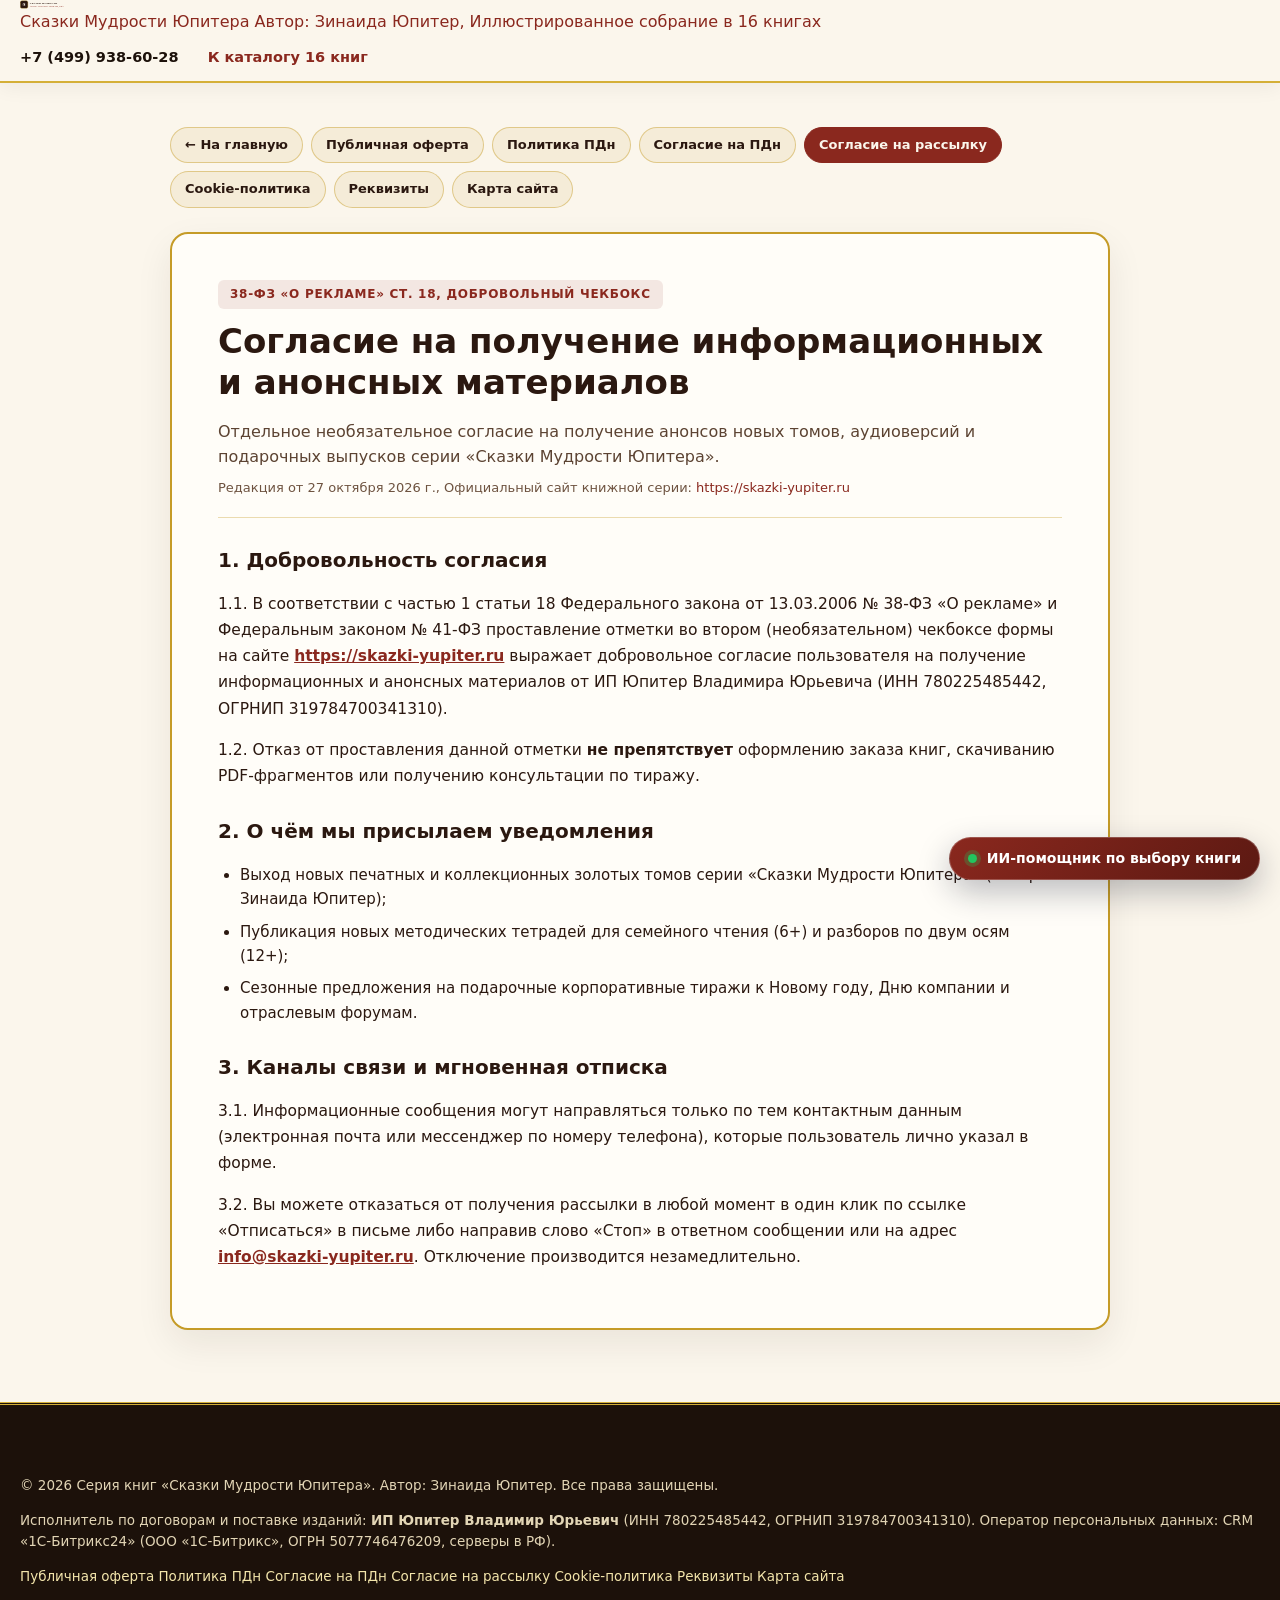
<file: consent-mailing.html>
<!DOCTYPE html>
<html lang="ru">
<head>
  <meta charset="UTF-8">
  <meta name="viewport" content="width=device-width, initial-scale=1.0">
  <title>Согласие на получение информационных и анонсных материалов: Серия книг «Сказки Мудрости Юпитера»</title>
  <meta name="description" content="Согласие на получение информационных и рекламных рассылок о книжной серии «Сказки Мудрости Юпитера» (ст. 18 Федерального закона № 38-ФЗ).">
  <meta name="robots" content="index, follow">
  <link rel="canonical" href="https://skazki-yupiter.ru/consent-mailing.html">
  <meta property="og:type" content="website">
  <meta property="og:locale" content="ru_RU">
  <meta property="og:site_name" content="Сказки Мудрости Юпитера">
  <meta property="og:title" content="Согласие на получение информационных и анонсных материалов: Сказки Мудрости Юпитера">
  <meta property="og:description" content="Согласие на получение информационных и рекламных рассылок о книжной серии «Сказки Мудрости Юпитера» (ст. 18 Федерального закона № 38-ФЗ).">
  <meta property="og:url" content="https://skazki-yupiter.ru/consent-mailing.html">
  <meta property="og:image" content="https://skazki-yupiter.ru/img/og-image.jpg">
  <meta name="theme-color" content="#FBF6EC">
  <link rel="icon" href="img/favicon.svg" type="image/svg+xml">
  <link rel="stylesheet" href="css/style.css?v=20261027">
  <link rel="stylesheet" href="css/ai-consultant.css?v=20261027">
  <style>
    .legal-shell { max-width: 980px; margin: 0 auto; padding: 44px 20px 72px; }
    .legal-nav { display: flex; flex-wrap: wrap; gap: 8px; margin-bottom: 24px; }
    .nav-pill {
      display: inline-block; padding: 7px 14px; border-radius: 999px;
      border: 1px solid rgba(197, 155, 39, 0.45); background: #F5ECD8;
      color: #2B1810; text-decoration: none; font-size: 13px; font-weight: 600;
    }
    .nav-pill.is-active, .nav-pill:hover { background: #8A281E; color: #FBF6EC; border-color: #8A281E; }
    .legal-card {
      background: #FFFDF8; border: 2px solid #C59B27; border-radius: 18px;
      padding: clamp(24px, 4vw, 46px); box-shadow: 0 14px 36px rgba(43, 24, 16, 0.08);
    }
    .legal-kicker {
      display: inline-block; padding: 5px 12px; border-radius: 6px;
      background: rgba(138, 40, 30, 0.1); color: #8A281E; font-size: 12px;
      font-weight: 700; text-transform: uppercase; letter-spacing: 0.06em; margin-bottom: 12px;
    }
    .legal-card h1 { font-size: clamp(24px, 3.2vw, 34px); margin: 0 0 10px; color: #2B1810; line-height: 1.2; }
    .legal-sub { font-size: 16px; color: #5C4332; margin-bottom: 8px; }
    .legal-meta { font-size: 13px; color: #6E5340; padding-bottom: 18px; margin-bottom: 24px; border-bottom: 1px solid rgba(197, 155, 39, 0.35); }
    .legal-body h2 { font-size: 20px; margin: 26px 0 10px; color: #2B1810; }
    .legal-body p { font-size: 15.5px; line-height: 1.68; color: #2B1810; margin-bottom: 12px; }
    .legal-body ul { padding-left: 22px; margin-bottom: 14px; }
    .legal-body li { font-size: 15px; line-height: 1.62; color: #2B1810; margin-bottom: 8px; }
    .legal-body a { color: #8A281E; text-decoration: underline; font-weight: 600; }
    .req-table { width: 100%; border-collapse: collapse; margin: 16px 0 24px; font-size: 14.5px; }
    .req-table th, .req-table td { border: 1px solid rgba(197, 155, 39, 0.5); padding: 12px 16px; text-align: left; vertical-align: top; }
    .req-table th { background: #F5ECD8; width: 34%; font-weight: 700; color: #2B1810; }
    .req-copy {
      margin-left: 8px; padding: 4px 10px; border-radius: 6px; border: 1px solid #C59B27;
      background: #FBF6EC; color: #2B1810; font-size: 12px; font-weight: 600; cursor: pointer;
    }
    .req-copy.is-done { background: #1F5C3A; border-color: #1F5C3A; color: #FFFFFF; }
    @media (max-width: 640px) {
      .req-table th, .req-table td { display: block; width: 100%; }
      .req-table th { border-bottom: none; }
    }
  </style>
  <script type="application/ld+json">{
  "@context": "https://schema.org",
  "@graph": [
    {
      "@type": "Organization",
      "@id": "https://skazki-yupiter.ru/#organization",
      "name": "Издательский проект «Сказки Мудрости Юпитера», ООО «Юпитер Групп»",
      "legalName": "ИП Юпитер Владимир Юрьевич (ИНН 780225485442, ОГРНИП 319784700341310)",
      "url": "https://skazki-yupiter.ru/",
      "telephone": "+7 (499) 938-60-28",
      "email": "info@skazki-yupiter.ru",
      "address": {
        "@type": "PostalAddress",
        "streetAddress": "проспект Вернадского, д. 92",
        "addressLocality": "Москва",
        "addressCountry": "RU"
      }
    },
    {
      "@type": "Person",
      "@id": "https://skazki-yupiter.ru/#author",
      "name": "Зинаида Юпитер",
      "jobTitle": "Автор серии «Сказки Мудрости Юпитера», доктор делового администрирования (DBA)"
    },
    {
      "@type": "WebPage",
      "@id": "https://skazki-yupiter.ru/consent-mailing.html#webpage",
      "url": "https://skazki-yupiter.ru/consent-mailing.html",
      "name": "Согласие на получение информационных и анонсных материалов: Сказки Мудрости Юпитера",
      "description": "Согласие на получение информационных и рекламных рассылок о книжной серии «Сказки Мудрости Юпитера» (ст. 18 Федерального закона № 38-ФЗ).",
      "inLanguage": "ru-RU",
      "isPartOf": {
        "@id": "https://skazki-yupiter.ru/#website"
      }
    }
  ]
}</script>
</head>
<body>
  <header class="site-header">
    <div class="container header-inner">
      <a href="index.html" class="brand" aria-label="На главную страницу Сказки Мудрости Юпитера">
        <img src="img/logo.svg" alt="Герб серии Сказки Мудрости Юпитера" class="brand-logo" width="44" height="44">
        <div class="brand-text">
          <span class="brand-title">Сказки Мудрости Юпитера</span>
          <span class="brand-sub">Автор: Зинаида Юпитер, Иллюстрированное собрание в 16 книгах</span>
        </div>
      </a>
      <div class="header-cta">
        <a href="tel:+74999386028" class="header-phone">+7 (499) 938-60-28</a>
        <a href="index.html#catalog" class="btn btn-primary btn-sm">К каталогу 16 книг</a>
      </div>
    </div>
  </header>

  <main class="legal-shell">
    <nav class="legal-nav" aria-label="Правовые документы и разделы">
      <a href="index.html" class="nav-pill">← На главную</a>
      <a href="oferta.html" class="nav-pill">Публичная оферта</a><a href="policy.html" class="nav-pill">Политика ПДн</a><a href="consent-pd.html" class="nav-pill">Согласие на ПДн</a><a href="consent-mailing.html" class="nav-pill is-active">Согласие на рассылку</a><a href="cookie-policy.html" class="nav-pill">Cookie-политика</a><a href="requisites.html" class="nav-pill">Реквизиты</a><a href="karta-sajta.html" class="nav-pill">Карта сайта</a>
    </nav>
    <article class="legal-card">
      <span class="legal-kicker">38-ФЗ «О рекламе» ст. 18, Добровольный чекбокс</span>
      <h1>Согласие на получение информационных и анонсных материалов</h1>
      <p class="legal-sub">Отдельное необязательное согласие на получение анонсов новых томов, аудиоверсий и подарочных выпусков серии «Сказки Мудрости Юпитера».</p>
      <div class="legal-meta">Редакция от <time datetime="2026-10-27">27 октября 2026 г.</time>, Официальный сайт книжной серии: <a href="https://skazki-yupiter.ru">https://skazki-yupiter.ru</a></div>
      <div class="legal-body">
        
    <h2>1. Добровольность согласия</h2>
    <p>1.1. В соответствии с частью 1 статьи 18 Федерального закона от 13.03.2006 № 38-ФЗ «О рекламе» и Федеральным законом № 41-ФЗ проставление отметки во втором (необязательном) чекбоксе формы на сайте <a href="https://skazki-yupiter.ru">https://skazki-yupiter.ru</a> выражает добровольное согласие пользователя на получение информационных и анонсных материалов от ИП Юпитер Владимира Юрьевича (ИНН 780225485442, ОГРНИП 319784700341310).</p>
    <p>1.2. Отказ от проставления данной отметки <strong>не препятствует</strong> оформлению заказа книг, скачиванию PDF-фрагментов или получению консультации по тиражу.</p>

    <h2>2. О чём мы присылаем уведомления</h2>
    <ul>
      <li>Выход новых печатных и коллекционных золотых томов серии «Сказки Мудрости Юпитера» (Автор: Зинаида Юпитер);</li>
      <li>Публикация новых методических тетрадей для семейного чтения (6+) и разборов по двум осям (12+);</li>
      <li>Сезонные предложения на подарочные корпоративные тиражи к Новому году, Дню компании и отраслевым форумам.</li>
    </ul>

    <h2>3. Каналы связи и мгновенная отписка</h2>
    <p>3.1. Информационные сообщения могут направляться только по тем контактным данным (электронная почта или мессенджер по номеру телефона), которые пользователь лично указал в форме.</p>
    <p>3.2. Вы можете отказаться от получения рассылки в любой момент в один клик по ссылке «Отписаться» в письме либо направив слово «Стоп» в ответном сообщении или на адрес <a href="mailto:info@skazki-yupiter.ru">info@skazki-yupiter.ru</a>. Отключение производится незамедлительно.</p>
    
      </div>
    </article>
  </main>

  <footer class="site-footer">
    <div class="container">
      <div class="footer-bottom">
        <div>
          <p>© <span data-year>2026</span> Серия книг «Сказки Мудрости Юпитера». Автор: Зинаида Юпитер. Все права защищены.</p>
          <p class="legal-line">Исполнитель по договорам и поставке изданий: <strong>ИП Юпитер Владимир Юрьевич</strong> (ИНН 780225485442, ОГРНИП 319784700341310). Оператор персональных данных: CRM «1С-Битрикс24» (ООО «1С-Битрикс», ОГРН 5077746476209, серверы в РФ).</p>
        </div>
        <div class="footer-links">
          <a href="oferta.html">Публичная оферта</a>
          <a href="policy.html">Политика ПДн</a>
          <a href="consent-pd.html">Согласие на ПДн</a>
          <a href="consent-mailing.html">Согласие на рассылку</a>
          <a href="cookie-policy.html">Cookie-политика</a>
          <a href="requisites.html">Реквизиты</a>
          <a href="karta-sajta.html">Карта сайта</a>
        </div>
      </div>
    </div>
  </footer>
  <script src="js/cookie.js?v=20261027" defer></script>
  <script src="js/metrika.js?v=20261027" defer></script>
  <script src="js/requisites.js?v=20261027" defer></script>
  <script src="js/ai-consultant.js?v=20261027" defer></script>
</body>
</html>
</file>
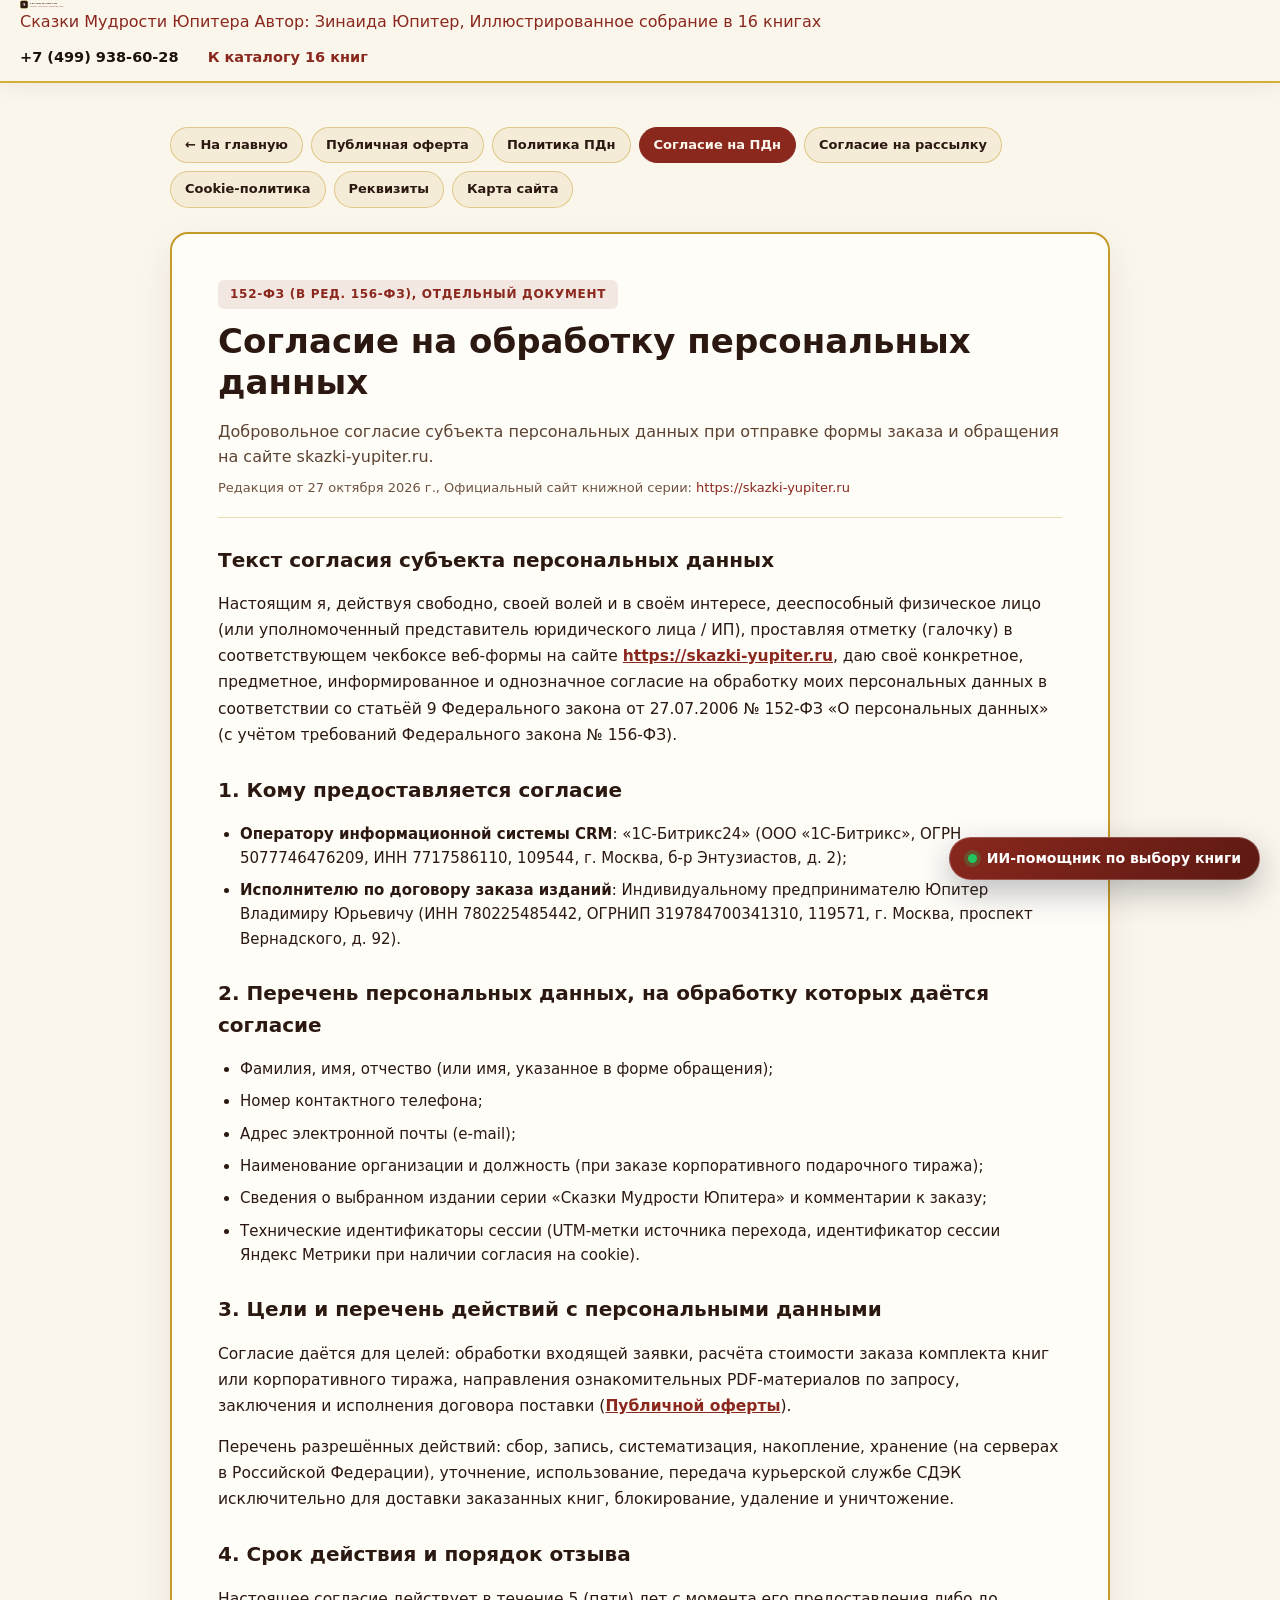
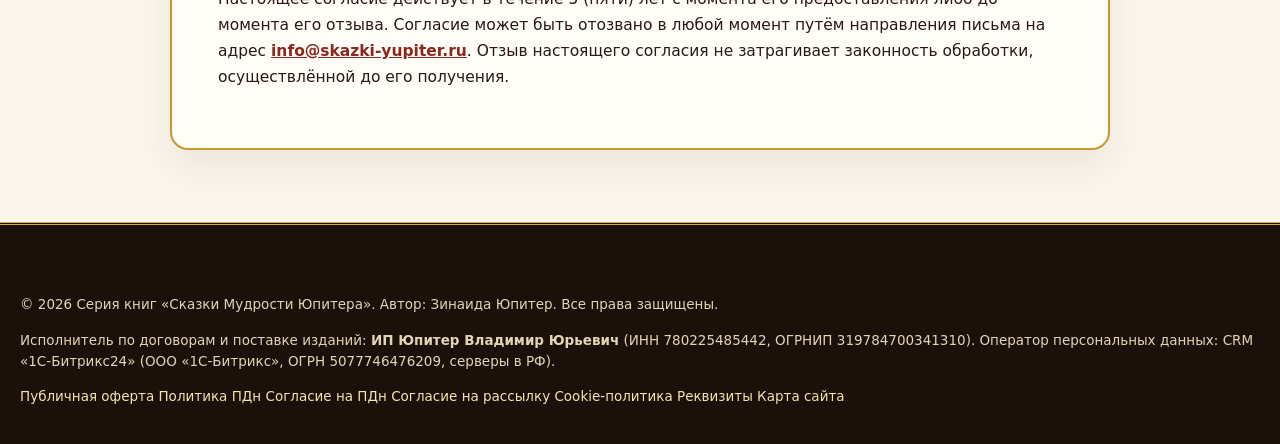
<file: consent-pd.html>
<!DOCTYPE html>
<html lang="ru">
<head>
  <meta charset="UTF-8">
  <meta name="viewport" content="width=device-width, initial-scale=1.0">
  <title>Согласие на обработку персональных данных: Серия книг «Сказки Мудрости Юпитера»</title>
  <meta name="description" content="Текст согласия на обработку персональных данных на сайте skazki-yupiter.ru в соответствии со ст. 9 Федерального закона № 152-ФЗ.">
  <meta name="robots" content="index, follow">
  <link rel="canonical" href="https://skazki-yupiter.ru/consent-pd.html">
  <meta property="og:type" content="website">
  <meta property="og:locale" content="ru_RU">
  <meta property="og:site_name" content="Сказки Мудрости Юпитера">
  <meta property="og:title" content="Согласие на обработку персональных данных: Сказки Мудрости Юпитера">
  <meta property="og:description" content="Текст согласия на обработку персональных данных на сайте skazki-yupiter.ru в соответствии со ст. 9 Федерального закона № 152-ФЗ.">
  <meta property="og:url" content="https://skazki-yupiter.ru/consent-pd.html">
  <meta property="og:image" content="https://skazki-yupiter.ru/img/og-image.jpg">
  <meta name="theme-color" content="#FBF6EC">
  <link rel="icon" href="img/favicon.svg" type="image/svg+xml">
  <link rel="stylesheet" href="css/style.css?v=20261027">
  <link rel="stylesheet" href="css/ai-consultant.css?v=20261027">
  <style>
    .legal-shell { max-width: 980px; margin: 0 auto; padding: 44px 20px 72px; }
    .legal-nav { display: flex; flex-wrap: wrap; gap: 8px; margin-bottom: 24px; }
    .nav-pill {
      display: inline-block; padding: 7px 14px; border-radius: 999px;
      border: 1px solid rgba(197, 155, 39, 0.45); background: #F5ECD8;
      color: #2B1810; text-decoration: none; font-size: 13px; font-weight: 600;
    }
    .nav-pill.is-active, .nav-pill:hover { background: #8A281E; color: #FBF6EC; border-color: #8A281E; }
    .legal-card {
      background: #FFFDF8; border: 2px solid #C59B27; border-radius: 18px;
      padding: clamp(24px, 4vw, 46px); box-shadow: 0 14px 36px rgba(43, 24, 16, 0.08);
    }
    .legal-kicker {
      display: inline-block; padding: 5px 12px; border-radius: 6px;
      background: rgba(138, 40, 30, 0.1); color: #8A281E; font-size: 12px;
      font-weight: 700; text-transform: uppercase; letter-spacing: 0.06em; margin-bottom: 12px;
    }
    .legal-card h1 { font-size: clamp(24px, 3.2vw, 34px); margin: 0 0 10px; color: #2B1810; line-height: 1.2; }
    .legal-sub { font-size: 16px; color: #5C4332; margin-bottom: 8px; }
    .legal-meta { font-size: 13px; color: #6E5340; padding-bottom: 18px; margin-bottom: 24px; border-bottom: 1px solid rgba(197, 155, 39, 0.35); }
    .legal-body h2 { font-size: 20px; margin: 26px 0 10px; color: #2B1810; }
    .legal-body p { font-size: 15.5px; line-height: 1.68; color: #2B1810; margin-bottom: 12px; }
    .legal-body ul { padding-left: 22px; margin-bottom: 14px; }
    .legal-body li { font-size: 15px; line-height: 1.62; color: #2B1810; margin-bottom: 8px; }
    .legal-body a { color: #8A281E; text-decoration: underline; font-weight: 600; }
    .req-table { width: 100%; border-collapse: collapse; margin: 16px 0 24px; font-size: 14.5px; }
    .req-table th, .req-table td { border: 1px solid rgba(197, 155, 39, 0.5); padding: 12px 16px; text-align: left; vertical-align: top; }
    .req-table th { background: #F5ECD8; width: 34%; font-weight: 700; color: #2B1810; }
    .req-copy {
      margin-left: 8px; padding: 4px 10px; border-radius: 6px; border: 1px solid #C59B27;
      background: #FBF6EC; color: #2B1810; font-size: 12px; font-weight: 600; cursor: pointer;
    }
    .req-copy.is-done { background: #1F5C3A; border-color: #1F5C3A; color: #FFFFFF; }
    @media (max-width: 640px) {
      .req-table th, .req-table td { display: block; width: 100%; }
      .req-table th { border-bottom: none; }
    }
  </style>
  <script type="application/ld+json">{
  "@context": "https://schema.org",
  "@graph": [
    {
      "@type": "Organization",
      "@id": "https://skazki-yupiter.ru/#organization",
      "name": "Издательский проект «Сказки Мудрости Юпитера», ООО «Юпитер Групп»",
      "legalName": "ИП Юпитер Владимир Юрьевич (ИНН 780225485442, ОГРНИП 319784700341310)",
      "url": "https://skazki-yupiter.ru/",
      "telephone": "+7 (499) 938-60-28",
      "email": "info@skazki-yupiter.ru",
      "address": {
        "@type": "PostalAddress",
        "streetAddress": "проспект Вернадского, д. 92",
        "addressLocality": "Москва",
        "addressCountry": "RU"
      }
    },
    {
      "@type": "Person",
      "@id": "https://skazki-yupiter.ru/#author",
      "name": "Зинаида Юпитер",
      "jobTitle": "Автор серии «Сказки Мудрости Юпитера», доктор делового администрирования (DBA)"
    },
    {
      "@type": "WebPage",
      "@id": "https://skazki-yupiter.ru/consent-pd.html#webpage",
      "url": "https://skazki-yupiter.ru/consent-pd.html",
      "name": "Согласие на обработку персональных данных: Сказки Мудрости Юпитера",
      "description": "Текст согласия на обработку персональных данных на сайте skazki-yupiter.ru в соответствии со ст. 9 Федерального закона № 152-ФЗ.",
      "inLanguage": "ru-RU",
      "isPartOf": {
        "@id": "https://skazki-yupiter.ru/#website"
      }
    }
  ]
}</script>
</head>
<body>
  <header class="site-header">
    <div class="container header-inner">
      <a href="index.html" class="brand" aria-label="На главную страницу Сказки Мудрости Юпитера">
        <img src="img/logo.svg" alt="Герб серии Сказки Мудрости Юпитера" class="brand-logo" width="44" height="44">
        <div class="brand-text">
          <span class="brand-title">Сказки Мудрости Юпитера</span>
          <span class="brand-sub">Автор: Зинаида Юпитер, Иллюстрированное собрание в 16 книгах</span>
        </div>
      </a>
      <div class="header-cta">
        <a href="tel:+74999386028" class="header-phone">+7 (499) 938-60-28</a>
        <a href="index.html#catalog" class="btn btn-primary btn-sm">К каталогу 16 книг</a>
      </div>
    </div>
  </header>

  <main class="legal-shell">
    <nav class="legal-nav" aria-label="Правовые документы и разделы">
      <a href="index.html" class="nav-pill">← На главную</a>
      <a href="oferta.html" class="nav-pill">Публичная оферта</a><a href="policy.html" class="nav-pill">Политика ПДн</a><a href="consent-pd.html" class="nav-pill is-active">Согласие на ПДн</a><a href="consent-mailing.html" class="nav-pill">Согласие на рассылку</a><a href="cookie-policy.html" class="nav-pill">Cookie-политика</a><a href="requisites.html" class="nav-pill">Реквизиты</a><a href="karta-sajta.html" class="nav-pill">Карта сайта</a>
    </nav>
    <article class="legal-card">
      <span class="legal-kicker">152-ФЗ (в ред. 156-ФЗ), Отдельный документ</span>
      <h1>Согласие на обработку персональных данных</h1>
      <p class="legal-sub">Добровольное согласие субъекта персональных данных при отправке формы заказа и обращения на сайте skazki-yupiter.ru.</p>
      <div class="legal-meta">Редакция от <time datetime="2026-10-27">27 октября 2026 г.</time>, Официальный сайт книжной серии: <a href="https://skazki-yupiter.ru">https://skazki-yupiter.ru</a></div>
      <div class="legal-body">
        
    <h2>Текст согласия субъекта персональных данных</h2>
    <p>Настоящим я, действуя свободно, своей волей и в своём интересе, дееспособный физическое лицо (или уполномоченный представитель юридического лица / ИП), проставляя отметку (галочку) в соответствующем чекбоксе веб-формы на сайте <a href="https://skazki-yupiter.ru">https://skazki-yupiter.ru</a>, даю своё конкретное, предметное, информированное и однозначное согласие на обработку моих персональных данных в соответствии со статьёй 9 Федерального закона от 27.07.2006 № 152-ФЗ «О персональных данных» (с учётом требований Федерального закона № 156-ФЗ).</p>

    <h2>1. Кому предоставляется согласие</h2>
    <ul>
      <li><strong>Оператору информационной системы CRM</strong>: «1С-Битрикс24» (ООО «1С-Битрикс», ОГРН 5077746476209, ИНН 7717586110, 109544, г. Москва, б-р Энтузиастов, д. 2);</li>
      <li><strong>Исполнителю по договору заказа изданий</strong>: Индивидуальному предпринимателю Юпитер Владимиру Юрьевичу (ИНН 780225485442, ОГРНИП 319784700341310, 119571, г. Москва, проспект Вернадского, д. 92).</li>
    </ul>

    <h2>2. Перечень персональных данных, на обработку которых даётся согласие</h2>
    <ul>
      <li>Фамилия, имя, отчество (или имя, указанное в форме обращения);</li>
      <li>Номер контактного телефона;</li>
      <li>Адрес электронной почты (e-mail);</li>
      <li>Наименование организации и должность (при заказе корпоративного подарочного тиража);</li>
      <li>Сведения о выбранном издании серии «Сказки Мудрости Юпитера» и комментарии к заказу;</li>
      <li>Технические идентификаторы сессии (UTM-метки источника перехода, идентификатор сессии Яндекс Метрики при наличии согласия на cookie).</li>
    </ul>

    <h2>3. Цели и перечень действий с персональными данными</h2>
    <p>Согласие даётся для целей: обработки входящей заявки, расчёта стоимости заказа комплекта книг или корпоративного тиража, направления ознакомительных PDF-материалов по запросу, заключения и исполнения договора поставки (<a href="oferta.html">Публичной оферты</a>).</p>
    <p>Перечень разрешённых действий: сбор, запись, систематизация, накопление, хранение (на серверах в Российской Федерации), уточнение, использование, передача курьерской службе СДЭК исключительно для доставки заказанных книг, блокирование, удаление и уничтожение.</p>

    <h2>4. Срок действия и порядок отзыва</h2>
    <p>Настоящее согласие действует в течение 5 (пяти) лет с момента его предоставления либо до момента его отзыва. Согласие может быть отозвано в любой момент путём направления письма на адрес <a href="mailto:info@skazki-yupiter.ru">info@skazki-yupiter.ru</a>. Отзыв настоящего согласия не затрагивает законность обработки, осуществлённой до его получения.</p>
    
      </div>
    </article>
  </main>

  <footer class="site-footer">
    <div class="container">
      <div class="footer-bottom">
        <div>
          <p>© <span data-year>2026</span> Серия книг «Сказки Мудрости Юпитера». Автор: Зинаида Юпитер. Все права защищены.</p>
          <p class="legal-line">Исполнитель по договорам и поставке изданий: <strong>ИП Юпитер Владимир Юрьевич</strong> (ИНН 780225485442, ОГРНИП 319784700341310). Оператор персональных данных: CRM «1С-Битрикс24» (ООО «1С-Битрикс», ОГРН 5077746476209, серверы в РФ).</p>
        </div>
        <div class="footer-links">
          <a href="oferta.html">Публичная оферта</a>
          <a href="policy.html">Политика ПДн</a>
          <a href="consent-pd.html">Согласие на ПДн</a>
          <a href="consent-mailing.html">Согласие на рассылку</a>
          <a href="cookie-policy.html">Cookie-политика</a>
          <a href="requisites.html">Реквизиты</a>
          <a href="karta-sajta.html">Карта сайта</a>
        </div>
      </div>
    </div>
  </footer>
  <script src="js/cookie.js?v=20261027" defer></script>
  <script src="js/metrika.js?v=20261027" defer></script>
  <script src="js/requisites.js?v=20261027" defer></script>
  <script src="js/ai-consultant.js?v=20261027" defer></script>
</body>
</html>
</file>
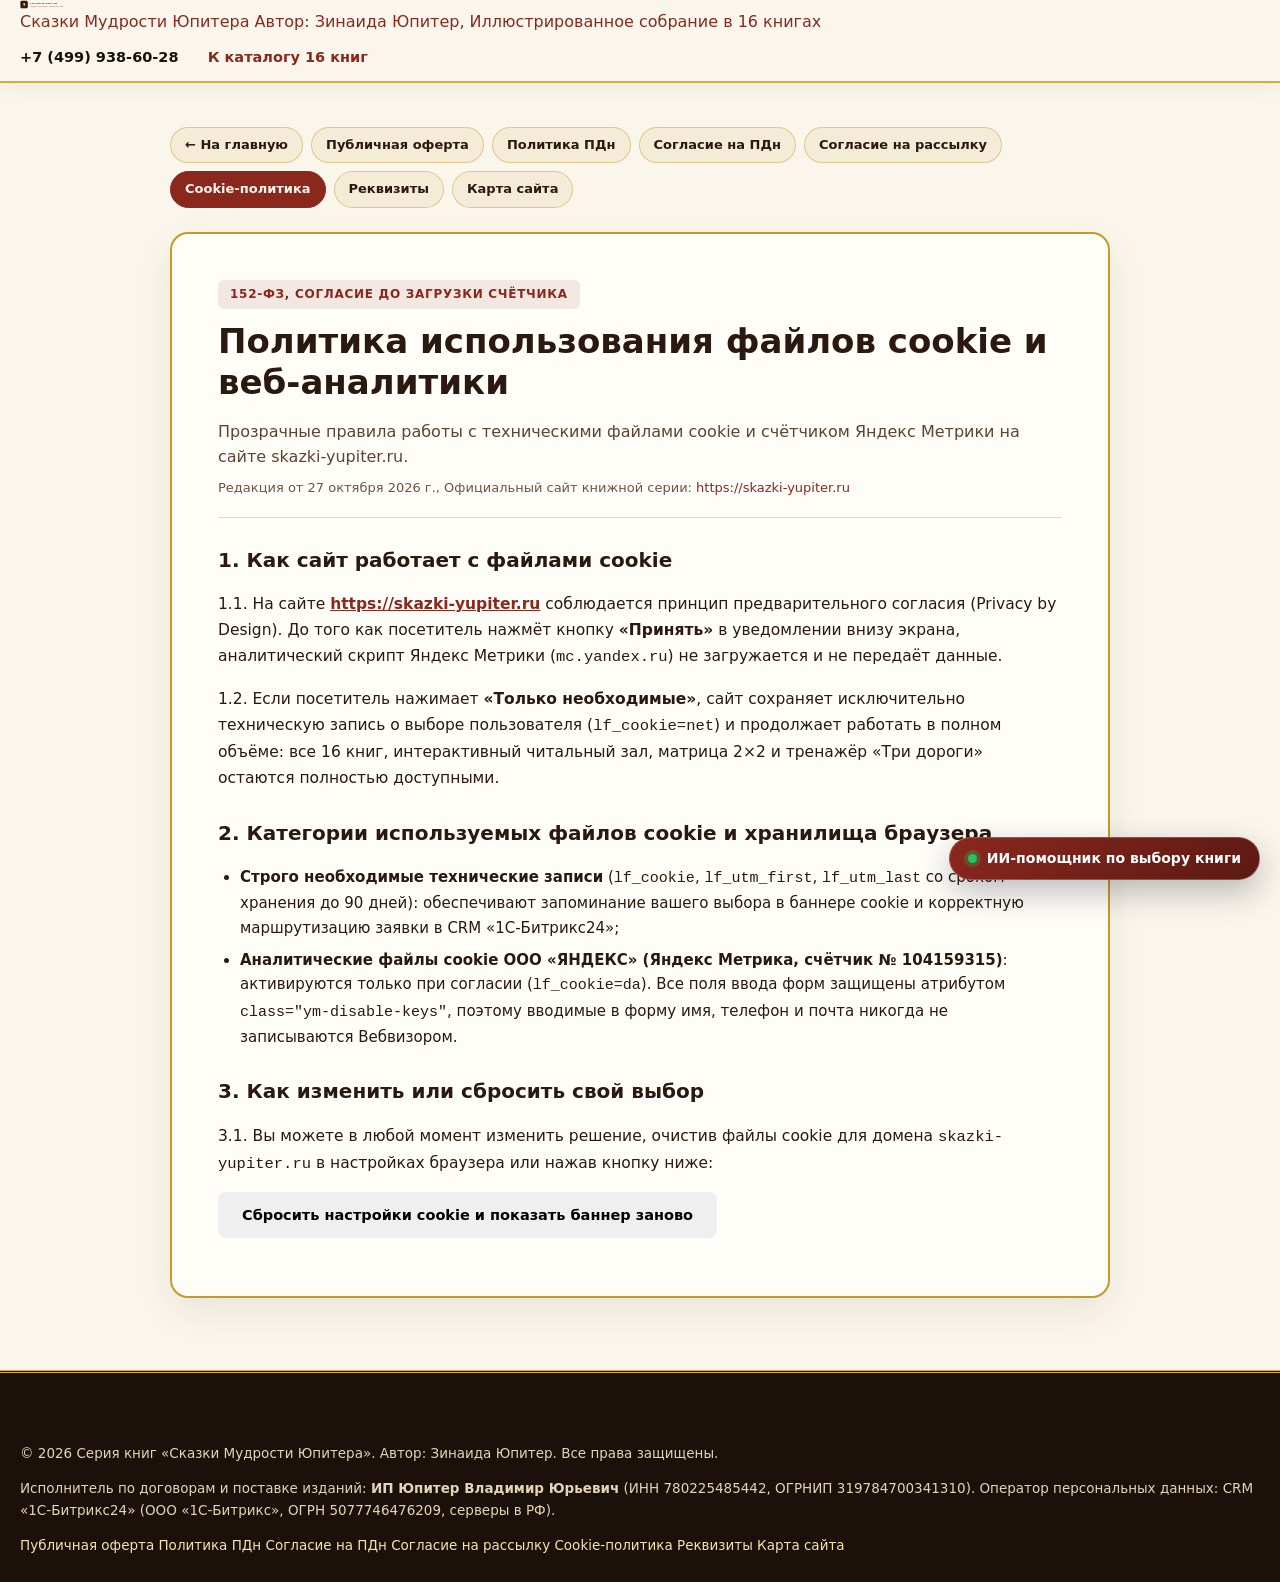
<file: cookie-policy.html>
<!DOCTYPE html>
<html lang="ru">
<head>
  <meta charset="UTF-8">
  <meta name="viewport" content="width=device-width, initial-scale=1.0">
  <title>Политика использования файлов cookie и веб-аналитики: Серия книг «Сказки Мудрости Юпитера»</title>
  <meta name="description" content="Политика использования файлов cookie и веб-аналитики Яндекс Метрика на сайте книжной серии «Сказки Мудрости Юпитера» (skazki-yupiter.ru).">
  <meta name="robots" content="index, follow">
  <link rel="canonical" href="https://skazki-yupiter.ru/cookie-policy.html">
  <meta property="og:type" content="website">
  <meta property="og:locale" content="ru_RU">
  <meta property="og:site_name" content="Сказки Мудрости Юпитера">
  <meta property="og:title" content="Политика использования файлов cookie и веб-аналитики: Сказки Мудрости Юпитера">
  <meta property="og:description" content="Политика использования файлов cookie и веб-аналитики Яндекс Метрика на сайте книжной серии «Сказки Мудрости Юпитера» (skazki-yupiter.ru).">
  <meta property="og:url" content="https://skazki-yupiter.ru/cookie-policy.html">
  <meta property="og:image" content="https://skazki-yupiter.ru/img/og-image.jpg">
  <meta name="theme-color" content="#FBF6EC">
  <link rel="icon" href="img/favicon.svg" type="image/svg+xml">
  <link rel="stylesheet" href="css/style.css?v=20261027">
  <link rel="stylesheet" href="css/ai-consultant.css?v=20261027">
  <style>
    .legal-shell { max-width: 980px; margin: 0 auto; padding: 44px 20px 72px; }
    .legal-nav { display: flex; flex-wrap: wrap; gap: 8px; margin-bottom: 24px; }
    .nav-pill {
      display: inline-block; padding: 7px 14px; border-radius: 999px;
      border: 1px solid rgba(197, 155, 39, 0.45); background: #F5ECD8;
      color: #2B1810; text-decoration: none; font-size: 13px; font-weight: 600;
    }
    .nav-pill.is-active, .nav-pill:hover { background: #8A281E; color: #FBF6EC; border-color: #8A281E; }
    .legal-card {
      background: #FFFDF8; border: 2px solid #C59B27; border-radius: 18px;
      padding: clamp(24px, 4vw, 46px); box-shadow: 0 14px 36px rgba(43, 24, 16, 0.08);
    }
    .legal-kicker {
      display: inline-block; padding: 5px 12px; border-radius: 6px;
      background: rgba(138, 40, 30, 0.1); color: #8A281E; font-size: 12px;
      font-weight: 700; text-transform: uppercase; letter-spacing: 0.06em; margin-bottom: 12px;
    }
    .legal-card h1 { font-size: clamp(24px, 3.2vw, 34px); margin: 0 0 10px; color: #2B1810; line-height: 1.2; }
    .legal-sub { font-size: 16px; color: #5C4332; margin-bottom: 8px; }
    .legal-meta { font-size: 13px; color: #6E5340; padding-bottom: 18px; margin-bottom: 24px; border-bottom: 1px solid rgba(197, 155, 39, 0.35); }
    .legal-body h2 { font-size: 20px; margin: 26px 0 10px; color: #2B1810; }
    .legal-body p { font-size: 15.5px; line-height: 1.68; color: #2B1810; margin-bottom: 12px; }
    .legal-body ul { padding-left: 22px; margin-bottom: 14px; }
    .legal-body li { font-size: 15px; line-height: 1.62; color: #2B1810; margin-bottom: 8px; }
    .legal-body a { color: #8A281E; text-decoration: underline; font-weight: 600; }
    .req-table { width: 100%; border-collapse: collapse; margin: 16px 0 24px; font-size: 14.5px; }
    .req-table th, .req-table td { border: 1px solid rgba(197, 155, 39, 0.5); padding: 12px 16px; text-align: left; vertical-align: top; }
    .req-table th { background: #F5ECD8; width: 34%; font-weight: 700; color: #2B1810; }
    .req-copy {
      margin-left: 8px; padding: 4px 10px; border-radius: 6px; border: 1px solid #C59B27;
      background: #FBF6EC; color: #2B1810; font-size: 12px; font-weight: 600; cursor: pointer;
    }
    .req-copy.is-done { background: #1F5C3A; border-color: #1F5C3A; color: #FFFFFF; }
    @media (max-width: 640px) {
      .req-table th, .req-table td { display: block; width: 100%; }
      .req-table th { border-bottom: none; }
    }
  </style>
  <script type="application/ld+json">{
  "@context": "https://schema.org",
  "@graph": [
    {
      "@type": "Organization",
      "@id": "https://skazki-yupiter.ru/#organization",
      "name": "Издательский проект «Сказки Мудрости Юпитера», ООО «Юпитер Групп»",
      "legalName": "ИП Юпитер Владимир Юрьевич (ИНН 780225485442, ОГРНИП 319784700341310)",
      "url": "https://skazki-yupiter.ru/",
      "telephone": "+7 (499) 938-60-28",
      "email": "info@skazki-yupiter.ru",
      "address": {
        "@type": "PostalAddress",
        "streetAddress": "проспект Вернадского, д. 92",
        "addressLocality": "Москва",
        "addressCountry": "RU"
      }
    },
    {
      "@type": "Person",
      "@id": "https://skazki-yupiter.ru/#author",
      "name": "Зинаида Юпитер",
      "jobTitle": "Автор серии «Сказки Мудрости Юпитера», доктор делового администрирования (DBA)"
    },
    {
      "@type": "WebPage",
      "@id": "https://skazki-yupiter.ru/cookie-policy.html#webpage",
      "url": "https://skazki-yupiter.ru/cookie-policy.html",
      "name": "Политика использования файлов cookie и веб-аналитики: Сказки Мудрости Юпитера",
      "description": "Политика использования файлов cookie и веб-аналитики Яндекс Метрика на сайте книжной серии «Сказки Мудрости Юпитера» (skazki-yupiter.ru).",
      "inLanguage": "ru-RU",
      "isPartOf": {
        "@id": "https://skazki-yupiter.ru/#website"
      }
    }
  ]
}</script>
</head>
<body>
  <header class="site-header">
    <div class="container header-inner">
      <a href="index.html" class="brand" aria-label="На главную страницу Сказки Мудрости Юпитера">
        <img src="img/logo.svg" alt="Герб серии Сказки Мудрости Юпитера" class="brand-logo" width="44" height="44">
        <div class="brand-text">
          <span class="brand-title">Сказки Мудрости Юпитера</span>
          <span class="brand-sub">Автор: Зинаида Юпитер, Иллюстрированное собрание в 16 книгах</span>
        </div>
      </a>
      <div class="header-cta">
        <a href="tel:+74999386028" class="header-phone">+7 (499) 938-60-28</a>
        <a href="index.html#catalog" class="btn btn-primary btn-sm">К каталогу 16 книг</a>
      </div>
    </div>
  </header>

  <main class="legal-shell">
    <nav class="legal-nav" aria-label="Правовые документы и разделы">
      <a href="index.html" class="nav-pill">← На главную</a>
      <a href="oferta.html" class="nav-pill">Публичная оферта</a><a href="policy.html" class="nav-pill">Политика ПДн</a><a href="consent-pd.html" class="nav-pill">Согласие на ПДн</a><a href="consent-mailing.html" class="nav-pill">Согласие на рассылку</a><a href="cookie-policy.html" class="nav-pill is-active">Cookie-политика</a><a href="requisites.html" class="nav-pill">Реквизиты</a><a href="karta-sajta.html" class="nav-pill">Карта сайта</a>
    </nav>
    <article class="legal-card">
      <span class="legal-kicker">152-ФЗ, Согласие до загрузки счётчика</span>
      <h1>Политика использования файлов cookie и веб-аналитики</h1>
      <p class="legal-sub">Прозрачные правила работы с техническими файлами cookie и счётчиком Яндекс Метрики на сайте skazki-yupiter.ru.</p>
      <div class="legal-meta">Редакция от <time datetime="2026-10-27">27 октября 2026 г.</time>, Официальный сайт книжной серии: <a href="https://skazki-yupiter.ru">https://skazki-yupiter.ru</a></div>
      <div class="legal-body">
        
    <h2>1. Как сайт работает с файлами cookie</h2>
    <p>1.1. На сайте <a href="https://skazki-yupiter.ru">https://skazki-yupiter.ru</a> соблюдается принцип предварительного согласия (Privacy by Design). До того как посетитель нажмёт кнопку <strong>«Принять»</strong> в уведомлении внизу экрана, аналитический скрипт Яндекс Метрики (<code>mc.yandex.ru</code>) не загружается и не передаёт данные.</p>
    <p>1.2. Если посетитель нажимает <strong>«Только необходимые»</strong>, сайт сохраняет исключительно техническую запись о выборе пользователя (<code>lf_cookie=net</code>) и продолжает работать в полном объёме: все 16 книг, интерактивный читальный зал, матрица 2×2 и тренажёр «Три дороги» остаются полностью доступными.</p>

    <h2>2. Категории используемых файлов cookie и хранилища браузера</h2>
    <ul>
      <li><strong>Строго необходимые технические записи</strong> (<code>lf_cookie</code>, <code>lf_utm_first</code>, <code>lf_utm_last</code> со сроком хранения до 90 дней): обеспечивают запоминание вашего выбора в баннере cookie и корректную маршрутизацию заявки в CRM «1С-Битрикс24»;</li>
      <li><strong>Аналитические файлы cookie ООО «ЯНДЕКС» (Яндекс Метрика, счётчик № 104159315)</strong>: активируются только при согласии (<code>lf_cookie=da</code>). Все поля ввода форм защищены атрибутом <code>class="ym-disable-keys"</code>, поэтому вводимые в форму имя, телефон и почта никогда не записываются Вебвизором.</li>
    </ul>

    <h2>3. Как изменить или сбросить свой выбор</h2>
    <p>3.1. Вы можете в любой момент изменить решение, очистив файлы cookie для домена <code>skazki-yupiter.ru</code> в настройках браузера или нажав кнопку ниже:</p>
    <p><button type="button" class="btn btn-outline btn-sm" onclick="localStorage.removeItem('lf_cookie');document.cookie='lf_cookie=;expires=Thu, 01 Jan 1970 00:00:00 GMT;path=/';location.reload();">Сбросить настройки cookie и показать баннер заново</button></p>
    
      </div>
    </article>
  </main>

  <footer class="site-footer">
    <div class="container">
      <div class="footer-bottom">
        <div>
          <p>© <span data-year>2026</span> Серия книг «Сказки Мудрости Юпитера». Автор: Зинаида Юпитер. Все права защищены.</p>
          <p class="legal-line">Исполнитель по договорам и поставке изданий: <strong>ИП Юпитер Владимир Юрьевич</strong> (ИНН 780225485442, ОГРНИП 319784700341310). Оператор персональных данных: CRM «1С-Битрикс24» (ООО «1С-Битрикс», ОГРН 5077746476209, серверы в РФ).</p>
        </div>
        <div class="footer-links">
          <a href="oferta.html">Публичная оферта</a>
          <a href="policy.html">Политика ПДн</a>
          <a href="consent-pd.html">Согласие на ПДн</a>
          <a href="consent-mailing.html">Согласие на рассылку</a>
          <a href="cookie-policy.html">Cookie-политика</a>
          <a href="requisites.html">Реквизиты</a>
          <a href="karta-sajta.html">Карта сайта</a>
        </div>
      </div>
    </div>
  </footer>
  <script src="js/cookie.js?v=20261027" defer></script>
  <script src="js/metrika.js?v=20261027" defer></script>
  <script src="js/requisites.js?v=20261027" defer></script>
  <script src="js/ai-consultant.js?v=20261027" defer></script>
</body>
</html>
</file>
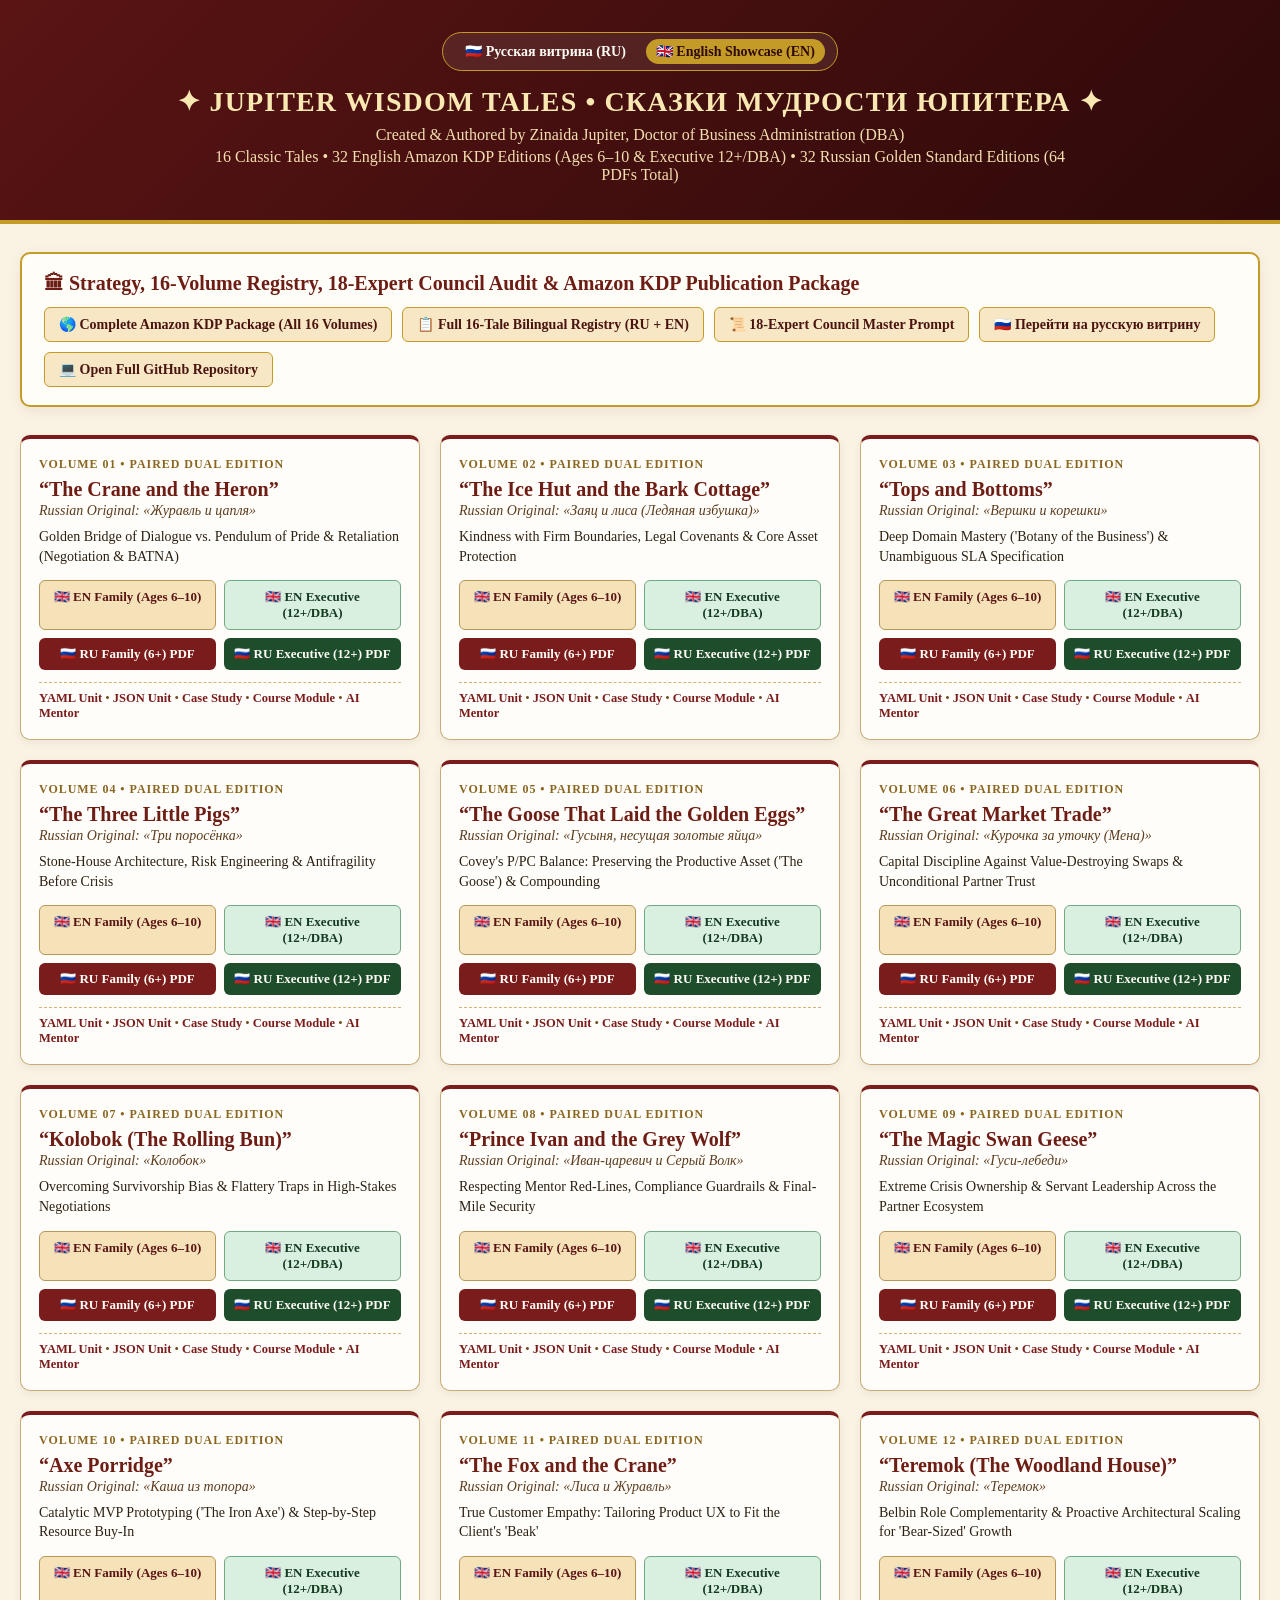
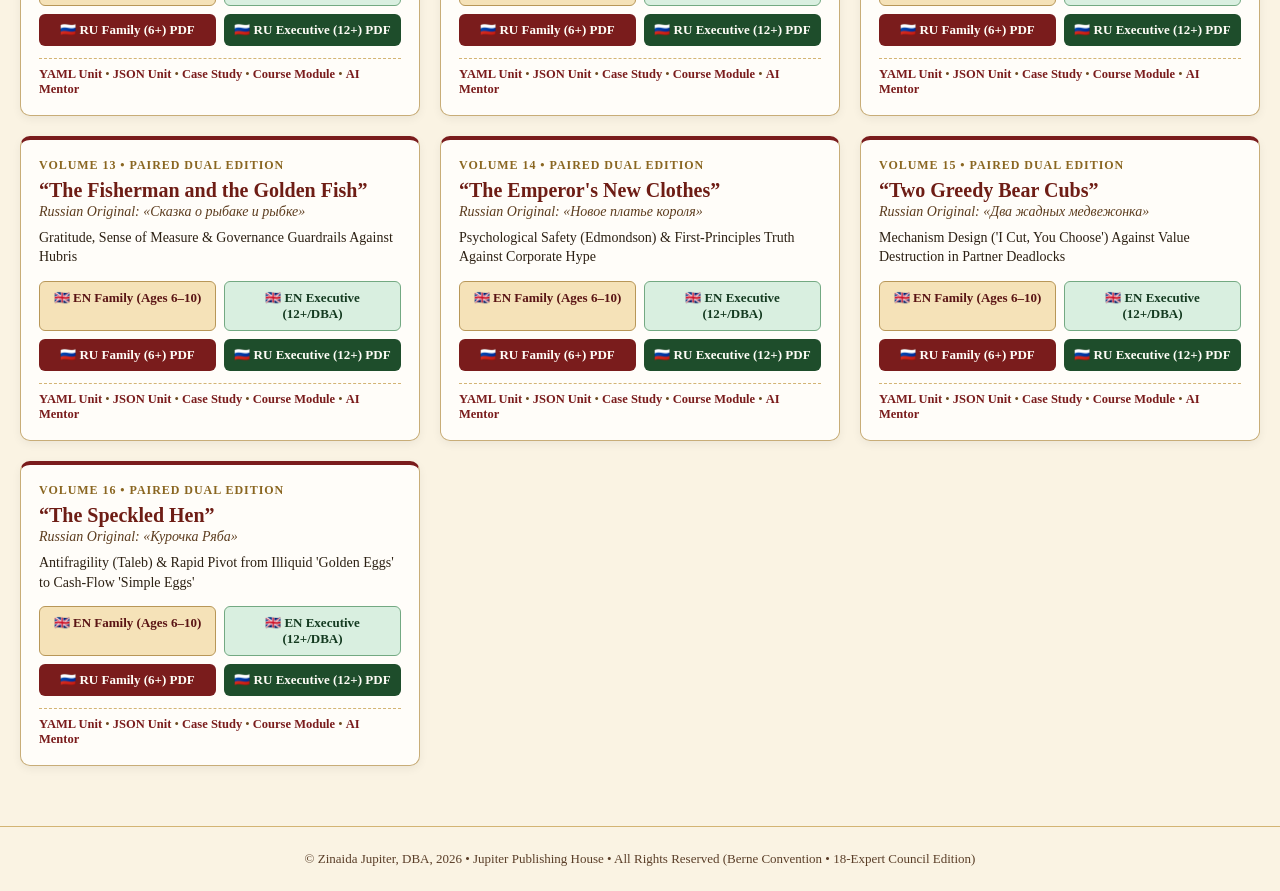
<file: en.html>
<!DOCTYPE html>
<html lang="en">
<head>
  <meta charset="UTF-8">
  <meta name="viewport" content="width=device-width, initial-scale=1.0">
  <title>Jupiter Wisdom Tales — Zinaida Jupiter, DBA | 16 Volumes (64 PDF Books: EN Amazon KDP + RU)</title>
  <style>
    body {
      margin: 0;
      font-family: 'Georgia', serif;
      background: #FAF3E3;
      color: #23170B;
    }
    header {
      background: linear-gradient(135deg, #5A1414 0%, #2E0909 100%);
      color: #F9E8B2;
      padding: 32px 20px;
      text-align: center;
      border-bottom: 4px solid #C59B27;
    }
    .lang-switch {
      display: inline-flex;
      gap: 10px;
      margin-bottom: 14px;
      background: rgba(255,255,255,0.08);
      padding: 6px 12px;
      border-radius: 20px;
      border: 1px solid #C59B27;
    }
    .lang-switch a {
      color: #FFFDF7;
      text-decoration: none;
      font-size: 14px;
      font-weight: bold;
      padding: 4px 10px;
      border-radius: 14px;
    }
    .lang-switch a.active {
      background: #C59B27;
      color: #2E0909;
    }
    header h1 {
      margin: 0 0 8px 0;
      font-size: 28px;
      letter-spacing: 0.04em;
    }
    header p {
      margin: 4px auto;
      max-width: 860px;
      font-size: 16px;
      color: #F4DFB0;
    }
    .container {
      max-width: 1240px;
      margin: 0 auto;
      padding: 28px 20px 60px;
    }
    .top-docs {
      background: #FFFDF7;
      border: 2px solid #C59B27;
      border-radius: 10px;
      padding: 18px 22px;
      margin-bottom: 28px;
      box-shadow: 0 4px 14px rgba(90, 20, 20, 0.08);
    }
    .top-docs h2 {
      margin: 0 0 12px 0;
      color: #6E1D15;
      font-size: 20px;
    }
    .doc-links {
      display: flex;
      flex-wrap: wrap;
      gap: 10px;
    }
    .doc-links a {
      background: #F7E7C4;
      color: #4A1410;
      text-decoration: none;
      padding: 8px 14px;
      border-radius: 6px;
      border: 1px solid #C59B27;
      font-size: 14px;
      font-weight: bold;
    }
    .doc-links a:hover {
      background: #EED294;
    }
    .grid {
      display: grid;
      grid-template-columns: repeat(auto-fill, minmax(360px, 1fr));
      gap: 20px;
    }
    .card {
      background: #FFFDF9;
      border: 1.5px solid #C8AD78;
      border-top: 4px solid #7A1C1C;
      border-radius: 10px;
      padding: 18px;
      display: flex;
      flex-direction: column;
      justify-content: space-between;
      box-shadow: 0 3px 10px rgba(0,0,0,0.06);
    }
    .card-badge {
      font-size: 12px;
      font-weight: bold;
      color: #8A6621;
      text-transform: uppercase;
      letter-spacing: 0.08em;
    }
    .card h3 {
      margin: 6px 0 2px 0;
      font-size: 20px;
      color: #6E1D15;
    }
    .en-sub {
      font-style: italic;
      color: #5C3C1E;
      font-size: 14px;
      margin-bottom: 8px;
    }
    .desc {
      font-size: 14px;
      line-height: 1.4;
      color: #2C2013;
      margin: 0 0 14px 0;
    }
    .btn-group {
      display: grid;
      grid-template-columns: 1fr 1fr;
      gap: 8px;
      margin-bottom: 12px;
    }
    .btn {
      display: block;
      text-align: center;
      text-decoration: none;
      padding: 8px 10px;
      border-radius: 6px;
      font-size: 13px;
      font-weight: bold;
    }
    .btn-ru-fam {
      background: #7A1C1C;
      color: #FFFDF7;
    }
    .btn-ru-mgmt {
      background: #1E4D2B;
      color: #FFFDF7;
    }
    .btn-en-fam {
      background: #F5E2B8;
      color: #5A1414;
      border: 1px solid #B89758;
    }
    .btn-en-mgmt {
      background: #D9EFE0;
      color: #143A20;
      border: 1px solid #73A982;
    }
    .meta-links {
      font-size: 12.5px;
      border-top: 1px dashed #D3B474;
      padding-top: 8px;
      color: #6E4E23;
    }
    .meta-links a {
      color: #7A1C1C;
      text-decoration: none;
      font-weight: bold;
    }
    footer {
      text-align: center;
      padding: 24px;
      font-size: 13px;
      color: #5A3E28;
      border-top: 1px solid #D3B474;
    }
</style>
</head>
<body>
  <header>
    <div class="lang-switch">
      <a href="index.html">🇷🇺 Русская витрина (RU)</a>
      <a href="en.html" class="active">🇬🇧 English Showcase (EN)</a>
    </div>
    <h1>✦ JUPITER WISDOM TALES • СКАЗКИ МУДРОСТИ ЮПИТЕРА ✦</h1>
    <p>Created & Authored by Zinaida Jupiter, Doctor of Business Administration (DBA)</p>
    <p>16 Classic Tales • 32 English Amazon KDP Editions (Ages 6–10 & Executive 12+/DBA) • 32 Russian Golden Standard Editions (64 PDFs Total)</p>
  </header>
  <div class="container">
    <div class="top-docs">
      <h2>🏛 Strategy, 16-Volume Registry, 18-Expert Council Audit & Amazon KDP Publication Package</h2>
      <div class="doc-links">
        <a href="03_%D0%9E%D0%B1%D1%80%D0%B0%D0%B7%D1%86%D1%8B_%D0%9A%D0%BD%D0%B8%D0%B3_EN_%D0%B8_%D0%91%D0%A0%D0%98%D0%9A%D0%A1/%D0%9F%D0%BE%D0%BB%D0%BD%D1%8B%D0%B9_%D0%9F%D0%B0%D0%BA%D0%B5%D1%82_%D0%9F%D1%83%D0%B1%D0%BB%D0%B8%D0%BA%D0%B0%D1%86%D0%B8%D0%B8_Amazon_KDP_%D0%92%D1%81%D0%B5_16_%D0%9A%D0%BD%D0%B8%D0%B3.md" target="_blank">🌎 Complete Amazon KDP Package (All 16 Volumes)</a>
        <a href="01_%D0%A1%D1%82%D1%80%D0%B0%D1%82%D0%B5%D0%B3%D0%B8%D1%8F_%D0%90%D0%BB%D0%B3%D0%BE%D1%80%D0%B8%D1%82%D0%BC%D1%8B_%D0%B8_%D0%9A%D0%B0%D1%82%D0%B0%D0%BB%D0%BE%D0%B3/%D0%A0%D0%B5%D0%B5%D1%81%D1%82%D1%80_16_%D0%A1%D0%BA%D0%B0%D0%B7%D0%BE%D0%BA_%D0%A1%D0%B2%D0%B5%D1%80%D0%BA%D0%B0_RU_EN.md" target="_blank">📋 Full 16-Tale Bilingual Registry (RU + EN)</a>
        <a href="01_%D0%A1%D1%82%D1%80%D0%B0%D1%82%D0%B5%D0%B3%D0%B8%D1%8F_%D0%90%D0%BB%D0%B3%D0%BE%D1%80%D0%B8%D1%82%D0%BC%D1%8B_%D0%B8_%D0%9A%D0%B0%D1%82%D0%B0%D0%BB%D0%BE%D0%B3/%D0%98%D0%B4%D0%B5%D0%B0%D0%BB%D1%8C%D0%BD%D1%8B%D0%B9_%D0%9C%D0%B0%D1%81%D1%82%D0%B5%D1%80_%D0%9F%D1%80%D0%BE%D0%BC%D0%BF%D1%82_%D0%A1%D0%BE%D0%B2%D0%B5%D1%82%D0%B0_18_%D0%AD%D0%BA%D1%81%D0%BF%D0%B5%D1%80%D1%82%D0%BE%D0%B2.md" target="_blank">📜 18-Expert Council Master Prompt</a>
        <a href="index.html">🇷🇺 Перейти на русскую витрину</a>
        <a href="https://github.com/jupitergroop/skazki-mudrosti-yupiter" target="_blank">💻 Open Full GitHub Repository</a>
      </div>
    </div>
    <div class="grid">
      
        <div class="card">
          <div class="card-badge">Volume 01 • Paired Dual Edition</div>
          <h3>“The Crane and the Heron”</h3>
          <div class="en-sub">Russian Original: «Журавль и цапля»</div>
          <p class="desc">Golden Bridge of Dialogue vs. Pendulum of Pride & Retaliation (Negotiation & BATNA)</p>
          <div class="btn-group">
            <a class="btn btn-en-fam" href="03_%D0%9E%D0%B1%D1%80%D0%B0%D0%B7%D1%86%D1%8B_%D0%9A%D0%BD%D0%B8%D0%B3_EN_%D0%B8_%D0%91%D0%A0%D0%98%D0%9A%D0%A1/01_EN_The_Crane_and_The_Heron_Family_Edition_6plus.pdf" target="_blank">🇬🇧 EN Family (Ages 6–10)</a>
            <a class="btn btn-en-mgmt" href="03_%D0%9E%D0%B1%D1%80%D0%B0%D0%B7%D1%86%D1%8B_%D0%9A%D0%BD%D0%B8%D0%B3_EN_%D0%B8_%D0%91%D0%A0%D0%98%D0%9A%D0%A1/01B_EN_The_Crane_and_The_Heron_Executive_Edition_12plus.pdf" target="_blank">🇬🇧 EN Executive (12+/DBA)</a>
            <a class="btn btn-ru-fam" href="02_%D0%9E%D0%B1%D1%80%D0%B0%D0%B7%D1%86%D1%8B_%D0%9A%D0%BD%D0%B8%D0%B3_%D0%9D%D0%B0_%D0%A0%D1%83%D1%81%D1%81%D0%BA%D0%BE%D0%BC/01_%D0%9A%D0%BD%D0%B8%D0%B3%D0%B0_1_%D0%96%D1%83%D1%80%D0%B0%D0%B2%D0%BB%D1%8C_%D0%B8_%D0%A6%D0%B0%D0%BF%D0%BB%D1%8F_%D0%94%D0%9B%D0%AF_%D0%A0%D0%9E%D0%94%D0%98%D0%A2%D0%95%D0%9B%D0%95%D0%99_%D0%98_%D0%94%D0%95%D0%A2%D0%95%D0%99_RU.pdf" target="_blank">🇷🇺 RU Family (6+) PDF</a>
            <a class="btn btn-ru-mgmt" href="02_%D0%9E%D0%B1%D1%80%D0%B0%D0%B7%D1%86%D1%8B_%D0%9A%D0%BD%D0%B8%D0%B3_%D0%9D%D0%B0_%D0%A0%D1%83%D1%81%D1%81%D0%BA%D0%BE%D0%BC/01%D0%91_%D0%9A%D0%BD%D0%B8%D0%B3%D0%B0_1_%D0%96%D1%83%D1%80%D0%B0%D0%B2%D0%BB%D1%8C_%D0%B8_%D0%A6%D0%B0%D0%BF%D0%BB%D1%8F_%D0%A3%D0%9F%D0%A0%D0%90%D0%92%D0%9B%D0%95%D0%9D%D0%A7%D0%95%D0%A1%D0%9A%D0%98%D0%99_%D0%A0%D0%90%D0%97%D0%91%D0%9E%D0%A0_RU.pdf" target="_blank">🇷🇺 RU Executive (12+) PDF</a>
          </div>
          <div class="meta-links">
            <a href="04_%D0%9C%D0%BE%D0%B4%D1%83%D0%BB%D1%8C%D0%BD%D0%B0%D1%8F_%D0%B1%D0%B0%D0%B7%D0%B0_%D0%B5%D0%B4%D0%B8%D0%BD%D0%B8%D1%86_%D0%B8%D1%81%D1%82%D0%BE%D1%80%D0%B8%D0%B9/book1_zhuravl_i_caplya_story_unit.yaml" target="_blank">YAML Unit</a> •
            <a href="04_%D0%9C%D0%BE%D0%B4%D1%83%D0%BB%D1%8C%D0%BD%D0%B0%D1%8F_%D0%B1%D0%B0%D0%B7%D0%B0_%D0%B5%D0%B4%D0%B8%D0%BD%D0%B8%D1%86_%D0%B8%D1%81%D1%82%D0%BE%D1%80%D0%B8%D0%B9/book1_zhuravl_i_caplya_story_unit.json" target="_blank">JSON Unit</a> •
            <a href="05_%D0%98%D0%BD%D1%82%D0%B5%D1%80%D0%B0%D0%BA%D1%82%D0%B8%D0%B2%D0%BD%D1%8B%D0%B5_%D1%80%D0%B0%D0%B7%D0%B1%D0%BE%D1%80%D1%8B_%D0%B8_%D0%9A%D1%83%D1%80%D1%81%D1%8B/book1_zhuravl_i_caplya_interactive_case.md" target="_blank">Case Study</a> •
            <a href="05_%D0%98%D0%BD%D1%82%D0%B5%D1%80%D0%B0%D0%BA%D1%82%D0%B8%D0%B2%D0%BD%D1%8B%D0%B5_%D1%80%D0%B0%D0%B7%D0%B1%D0%BE%D1%80%D1%8B_%D0%B8_%D0%9A%D1%83%D1%80%D1%81%D1%8B/book1_zhuravl_i_caplya_course_module.md" target="_blank">Course Module</a> •
            <a href="05_%D0%98%D0%BD%D1%82%D0%B5%D1%80%D0%B0%D0%BA%D1%82%D0%B8%D0%B2%D0%BD%D1%8B%D0%B5_%D1%80%D0%B0%D0%B7%D0%B1%D0%BE%D1%80%D1%8B_%D0%B8_%D0%9A%D1%83%D1%80%D1%81%D1%8B/book1_zhuravl_i_caplya_ai_mentor_config.json" target="_blank">AI Mentor</a>
          </div>
        </div>
        
        <div class="card">
          <div class="card-badge">Volume 02 • Paired Dual Edition</div>
          <h3>“The Ice Hut and the Bark Cottage”</h3>
          <div class="en-sub">Russian Original: «Заяц и лиса (Ледяная избушка)»</div>
          <p class="desc">Kindness with Firm Boundaries, Legal Covenants & Core Asset Protection</p>
          <div class="btn-group">
            <a class="btn btn-en-fam" href="03_%D0%9E%D0%B1%D1%80%D0%B0%D0%B7%D1%86%D1%8B_%D0%9A%D0%BD%D0%B8%D0%B3_EN_%D0%B8_%D0%91%D0%A0%D0%98%D0%9A%D0%A1/02_EN_The_Ice_Hut_and_The_Bark_Cottage_Family_Edition_6plus.pdf" target="_blank">🇬🇧 EN Family (Ages 6–10)</a>
            <a class="btn btn-en-mgmt" href="03_%D0%9E%D0%B1%D1%80%D0%B0%D0%B7%D1%86%D1%8B_%D0%9A%D0%BD%D0%B8%D0%B3_EN_%D0%B8_%D0%91%D0%A0%D0%98%D0%9A%D0%A1/02B_EN_The_Ice_Hut_and_The_Bark_Cottage_Executive_Edition_12plus.pdf" target="_blank">🇬🇧 EN Executive (12+/DBA)</a>
            <a class="btn btn-ru-fam" href="02_%D0%9E%D0%B1%D1%80%D0%B0%D0%B7%D1%86%D1%8B_%D0%9A%D0%BD%D0%B8%D0%B3_%D0%9D%D0%B0_%D0%A0%D1%83%D1%81%D1%81%D0%BA%D0%BE%D0%BC/02_%D0%9A%D0%BD%D0%B8%D0%B3%D0%B0_2_%D0%97%D0%B0%D1%8F%D1%86_%D0%B8_%D0%9B%D0%B8%D1%81%D0%B0_%D0%9B%D0%B5%D0%B4%D1%8F%D0%BD%D0%B0%D1%8F_%D0%98%D0%B7%D0%B1%D1%83%D1%88%D0%BA%D0%B0_%D0%94%D0%9B%D0%AF_%D0%A0%D0%9E%D0%94%D0%98%D0%A2%D0%95%D0%9B%D0%95%D0%99_%D0%98_%D0%94%D0%95%D0%A2%D0%95%D0%99_RU.pdf" target="_blank">🇷🇺 RU Family (6+) PDF</a>
            <a class="btn btn-ru-mgmt" href="02_%D0%9E%D0%B1%D1%80%D0%B0%D0%B7%D1%86%D1%8B_%D0%9A%D0%BD%D0%B8%D0%B3_%D0%9D%D0%B0_%D0%A0%D1%83%D1%81%D1%81%D0%BA%D0%BE%D0%BC/02%D0%91_%D0%9A%D0%BD%D0%B8%D0%B3%D0%B0_2_%D0%97%D0%B0%D1%8F%D1%86_%D0%B8_%D0%9B%D0%B8%D1%81%D0%B0_%D0%9B%D0%B5%D0%B4%D1%8F%D0%BD%D0%B0%D1%8F_%D0%98%D0%B7%D0%B1%D1%83%D1%88%D0%BA%D0%B0_%D0%A3%D0%9F%D0%A0%D0%90%D0%92%D0%9B%D0%95%D0%9D%D0%A7%D0%95%D0%A1%D0%9A%D0%98%D0%99_%D0%A0%D0%90%D0%97%D0%91%D0%9E%D0%A0_RU.pdf" target="_blank">🇷🇺 RU Executive (12+) PDF</a>
          </div>
          <div class="meta-links">
            <a href="04_%D0%9C%D0%BE%D0%B4%D1%83%D0%BB%D1%8C%D0%BD%D0%B0%D1%8F_%D0%B1%D0%B0%D0%B7%D0%B0_%D0%B5%D0%B4%D0%B8%D0%BD%D0%B8%D1%86_%D0%B8%D1%81%D1%82%D0%BE%D1%80%D0%B8%D0%B9/book2_zayac_i_lisa_ledyanaya_izbushka_story_unit.yaml" target="_blank">YAML Unit</a> •
            <a href="04_%D0%9C%D0%BE%D0%B4%D1%83%D0%BB%D1%8C%D0%BD%D0%B0%D1%8F_%D0%B1%D0%B0%D0%B7%D0%B0_%D0%B5%D0%B4%D0%B8%D0%BD%D0%B8%D1%86_%D0%B8%D1%81%D1%82%D0%BE%D1%80%D0%B8%D0%B9/book2_zayac_i_lisa_ledyanaya_izbushka_story_unit.json" target="_blank">JSON Unit</a> •
            <a href="05_%D0%98%D0%BD%D1%82%D0%B5%D1%80%D0%B0%D0%BA%D1%82%D0%B8%D0%B2%D0%BD%D1%8B%D0%B5_%D1%80%D0%B0%D0%B7%D0%B1%D0%BE%D1%80%D1%8B_%D0%B8_%D0%9A%D1%83%D1%80%D1%81%D1%8B/book2_zayac_i_lisa_ledyanaya_izbushka_interactive_case.md" target="_blank">Case Study</a> •
            <a href="05_%D0%98%D0%BD%D1%82%D0%B5%D1%80%D0%B0%D0%BA%D1%82%D0%B8%D0%B2%D0%BD%D1%8B%D0%B5_%D1%80%D0%B0%D0%B7%D0%B1%D0%BE%D1%80%D1%8B_%D0%B8_%D0%9A%D1%83%D1%80%D1%81%D1%8B/book2_zayac_i_lisa_ledyanaya_izbushka_course_module.md" target="_blank">Course Module</a> •
            <a href="05_%D0%98%D0%BD%D1%82%D0%B5%D1%80%D0%B0%D0%BA%D1%82%D0%B8%D0%B2%D0%BD%D1%8B%D0%B5_%D1%80%D0%B0%D0%B7%D0%B1%D0%BE%D1%80%D1%8B_%D0%B8_%D0%9A%D1%83%D1%80%D1%81%D1%8B/book2_zayac_i_lisa_ledyanaya_izbushka_ai_mentor_config.json" target="_blank">AI Mentor</a>
          </div>
        </div>
        
        <div class="card">
          <div class="card-badge">Volume 03 • Paired Dual Edition</div>
          <h3>“Tops and Bottoms”</h3>
          <div class="en-sub">Russian Original: «Вершки и корешки»</div>
          <p class="desc">Deep Domain Mastery ('Botany of the Business') & Unambiguous SLA Specification</p>
          <div class="btn-group">
            <a class="btn btn-en-fam" href="03_%D0%9E%D0%B1%D1%80%D0%B0%D0%B7%D1%86%D1%8B_%D0%9A%D0%BD%D0%B8%D0%B3_EN_%D0%B8_%D0%91%D0%A0%D0%98%D0%9A%D0%A1/03_EN_Tops_and_Bottoms_Family_Edition_6plus.pdf" target="_blank">🇬🇧 EN Family (Ages 6–10)</a>
            <a class="btn btn-en-mgmt" href="03_%D0%9E%D0%B1%D1%80%D0%B0%D0%B7%D1%86%D1%8B_%D0%9A%D0%BD%D0%B8%D0%B3_EN_%D0%B8_%D0%91%D0%A0%D0%98%D0%9A%D0%A1/03B_EN_Tops_and_Bottoms_Executive_Edition_12plus.pdf" target="_blank">🇬🇧 EN Executive (12+/DBA)</a>
            <a class="btn btn-ru-fam" href="02_%D0%9E%D0%B1%D1%80%D0%B0%D0%B7%D1%86%D1%8B_%D0%9A%D0%BD%D0%B8%D0%B3_%D0%9D%D0%B0_%D0%A0%D1%83%D1%81%D1%81%D0%BA%D0%BE%D0%BC/03_%D0%9A%D0%BD%D0%B8%D0%B3%D0%B0_3_%D0%92%D0%B5%D1%80%D1%88%D0%BA%D0%B8_%D0%B8_%D0%9A%D0%BE%D1%80%D0%B5%D1%88%D0%BA%D0%B8_%D0%94%D0%9B%D0%AF_%D0%A0%D0%9E%D0%94%D0%98%D0%A2%D0%95%D0%9B%D0%95%D0%99_%D0%98_%D0%94%D0%95%D0%A2%D0%95%D0%99_RU.pdf" target="_blank">🇷🇺 RU Family (6+) PDF</a>
            <a class="btn btn-ru-mgmt" href="02_%D0%9E%D0%B1%D1%80%D0%B0%D0%B7%D1%86%D1%8B_%D0%9A%D0%BD%D0%B8%D0%B3_%D0%9D%D0%B0_%D0%A0%D1%83%D1%81%D1%81%D0%BA%D0%BE%D0%BC/03%D0%91_%D0%9A%D0%BD%D0%B8%D0%B3%D0%B0_3_%D0%92%D0%B5%D1%80%D1%88%D0%BA%D0%B8_%D0%B8_%D0%9A%D0%BE%D1%80%D0%B5%D1%88%D0%BA%D0%B8_%D0%A3%D0%9F%D0%A0%D0%90%D0%92%D0%9B%D0%95%D0%9D%D0%A7%D0%95%D0%A1%D0%9A%D0%98%D0%99_%D0%A0%D0%90%D0%97%D0%91%D0%9E%D0%A0_RU.pdf" target="_blank">🇷🇺 RU Executive (12+) PDF</a>
          </div>
          <div class="meta-links">
            <a href="04_%D0%9C%D0%BE%D0%B4%D1%83%D0%BB%D1%8C%D0%BD%D0%B0%D1%8F_%D0%B1%D0%B0%D0%B7%D0%B0_%D0%B5%D0%B4%D0%B8%D0%BD%D0%B8%D1%86_%D0%B8%D1%81%D1%82%D0%BE%D1%80%D0%B8%D0%B9/book3_vershki_i_koreshki_story_unit.yaml" target="_blank">YAML Unit</a> •
            <a href="04_%D0%9C%D0%BE%D0%B4%D1%83%D0%BB%D1%8C%D0%BD%D0%B0%D1%8F_%D0%B1%D0%B0%D0%B7%D0%B0_%D0%B5%D0%B4%D0%B8%D0%BD%D0%B8%D1%86_%D0%B8%D1%81%D1%82%D0%BE%D1%80%D0%B8%D0%B9/book3_vershki_i_koreshki_story_unit.json" target="_blank">JSON Unit</a> •
            <a href="05_%D0%98%D0%BD%D1%82%D0%B5%D1%80%D0%B0%D0%BA%D1%82%D0%B8%D0%B2%D0%BD%D1%8B%D0%B5_%D1%80%D0%B0%D0%B7%D0%B1%D0%BE%D1%80%D1%8B_%D0%B8_%D0%9A%D1%83%D1%80%D1%81%D1%8B/book3_vershki_i_koreshki_interactive_case.md" target="_blank">Case Study</a> •
            <a href="05_%D0%98%D0%BD%D1%82%D0%B5%D1%80%D0%B0%D0%BA%D1%82%D0%B8%D0%B2%D0%BD%D1%8B%D0%B5_%D1%80%D0%B0%D0%B7%D0%B1%D0%BE%D1%80%D1%8B_%D0%B8_%D0%9A%D1%83%D1%80%D1%81%D1%8B/book3_vershki_i_koreshki_course_module.md" target="_blank">Course Module</a> •
            <a href="05_%D0%98%D0%BD%D1%82%D0%B5%D1%80%D0%B0%D0%BA%D1%82%D0%B8%D0%B2%D0%BD%D1%8B%D0%B5_%D1%80%D0%B0%D0%B7%D0%B1%D0%BE%D1%80%D1%8B_%D0%B8_%D0%9A%D1%83%D1%80%D1%81%D1%8B/book3_vershki_i_koreshki_ai_mentor_config.json" target="_blank">AI Mentor</a>
          </div>
        </div>
        
        <div class="card">
          <div class="card-badge">Volume 04 • Paired Dual Edition</div>
          <h3>“The Three Little Pigs”</h3>
          <div class="en-sub">Russian Original: «Три поросёнка»</div>
          <p class="desc">Stone-House Architecture, Risk Engineering & Antifragility Before Crisis</p>
          <div class="btn-group">
            <a class="btn btn-en-fam" href="03_%D0%9E%D0%B1%D1%80%D0%B0%D0%B7%D1%86%D1%8B_%D0%9A%D0%BD%D0%B8%D0%B3_EN_%D0%B8_%D0%91%D0%A0%D0%98%D0%9A%D0%A1/04_EN_The_Three_Little_Pigs_Family_Edition_6plus.pdf" target="_blank">🇬🇧 EN Family (Ages 6–10)</a>
            <a class="btn btn-en-mgmt" href="03_%D0%9E%D0%B1%D1%80%D0%B0%D0%B7%D1%86%D1%8B_%D0%9A%D0%BD%D0%B8%D0%B3_EN_%D0%B8_%D0%91%D0%A0%D0%98%D0%9A%D0%A1/04B_EN_The_Three_Little_Pigs_Executive_Edition_12plus.pdf" target="_blank">🇬🇧 EN Executive (12+/DBA)</a>
            <a class="btn btn-ru-fam" href="02_%D0%9E%D0%B1%D1%80%D0%B0%D0%B7%D1%86%D1%8B_%D0%9A%D0%BD%D0%B8%D0%B3_%D0%9D%D0%B0_%D0%A0%D1%83%D1%81%D1%81%D0%BA%D0%BE%D0%BC/04_%D0%9A%D0%BD%D0%B8%D0%B3%D0%B0_4_%D0%A2%D1%80%D0%B8_%D0%9F%D0%BE%D1%80%D0%BE%D1%81%D0%B5%D0%BD%D0%BA%D0%B0_%D0%94%D0%9B%D0%AF_%D0%A0%D0%9E%D0%94%D0%98%D0%A2%D0%95%D0%9B%D0%95%D0%99_%D0%98_%D0%94%D0%95%D0%A2%D0%95%D0%99_RU.pdf" target="_blank">🇷🇺 RU Family (6+) PDF</a>
            <a class="btn btn-ru-mgmt" href="02_%D0%9E%D0%B1%D1%80%D0%B0%D0%B7%D1%86%D1%8B_%D0%9A%D0%BD%D0%B8%D0%B3_%D0%9D%D0%B0_%D0%A0%D1%83%D1%81%D1%81%D0%BA%D0%BE%D0%BC/04%D0%91_%D0%9A%D0%BD%D0%B8%D0%B3%D0%B0_4_%D0%A2%D1%80%D0%B8_%D0%9F%D0%BE%D1%80%D0%BE%D1%81%D0%B5%D0%BD%D0%BA%D0%B0_%D0%A3%D0%9F%D0%A0%D0%90%D0%92%D0%9B%D0%95%D0%9D%D0%A7%D0%95%D0%A1%D0%9A%D0%98%D0%99_%D0%A0%D0%90%D0%97%D0%91%D0%9E%D0%A0_RU.pdf" target="_blank">🇷🇺 RU Executive (12+) PDF</a>
          </div>
          <div class="meta-links">
            <a href="04_%D0%9C%D0%BE%D0%B4%D1%83%D0%BB%D1%8C%D0%BD%D0%B0%D1%8F_%D0%B1%D0%B0%D0%B7%D0%B0_%D0%B5%D0%B4%D0%B8%D0%BD%D0%B8%D1%86_%D0%B8%D1%81%D1%82%D0%BE%D1%80%D0%B8%D0%B9/book4_tri_porosenka_story_unit.yaml" target="_blank">YAML Unit</a> •
            <a href="04_%D0%9C%D0%BE%D0%B4%D1%83%D0%BB%D1%8C%D0%BD%D0%B0%D1%8F_%D0%B1%D0%B0%D0%B7%D0%B0_%D0%B5%D0%B4%D0%B8%D0%BD%D0%B8%D1%86_%D0%B8%D1%81%D1%82%D0%BE%D1%80%D0%B8%D0%B9/book4_tri_porosenka_story_unit.json" target="_blank">JSON Unit</a> •
            <a href="05_%D0%98%D0%BD%D1%82%D0%B5%D1%80%D0%B0%D0%BA%D1%82%D0%B8%D0%B2%D0%BD%D1%8B%D0%B5_%D1%80%D0%B0%D0%B7%D0%B1%D0%BE%D1%80%D1%8B_%D0%B8_%D0%9A%D1%83%D1%80%D1%81%D1%8B/book4_tri_porosenka_interactive_case.md" target="_blank">Case Study</a> •
            <a href="05_%D0%98%D0%BD%D1%82%D0%B5%D1%80%D0%B0%D0%BA%D1%82%D0%B8%D0%B2%D0%BD%D1%8B%D0%B5_%D1%80%D0%B0%D0%B7%D0%B1%D0%BE%D1%80%D1%8B_%D0%B8_%D0%9A%D1%83%D1%80%D1%81%D1%8B/book4_tri_porosenka_course_module.md" target="_blank">Course Module</a> •
            <a href="05_%D0%98%D0%BD%D1%82%D0%B5%D1%80%D0%B0%D0%BA%D1%82%D0%B8%D0%B2%D0%BD%D1%8B%D0%B5_%D1%80%D0%B0%D0%B7%D0%B1%D0%BE%D1%80%D1%8B_%D0%B8_%D0%9A%D1%83%D1%80%D1%81%D1%8B/book4_tri_porosenka_ai_mentor_config.json" target="_blank">AI Mentor</a>
          </div>
        </div>
        
        <div class="card">
          <div class="card-badge">Volume 05 • Paired Dual Edition</div>
          <h3>“The Goose That Laid the Golden Eggs”</h3>
          <div class="en-sub">Russian Original: «Гусыня, несущая золотые яйца»</div>
          <p class="desc">Covey's P/PC Balance: Preserving the Productive Asset ('The Goose') & Compounding</p>
          <div class="btn-group">
            <a class="btn btn-en-fam" href="03_%D0%9E%D0%B1%D1%80%D0%B0%D0%B7%D1%86%D1%8B_%D0%9A%D0%BD%D0%B8%D0%B3_EN_%D0%B8_%D0%91%D0%A0%D0%98%D0%9A%D0%A1/05_EN_The_Goose_That_Laid_The_Golden_Eggs_Family_Edition_6plus.pdf" target="_blank">🇬🇧 EN Family (Ages 6–10)</a>
            <a class="btn btn-en-mgmt" href="03_%D0%9E%D0%B1%D1%80%D0%B0%D0%B7%D1%86%D1%8B_%D0%9A%D0%BD%D0%B8%D0%B3_EN_%D0%B8_%D0%91%D0%A0%D0%98%D0%9A%D0%A1/05B_EN_The_Goose_That_Laid_The_Golden_Eggs_Executive_Edition_12plus.pdf" target="_blank">🇬🇧 EN Executive (12+/DBA)</a>
            <a class="btn btn-ru-fam" href="02_%D0%9E%D0%B1%D1%80%D0%B0%D0%B7%D1%86%D1%8B_%D0%9A%D0%BD%D0%B8%D0%B3_%D0%9D%D0%B0_%D0%A0%D1%83%D1%81%D1%81%D0%BA%D0%BE%D0%BC/05_%D0%9A%D0%BD%D0%B8%D0%B3%D0%B0_5_%D0%93%D1%83%D1%81%D1%8B%D0%BD%D1%8F_%D0%9D%D0%B5%D1%81%D1%83%D1%89%D0%B0%D1%8F_%D0%97%D0%BE%D0%BB%D0%BE%D1%82%D1%8B%D0%B5_%D0%AF%D0%B9%D1%86%D0%B0_%D0%94%D0%9B%D0%AF_%D0%A0%D0%9E%D0%94%D0%98%D0%A2%D0%95%D0%9B%D0%95%D0%99_%D0%98_%D0%94%D0%95%D0%A2%D0%95%D0%99_RU.pdf" target="_blank">🇷🇺 RU Family (6+) PDF</a>
            <a class="btn btn-ru-mgmt" href="02_%D0%9E%D0%B1%D1%80%D0%B0%D0%B7%D1%86%D1%8B_%D0%9A%D0%BD%D0%B8%D0%B3_%D0%9D%D0%B0_%D0%A0%D1%83%D1%81%D1%81%D0%BA%D0%BE%D0%BC/05%D0%91_%D0%9A%D0%BD%D0%B8%D0%B3%D0%B0_5_%D0%93%D1%83%D1%81%D1%8B%D0%BD%D1%8F_%D0%9D%D0%B5%D1%81%D1%83%D1%89%D0%B0%D1%8F_%D0%97%D0%BE%D0%BB%D0%BE%D1%82%D1%8B%D0%B5_%D0%AF%D0%B9%D1%86%D0%B0_%D0%A3%D0%9F%D0%A0%D0%90%D0%92%D0%9B%D0%95%D0%9D%D0%A7%D0%95%D0%A1%D0%9A%D0%98%D0%99_%D0%A0%D0%90%D0%97%D0%91%D0%9E%D0%A0_RU.pdf" target="_blank">🇷🇺 RU Executive (12+) PDF</a>
          </div>
          <div class="meta-links">
            <a href="04_%D0%9C%D0%BE%D0%B4%D1%83%D0%BB%D1%8C%D0%BD%D0%B0%D1%8F_%D0%B1%D0%B0%D0%B7%D0%B0_%D0%B5%D0%B4%D0%B8%D0%BD%D0%B8%D1%86_%D0%B8%D1%81%D1%82%D0%BE%D1%80%D0%B8%D0%B9/book5_gusynya_zolotye_yayca_story_unit.yaml" target="_blank">YAML Unit</a> •
            <a href="04_%D0%9C%D0%BE%D0%B4%D1%83%D0%BB%D1%8C%D0%BD%D0%B0%D1%8F_%D0%B1%D0%B0%D0%B7%D0%B0_%D0%B5%D0%B4%D0%B8%D0%BD%D0%B8%D1%86_%D0%B8%D1%81%D1%82%D0%BE%D1%80%D0%B8%D0%B9/book5_gusynya_zolotye_yayca_story_unit.json" target="_blank">JSON Unit</a> •
            <a href="05_%D0%98%D0%BD%D1%82%D0%B5%D1%80%D0%B0%D0%BA%D1%82%D0%B8%D0%B2%D0%BD%D1%8B%D0%B5_%D1%80%D0%B0%D0%B7%D0%B1%D0%BE%D1%80%D1%8B_%D0%B8_%D0%9A%D1%83%D1%80%D1%81%D1%8B/book5_gusynya_zolotye_yayca_interactive_case.md" target="_blank">Case Study</a> •
            <a href="05_%D0%98%D0%BD%D1%82%D0%B5%D1%80%D0%B0%D0%BA%D1%82%D0%B8%D0%B2%D0%BD%D1%8B%D0%B5_%D1%80%D0%B0%D0%B7%D0%B1%D0%BE%D1%80%D1%8B_%D0%B8_%D0%9A%D1%83%D1%80%D1%81%D1%8B/book5_gusynya_zolotye_yayca_course_module.md" target="_blank">Course Module</a> •
            <a href="05_%D0%98%D0%BD%D1%82%D0%B5%D1%80%D0%B0%D0%BA%D1%82%D0%B8%D0%B2%D0%BD%D1%8B%D0%B5_%D1%80%D0%B0%D0%B7%D0%B1%D0%BE%D1%80%D1%8B_%D0%B8_%D0%9A%D1%83%D1%80%D1%81%D1%8B/book5_gusynya_zolotye_yayca_ai_mentor_config.json" target="_blank">AI Mentor</a>
          </div>
        </div>
        
        <div class="card">
          <div class="card-badge">Volume 06 • Paired Dual Edition</div>
          <h3>“The Great Market Trade”</h3>
          <div class="en-sub">Russian Original: «Курочка за уточку (Мена)»</div>
          <p class="desc">Capital Discipline Against Value-Destroying Swaps & Unconditional Partner Trust</p>
          <div class="btn-group">
            <a class="btn btn-en-fam" href="03_%D0%9E%D0%B1%D1%80%D0%B0%D0%B7%D1%86%D1%8B_%D0%9A%D0%BD%D0%B8%D0%B3_EN_%D0%B8_%D0%91%D0%A0%D0%98%D0%9A%D0%A1/06_EN_The_Great_Market_Trade_Family_Edition_6plus.pdf" target="_blank">🇬🇧 EN Family (Ages 6–10)</a>
            <a class="btn btn-en-mgmt" href="03_%D0%9E%D0%B1%D1%80%D0%B0%D0%B7%D1%86%D1%8B_%D0%9A%D0%BD%D0%B8%D0%B3_EN_%D0%B8_%D0%91%D0%A0%D0%98%D0%9A%D0%A1/06B_EN_The_Great_Market_Trade_Executive_Edition_12plus.pdf" target="_blank">🇬🇧 EN Executive (12+/DBA)</a>
            <a class="btn btn-ru-fam" href="02_%D0%9E%D0%B1%D1%80%D0%B0%D0%B7%D1%86%D1%8B_%D0%9A%D0%BD%D0%B8%D0%B3_%D0%9D%D0%B0_%D0%A0%D1%83%D1%81%D1%81%D0%BA%D0%BE%D0%BC/06_%D0%9A%D0%BD%D0%B8%D0%B3%D0%B0_6_%D0%9A%D1%83%D1%80%D0%BE%D1%87%D0%BA%D0%B0_%D0%B7%D0%B0_%D0%A3%D1%82%D0%BE%D1%87%D0%BA%D1%83_%D0%9C%D0%B5%D0%BD%D0%B0_%D0%94%D0%9B%D0%AF_%D0%A0%D0%9E%D0%94%D0%98%D0%A2%D0%95%D0%9B%D0%95%D0%99_%D0%98_%D0%94%D0%95%D0%A2%D0%95%D0%99_RU.pdf" target="_blank">🇷🇺 RU Family (6+) PDF</a>
            <a class="btn btn-ru-mgmt" href="02_%D0%9E%D0%B1%D1%80%D0%B0%D0%B7%D1%86%D1%8B_%D0%9A%D0%BD%D0%B8%D0%B3_%D0%9D%D0%B0_%D0%A0%D1%83%D1%81%D1%81%D0%BA%D0%BE%D0%BC/06%D0%91_%D0%9A%D0%BD%D0%B8%D0%B3%D0%B0_6_%D0%9A%D1%83%D1%80%D0%BE%D1%87%D0%BA%D0%B0_%D0%B7%D0%B0_%D0%A3%D1%82%D0%BE%D1%87%D0%BA%D1%83_%D0%9C%D0%B5%D0%BD%D0%B0_%D0%A3%D0%9F%D0%A0%D0%90%D0%92%D0%9B%D0%95%D0%9D%D0%A7%D0%95%D0%A1%D0%9A%D0%98%D0%99_%D0%A0%D0%90%D0%97%D0%91%D0%9E%D0%A0_RU.pdf" target="_blank">🇷🇺 RU Executive (12+) PDF</a>
          </div>
          <div class="meta-links">
            <a href="04_%D0%9C%D0%BE%D0%B4%D1%83%D0%BB%D1%8C%D0%BD%D0%B0%D1%8F_%D0%B1%D0%B0%D0%B7%D0%B0_%D0%B5%D0%B4%D0%B8%D0%BD%D0%B8%D1%86_%D0%B8%D1%81%D1%82%D0%BE%D1%80%D0%B8%D0%B9/book6_kurochka_za_utochku_mena_story_unit.yaml" target="_blank">YAML Unit</a> •
            <a href="04_%D0%9C%D0%BE%D0%B4%D1%83%D0%BB%D1%8C%D0%BD%D0%B0%D1%8F_%D0%B1%D0%B0%D0%B7%D0%B0_%D0%B5%D0%B4%D0%B8%D0%BD%D0%B8%D1%86_%D0%B8%D1%81%D1%82%D0%BE%D1%80%D0%B8%D0%B9/book6_kurochka_za_utochku_mena_story_unit.json" target="_blank">JSON Unit</a> •
            <a href="05_%D0%98%D0%BD%D1%82%D0%B5%D1%80%D0%B0%D0%BA%D1%82%D0%B8%D0%B2%D0%BD%D1%8B%D0%B5_%D1%80%D0%B0%D0%B7%D0%B1%D0%BE%D1%80%D1%8B_%D0%B8_%D0%9A%D1%83%D1%80%D1%81%D1%8B/book6_kurochka_za_utochku_mena_interactive_case.md" target="_blank">Case Study</a> •
            <a href="05_%D0%98%D0%BD%D1%82%D0%B5%D1%80%D0%B0%D0%BA%D1%82%D0%B8%D0%B2%D0%BD%D1%8B%D0%B5_%D1%80%D0%B0%D0%B7%D0%B1%D0%BE%D1%80%D1%8B_%D0%B8_%D0%9A%D1%83%D1%80%D1%81%D1%8B/book6_kurochka_za_utochku_mena_course_module.md" target="_blank">Course Module</a> •
            <a href="05_%D0%98%D0%BD%D1%82%D0%B5%D1%80%D0%B0%D0%BA%D1%82%D0%B8%D0%B2%D0%BD%D1%8B%D0%B5_%D1%80%D0%B0%D0%B7%D0%B1%D0%BE%D1%80%D1%8B_%D0%B8_%D0%9A%D1%83%D1%80%D1%81%D1%8B/book6_kurochka_za_utochku_mena_ai_mentor_config.json" target="_blank">AI Mentor</a>
          </div>
        </div>
        
        <div class="card">
          <div class="card-badge">Volume 07 • Paired Dual Edition</div>
          <h3>“Kolobok (The Rolling Bun)”</h3>
          <div class="en-sub">Russian Original: «Колобок»</div>
          <p class="desc">Overcoming Survivorship Bias & Flattery Traps in High-Stakes Negotiations</p>
          <div class="btn-group">
            <a class="btn btn-en-fam" href="03_%D0%9E%D0%B1%D1%80%D0%B0%D0%B7%D1%86%D1%8B_%D0%9A%D0%BD%D0%B8%D0%B3_EN_%D0%B8_%D0%91%D0%A0%D0%98%D0%9A%D0%A1/07_EN_Kolobok_The_Rolling_Bun_Family_Edition_6plus.pdf" target="_blank">🇬🇧 EN Family (Ages 6–10)</a>
            <a class="btn btn-en-mgmt" href="03_%D0%9E%D0%B1%D1%80%D0%B0%D0%B7%D1%86%D1%8B_%D0%9A%D0%BD%D0%B8%D0%B3_EN_%D0%B8_%D0%91%D0%A0%D0%98%D0%9A%D0%A1/07B_EN_Kolobok_The_Rolling_Bun_Executive_Edition_12plus.pdf" target="_blank">🇬🇧 EN Executive (12+/DBA)</a>
            <a class="btn btn-ru-fam" href="02_%D0%9E%D0%B1%D1%80%D0%B0%D0%B7%D1%86%D1%8B_%D0%9A%D0%BD%D0%B8%D0%B3_%D0%9D%D0%B0_%D0%A0%D1%83%D1%81%D1%81%D0%BA%D0%BE%D0%BC/07_%D0%9A%D0%BD%D0%B8%D0%B3%D0%B0_7_%D0%9A%D0%BE%D0%BB%D0%BE%D0%B1%D0%BE%D0%BA_%D0%94%D0%9B%D0%AF_%D0%A0%D0%9E%D0%94%D0%98%D0%A2%D0%95%D0%9B%D0%95%D0%99_%D0%98_%D0%94%D0%95%D0%A2%D0%95%D0%99_RU.pdf" target="_blank">🇷🇺 RU Family (6+) PDF</a>
            <a class="btn btn-ru-mgmt" href="02_%D0%9E%D0%B1%D1%80%D0%B0%D0%B7%D1%86%D1%8B_%D0%9A%D0%BD%D0%B8%D0%B3_%D0%9D%D0%B0_%D0%A0%D1%83%D1%81%D1%81%D0%BA%D0%BE%D0%BC/07%D0%91_%D0%9A%D0%BD%D0%B8%D0%B3%D0%B0_7_%D0%9A%D0%BE%D0%BB%D0%BE%D0%B1%D0%BE%D0%BA_%D0%A3%D0%9F%D0%A0%D0%90%D0%92%D0%9B%D0%95%D0%9D%D0%A7%D0%95%D0%A1%D0%9A%D0%98%D0%99_%D0%A0%D0%90%D0%97%D0%91%D0%9E%D0%A0_RU.pdf" target="_blank">🇷🇺 RU Executive (12+) PDF</a>
          </div>
          <div class="meta-links">
            <a href="04_%D0%9C%D0%BE%D0%B4%D1%83%D0%BB%D1%8C%D0%BD%D0%B0%D1%8F_%D0%B1%D0%B0%D0%B7%D0%B0_%D0%B5%D0%B4%D0%B8%D0%BD%D0%B8%D1%86_%D0%B8%D1%81%D1%82%D0%BE%D1%80%D0%B8%D0%B9/book7_kolobok_story_unit.yaml" target="_blank">YAML Unit</a> •
            <a href="04_%D0%9C%D0%BE%D0%B4%D1%83%D0%BB%D1%8C%D0%BD%D0%B0%D1%8F_%D0%B1%D0%B0%D0%B7%D0%B0_%D0%B5%D0%B4%D0%B8%D0%BD%D0%B8%D1%86_%D0%B8%D1%81%D1%82%D0%BE%D1%80%D0%B8%D0%B9/book7_kolobok_story_unit.json" target="_blank">JSON Unit</a> •
            <a href="05_%D0%98%D0%BD%D1%82%D0%B5%D1%80%D0%B0%D0%BA%D1%82%D0%B8%D0%B2%D0%BD%D1%8B%D0%B5_%D1%80%D0%B0%D0%B7%D0%B1%D0%BE%D1%80%D1%8B_%D0%B8_%D0%9A%D1%83%D1%80%D1%81%D1%8B/book7_kolobok_interactive_case.md" target="_blank">Case Study</a> •
            <a href="05_%D0%98%D0%BD%D1%82%D0%B5%D1%80%D0%B0%D0%BA%D1%82%D0%B8%D0%B2%D0%BD%D1%8B%D0%B5_%D1%80%D0%B0%D0%B7%D0%B1%D0%BE%D1%80%D1%8B_%D0%B8_%D0%9A%D1%83%D1%80%D1%81%D1%8B/book7_kolobok_course_module.md" target="_blank">Course Module</a> •
            <a href="05_%D0%98%D0%BD%D1%82%D0%B5%D1%80%D0%B0%D0%BA%D1%82%D0%B8%D0%B2%D0%BD%D1%8B%D0%B5_%D1%80%D0%B0%D0%B7%D0%B1%D0%BE%D1%80%D1%8B_%D0%B8_%D0%9A%D1%83%D1%80%D1%81%D1%8B/book7_kolobok_ai_mentor_config.json" target="_blank">AI Mentor</a>
          </div>
        </div>
        
        <div class="card">
          <div class="card-badge">Volume 08 • Paired Dual Edition</div>
          <h3>“Prince Ivan and the Grey Wolf”</h3>
          <div class="en-sub">Russian Original: «Иван-царевич и Серый Волк»</div>
          <p class="desc">Respecting Mentor Red-Lines, Compliance Guardrails & Final-Mile Security</p>
          <div class="btn-group">
            <a class="btn btn-en-fam" href="03_%D0%9E%D0%B1%D1%80%D0%B0%D0%B7%D1%86%D1%8B_%D0%9A%D0%BD%D0%B8%D0%B3_EN_%D0%B8_%D0%91%D0%A0%D0%98%D0%9A%D0%A1/08_EN_Prince_Ivan_and_The_Grey_Wolf_Family_Edition_6plus.pdf" target="_blank">🇬🇧 EN Family (Ages 6–10)</a>
            <a class="btn btn-en-mgmt" href="03_%D0%9E%D0%B1%D1%80%D0%B0%D0%B7%D1%86%D1%8B_%D0%9A%D0%BD%D0%B8%D0%B3_EN_%D0%B8_%D0%91%D0%A0%D0%98%D0%9A%D0%A1/08B_EN_Prince_Ivan_and_The_Grey_Wolf_Executive_Edition_12plus.pdf" target="_blank">🇬🇧 EN Executive (12+/DBA)</a>
            <a class="btn btn-ru-fam" href="02_%D0%9E%D0%B1%D1%80%D0%B0%D0%B7%D1%86%D1%8B_%D0%9A%D0%BD%D0%B8%D0%B3_%D0%9D%D0%B0_%D0%A0%D1%83%D1%81%D1%81%D0%BA%D0%BE%D0%BC/08_%D0%9A%D0%BD%D0%B8%D0%B3%D0%B0_8_%D0%98%D0%B2%D0%B0%D0%BD_%D0%A6%D0%B0%D1%80%D0%B5%D0%B2%D0%B8%D1%87_%D0%B8_%D0%A1%D0%B5%D1%80%D1%8B%D0%B9_%D0%92%D0%BE%D0%BB%D0%BA_%D0%94%D0%9B%D0%AF_%D0%A0%D0%9E%D0%94%D0%98%D0%A2%D0%95%D0%9B%D0%95%D0%99_%D0%98_%D0%94%D0%95%D0%A2%D0%95%D0%99_RU.pdf" target="_blank">🇷🇺 RU Family (6+) PDF</a>
            <a class="btn btn-ru-mgmt" href="02_%D0%9E%D0%B1%D1%80%D0%B0%D0%B7%D1%86%D1%8B_%D0%9A%D0%BD%D0%B8%D0%B3_%D0%9D%D0%B0_%D0%A0%D1%83%D1%81%D1%81%D0%BA%D0%BE%D0%BC/08%D0%91_%D0%9A%D0%BD%D0%B8%D0%B3%D0%B0_8_%D0%98%D0%B2%D0%B0%D0%BD_%D0%A6%D0%B0%D1%80%D0%B5%D0%B2%D0%B8%D1%87_%D0%B8_%D0%A1%D0%B5%D1%80%D1%8B%D0%B9_%D0%92%D0%BE%D0%BB%D0%BA_%D0%A3%D0%9F%D0%A0%D0%90%D0%92%D0%9B%D0%95%D0%9D%D0%A7%D0%95%D0%A1%D0%9A%D0%98%D0%99_%D0%A0%D0%90%D0%97%D0%91%D0%9E%D0%A0_RU.pdf" target="_blank">🇷🇺 RU Executive (12+) PDF</a>
          </div>
          <div class="meta-links">
            <a href="04_%D0%9C%D0%BE%D0%B4%D1%83%D0%BB%D1%8C%D0%BD%D0%B0%D1%8F_%D0%B1%D0%B0%D0%B7%D0%B0_%D0%B5%D0%B4%D0%B8%D0%BD%D0%B8%D1%86_%D0%B8%D1%81%D1%82%D0%BE%D1%80%D0%B8%D0%B9/book8_ivan_carevich_i_seryy_volk_story_unit.yaml" target="_blank">YAML Unit</a> •
            <a href="04_%D0%9C%D0%BE%D0%B4%D1%83%D0%BB%D1%8C%D0%BD%D0%B0%D1%8F_%D0%B1%D0%B0%D0%B7%D0%B0_%D0%B5%D0%B4%D0%B8%D0%BD%D0%B8%D1%86_%D0%B8%D1%81%D1%82%D0%BE%D1%80%D0%B8%D0%B9/book8_ivan_carevich_i_seryy_volk_story_unit.json" target="_blank">JSON Unit</a> •
            <a href="05_%D0%98%D0%BD%D1%82%D0%B5%D1%80%D0%B0%D0%BA%D1%82%D0%B8%D0%B2%D0%BD%D1%8B%D0%B5_%D1%80%D0%B0%D0%B7%D0%B1%D0%BE%D1%80%D1%8B_%D0%B8_%D0%9A%D1%83%D1%80%D1%81%D1%8B/book8_ivan_carevich_i_seryy_volk_interactive_case.md" target="_blank">Case Study</a> •
            <a href="05_%D0%98%D0%BD%D1%82%D0%B5%D1%80%D0%B0%D0%BA%D1%82%D0%B8%D0%B2%D0%BD%D1%8B%D0%B5_%D1%80%D0%B0%D0%B7%D0%B1%D0%BE%D1%80%D1%8B_%D0%B8_%D0%9A%D1%83%D1%80%D1%81%D1%8B/book8_ivan_carevich_i_seryy_volk_course_module.md" target="_blank">Course Module</a> •
            <a href="05_%D0%98%D0%BD%D1%82%D0%B5%D1%80%D0%B0%D0%BA%D1%82%D0%B8%D0%B2%D0%BD%D1%8B%D0%B5_%D1%80%D0%B0%D0%B7%D0%B1%D0%BE%D1%80%D1%8B_%D0%B8_%D0%9A%D1%83%D1%80%D1%81%D1%8B/book8_ivan_carevich_i_seryy_volk_ai_mentor_config.json" target="_blank">AI Mentor</a>
          </div>
        </div>
        
        <div class="card">
          <div class="card-badge">Volume 09 • Paired Dual Edition</div>
          <h3>“The Magic Swan Geese”</h3>
          <div class="en-sub">Russian Original: «Гуси-лебеди»</div>
          <p class="desc">Extreme Crisis Ownership & Servant Leadership Across the Partner Ecosystem</p>
          <div class="btn-group">
            <a class="btn btn-en-fam" href="03_%D0%9E%D0%B1%D1%80%D0%B0%D0%B7%D1%86%D1%8B_%D0%9A%D0%BD%D0%B8%D0%B3_EN_%D0%B8_%D0%91%D0%A0%D0%98%D0%9A%D0%A1/09_EN_The_Magic_Swan_Geese_Family_Edition_6plus.pdf" target="_blank">🇬🇧 EN Family (Ages 6–10)</a>
            <a class="btn btn-en-mgmt" href="03_%D0%9E%D0%B1%D1%80%D0%B0%D0%B7%D1%86%D1%8B_%D0%9A%D0%BD%D0%B8%D0%B3_EN_%D0%B8_%D0%91%D0%A0%D0%98%D0%9A%D0%A1/09B_EN_The_Magic_Swan_Geese_Executive_Edition_12plus.pdf" target="_blank">🇬🇧 EN Executive (12+/DBA)</a>
            <a class="btn btn-ru-fam" href="02_%D0%9E%D0%B1%D1%80%D0%B0%D0%B7%D1%86%D1%8B_%D0%9A%D0%BD%D0%B8%D0%B3_%D0%9D%D0%B0_%D0%A0%D1%83%D1%81%D1%81%D0%BA%D0%BE%D0%BC/09_%D0%9A%D0%BD%D0%B8%D0%B3%D0%B0_9_%D0%93%D1%83%D1%81%D0%B8_%D0%9B%D0%B5%D0%B1%D0%B5%D0%B4%D0%B8_%D0%94%D0%9B%D0%AF_%D0%A0%D0%9E%D0%94%D0%98%D0%A2%D0%95%D0%9B%D0%95%D0%99_%D0%98_%D0%94%D0%95%D0%A2%D0%95%D0%99_RU.pdf" target="_blank">🇷🇺 RU Family (6+) PDF</a>
            <a class="btn btn-ru-mgmt" href="02_%D0%9E%D0%B1%D1%80%D0%B0%D0%B7%D1%86%D1%8B_%D0%9A%D0%BD%D0%B8%D0%B3_%D0%9D%D0%B0_%D0%A0%D1%83%D1%81%D1%81%D0%BA%D0%BE%D0%BC/09%D0%91_%D0%9A%D0%BD%D0%B8%D0%B3%D0%B0_9_%D0%93%D1%83%D1%81%D0%B8_%D0%9B%D0%B5%D0%B1%D0%B5%D0%B4%D0%B8_%D0%A3%D0%9F%D0%A0%D0%90%D0%92%D0%9B%D0%95%D0%9D%D0%A7%D0%95%D0%A1%D0%9A%D0%98%D0%99_%D0%A0%D0%90%D0%97%D0%91%D0%9E%D0%A0_RU.pdf" target="_blank">🇷🇺 RU Executive (12+) PDF</a>
          </div>
          <div class="meta-links">
            <a href="04_%D0%9C%D0%BE%D0%B4%D1%83%D0%BB%D1%8C%D0%BD%D0%B0%D1%8F_%D0%B1%D0%B0%D0%B7%D0%B0_%D0%B5%D0%B4%D0%B8%D0%BD%D0%B8%D1%86_%D0%B8%D1%81%D1%82%D0%BE%D1%80%D0%B8%D0%B9/book9_gusi_lebedi_story_unit.yaml" target="_blank">YAML Unit</a> •
            <a href="04_%D0%9C%D0%BE%D0%B4%D1%83%D0%BB%D1%8C%D0%BD%D0%B0%D1%8F_%D0%B1%D0%B0%D0%B7%D0%B0_%D0%B5%D0%B4%D0%B8%D0%BD%D0%B8%D1%86_%D0%B8%D1%81%D1%82%D0%BE%D1%80%D0%B8%D0%B9/book9_gusi_lebedi_story_unit.json" target="_blank">JSON Unit</a> •
            <a href="05_%D0%98%D0%BD%D1%82%D0%B5%D1%80%D0%B0%D0%BA%D1%82%D0%B8%D0%B2%D0%BD%D1%8B%D0%B5_%D1%80%D0%B0%D0%B7%D0%B1%D0%BE%D1%80%D1%8B_%D0%B8_%D0%9A%D1%83%D1%80%D1%81%D1%8B/book9_gusi_lebedi_interactive_case.md" target="_blank">Case Study</a> •
            <a href="05_%D0%98%D0%BD%D1%82%D0%B5%D1%80%D0%B0%D0%BA%D1%82%D0%B8%D0%B2%D0%BD%D1%8B%D0%B5_%D1%80%D0%B0%D0%B7%D0%B1%D0%BE%D1%80%D1%8B_%D0%B8_%D0%9A%D1%83%D1%80%D1%81%D1%8B/book9_gusi_lebedi_course_module.md" target="_blank">Course Module</a> •
            <a href="05_%D0%98%D0%BD%D1%82%D0%B5%D1%80%D0%B0%D0%BA%D1%82%D0%B8%D0%B2%D0%BD%D1%8B%D0%B5_%D1%80%D0%B0%D0%B7%D0%B1%D0%BE%D1%80%D1%8B_%D0%B8_%D0%9A%D1%83%D1%80%D1%81%D1%8B/book9_gusi_lebedi_ai_mentor_config.json" target="_blank">AI Mentor</a>
          </div>
        </div>
        
        <div class="card">
          <div class="card-badge">Volume 10 • Paired Dual Edition</div>
          <h3>“Axe Porridge”</h3>
          <div class="en-sub">Russian Original: «Каша из топора»</div>
          <p class="desc">Catalytic MVP Prototyping ('The Iron Axe') & Step-by-Step Resource Buy-In</p>
          <div class="btn-group">
            <a class="btn btn-en-fam" href="03_%D0%9E%D0%B1%D1%80%D0%B0%D0%B7%D1%86%D1%8B_%D0%9A%D0%BD%D0%B8%D0%B3_EN_%D0%B8_%D0%91%D0%A0%D0%98%D0%9A%D0%A1/10_EN_Axe_Porridge_Family_Edition_6plus.pdf" target="_blank">🇬🇧 EN Family (Ages 6–10)</a>
            <a class="btn btn-en-mgmt" href="03_%D0%9E%D0%B1%D1%80%D0%B0%D0%B7%D1%86%D1%8B_%D0%9A%D0%BD%D0%B8%D0%B3_EN_%D0%B8_%D0%91%D0%A0%D0%98%D0%9A%D0%A1/10B_EN_Axe_Porridge_Executive_Edition_12plus.pdf" target="_blank">🇬🇧 EN Executive (12+/DBA)</a>
            <a class="btn btn-ru-fam" href="02_%D0%9E%D0%B1%D1%80%D0%B0%D0%B7%D1%86%D1%8B_%D0%9A%D0%BD%D0%B8%D0%B3_%D0%9D%D0%B0_%D0%A0%D1%83%D1%81%D1%81%D0%BA%D0%BE%D0%BC/10_%D0%9A%D0%BD%D0%B8%D0%B3%D0%B0_10_%D0%9A%D0%B0%D1%88%D0%B0_%D0%B8%D0%B7_%D0%A2%D0%BE%D0%BF%D0%BE%D1%80%D0%B0_%D0%94%D0%9B%D0%AF_%D0%A0%D0%9E%D0%94%D0%98%D0%A2%D0%95%D0%9B%D0%95%D0%99_%D0%98_%D0%94%D0%95%D0%A2%D0%95%D0%99_RU.pdf" target="_blank">🇷🇺 RU Family (6+) PDF</a>
            <a class="btn btn-ru-mgmt" href="02_%D0%9E%D0%B1%D1%80%D0%B0%D0%B7%D1%86%D1%8B_%D0%9A%D0%BD%D0%B8%D0%B3_%D0%9D%D0%B0_%D0%A0%D1%83%D1%81%D1%81%D0%BA%D0%BE%D0%BC/10%D0%91_%D0%9A%D0%BD%D0%B8%D0%B3%D0%B0_10_%D0%9A%D0%B0%D1%88%D0%B0_%D0%B8%D0%B7_%D0%A2%D0%BE%D0%BF%D0%BE%D1%80%D0%B0_%D0%A3%D0%9F%D0%A0%D0%90%D0%92%D0%9B%D0%95%D0%9D%D0%A7%D0%95%D0%A1%D0%9A%D0%98%D0%99_%D0%A0%D0%90%D0%97%D0%91%D0%9E%D0%A0_RU.pdf" target="_blank">🇷🇺 RU Executive (12+) PDF</a>
          </div>
          <div class="meta-links">
            <a href="04_%D0%9C%D0%BE%D0%B4%D1%83%D0%BB%D1%8C%D0%BD%D0%B0%D1%8F_%D0%B1%D0%B0%D0%B7%D0%B0_%D0%B5%D0%B4%D0%B8%D0%BD%D0%B8%D1%86_%D0%B8%D1%81%D1%82%D0%BE%D1%80%D0%B8%D0%B9/book10_kasha_iz_topora_story_unit.yaml" target="_blank">YAML Unit</a> •
            <a href="04_%D0%9C%D0%BE%D0%B4%D1%83%D0%BB%D1%8C%D0%BD%D0%B0%D1%8F_%D0%B1%D0%B0%D0%B7%D0%B0_%D0%B5%D0%B4%D0%B8%D0%BD%D0%B8%D1%86_%D0%B8%D1%81%D1%82%D0%BE%D1%80%D0%B8%D0%B9/book10_kasha_iz_topora_story_unit.json" target="_blank">JSON Unit</a> •
            <a href="05_%D0%98%D0%BD%D1%82%D0%B5%D1%80%D0%B0%D0%BA%D1%82%D0%B8%D0%B2%D0%BD%D1%8B%D0%B5_%D1%80%D0%B0%D0%B7%D0%B1%D0%BE%D1%80%D1%8B_%D0%B8_%D0%9A%D1%83%D1%80%D1%81%D1%8B/book10_kasha_iz_topora_interactive_case.md" target="_blank">Case Study</a> •
            <a href="05_%D0%98%D0%BD%D1%82%D0%B5%D1%80%D0%B0%D0%BA%D1%82%D0%B8%D0%B2%D0%BD%D1%8B%D0%B5_%D1%80%D0%B0%D0%B7%D0%B1%D0%BE%D1%80%D1%8B_%D0%B8_%D0%9A%D1%83%D1%80%D1%81%D1%8B/book10_kasha_iz_topora_course_module.md" target="_blank">Course Module</a> •
            <a href="05_%D0%98%D0%BD%D1%82%D0%B5%D1%80%D0%B0%D0%BA%D1%82%D0%B8%D0%B2%D0%BD%D1%8B%D0%B5_%D1%80%D0%B0%D0%B7%D0%B1%D0%BE%D1%80%D1%8B_%D0%B8_%D0%9A%D1%83%D1%80%D1%81%D1%8B/book10_kasha_iz_topora_ai_mentor_config.json" target="_blank">AI Mentor</a>
          </div>
        </div>
        
        <div class="card">
          <div class="card-badge">Volume 11 • Paired Dual Edition</div>
          <h3>“The Fox and the Crane”</h3>
          <div class="en-sub">Russian Original: «Лиса и Журавль»</div>
          <p class="desc">True Customer Empathy: Tailoring Product UX to Fit the Client's 'Beak'</p>
          <div class="btn-group">
            <a class="btn btn-en-fam" href="03_%D0%9E%D0%B1%D1%80%D0%B0%D0%B7%D1%86%D1%8B_%D0%9A%D0%BD%D0%B8%D0%B3_EN_%D0%B8_%D0%91%D0%A0%D0%98%D0%9A%D0%A1/11_EN_The_Fox_and_The_Crane_Family_Edition_6plus.pdf" target="_blank">🇬🇧 EN Family (Ages 6–10)</a>
            <a class="btn btn-en-mgmt" href="03_%D0%9E%D0%B1%D1%80%D0%B0%D0%B7%D1%86%D1%8B_%D0%9A%D0%BD%D0%B8%D0%B3_EN_%D0%B8_%D0%91%D0%A0%D0%98%D0%9A%D0%A1/11B_EN_The_Fox_and_The_Crane_Executive_Edition_12plus.pdf" target="_blank">🇬🇧 EN Executive (12+/DBA)</a>
            <a class="btn btn-ru-fam" href="02_%D0%9E%D0%B1%D1%80%D0%B0%D0%B7%D1%86%D1%8B_%D0%9A%D0%BD%D0%B8%D0%B3_%D0%9D%D0%B0_%D0%A0%D1%83%D1%81%D1%81%D0%BA%D0%BE%D0%BC/11_%D0%9A%D0%BD%D0%B8%D0%B3%D0%B0_11_%D0%9B%D0%B8%D1%81%D0%B0_%D0%B8_%D0%96%D1%83%D1%80%D0%B0%D0%B2%D0%BB%D1%8C_%D0%94%D0%9B%D0%AF_%D0%A0%D0%9E%D0%94%D0%98%D0%A2%D0%95%D0%9B%D0%95%D0%99_%D0%98_%D0%94%D0%95%D0%A2%D0%95%D0%99_RU.pdf" target="_blank">🇷🇺 RU Family (6+) PDF</a>
            <a class="btn btn-ru-mgmt" href="02_%D0%9E%D0%B1%D1%80%D0%B0%D0%B7%D1%86%D1%8B_%D0%9A%D0%BD%D0%B8%D0%B3_%D0%9D%D0%B0_%D0%A0%D1%83%D1%81%D1%81%D0%BA%D0%BE%D0%BC/11%D0%91_%D0%9A%D0%BD%D0%B8%D0%B3%D0%B0_11_%D0%9B%D0%B8%D1%81%D0%B0_%D0%B8_%D0%96%D1%83%D1%80%D0%B0%D0%B2%D0%BB%D1%8C_%D0%A3%D0%9F%D0%A0%D0%90%D0%92%D0%9B%D0%95%D0%9D%D0%A7%D0%95%D0%A1%D0%9A%D0%98%D0%99_%D0%A0%D0%90%D0%97%D0%91%D0%9E%D0%A0_RU.pdf" target="_blank">🇷🇺 RU Executive (12+) PDF</a>
          </div>
          <div class="meta-links">
            <a href="04_%D0%9C%D0%BE%D0%B4%D1%83%D0%BB%D1%8C%D0%BD%D0%B0%D1%8F_%D0%B1%D0%B0%D0%B7%D0%B0_%D0%B5%D0%B4%D0%B8%D0%BD%D0%B8%D1%86_%D0%B8%D1%81%D1%82%D0%BE%D1%80%D0%B8%D0%B9/book11_lisa_i_zhuravl_story_unit.yaml" target="_blank">YAML Unit</a> •
            <a href="04_%D0%9C%D0%BE%D0%B4%D1%83%D0%BB%D1%8C%D0%BD%D0%B0%D1%8F_%D0%B1%D0%B0%D0%B7%D0%B0_%D0%B5%D0%B4%D0%B8%D0%BD%D0%B8%D1%86_%D0%B8%D1%81%D1%82%D0%BE%D1%80%D0%B8%D0%B9/book11_lisa_i_zhuravl_story_unit.json" target="_blank">JSON Unit</a> •
            <a href="05_%D0%98%D0%BD%D1%82%D0%B5%D1%80%D0%B0%D0%BA%D1%82%D0%B8%D0%B2%D0%BD%D1%8B%D0%B5_%D1%80%D0%B0%D0%B7%D0%B1%D0%BE%D1%80%D1%8B_%D0%B8_%D0%9A%D1%83%D1%80%D1%81%D1%8B/book11_lisa_i_zhuravl_interactive_case.md" target="_blank">Case Study</a> •
            <a href="05_%D0%98%D0%BD%D1%82%D0%B5%D1%80%D0%B0%D0%BA%D1%82%D0%B8%D0%B2%D0%BD%D1%8B%D0%B5_%D1%80%D0%B0%D0%B7%D0%B1%D0%BE%D1%80%D1%8B_%D0%B8_%D0%9A%D1%83%D1%80%D1%81%D1%8B/book11_lisa_i_zhuravl_course_module.md" target="_blank">Course Module</a> •
            <a href="05_%D0%98%D0%BD%D1%82%D0%B5%D1%80%D0%B0%D0%BA%D1%82%D0%B8%D0%B2%D0%BD%D1%8B%D0%B5_%D1%80%D0%B0%D0%B7%D0%B1%D0%BE%D1%80%D1%8B_%D0%B8_%D0%9A%D1%83%D1%80%D1%81%D1%8B/book11_lisa_i_zhuravl_ai_mentor_config.json" target="_blank">AI Mentor</a>
          </div>
        </div>
        
        <div class="card">
          <div class="card-badge">Volume 12 • Paired Dual Edition</div>
          <h3>“Teremok (The Woodland House)”</h3>
          <div class="en-sub">Russian Original: «Теремок»</div>
          <p class="desc">Belbin Role Complementarity & Proactive Architectural Scaling for 'Bear-Sized' Growth</p>
          <div class="btn-group">
            <a class="btn btn-en-fam" href="03_%D0%9E%D0%B1%D1%80%D0%B0%D0%B7%D1%86%D1%8B_%D0%9A%D0%BD%D0%B8%D0%B3_EN_%D0%B8_%D0%91%D0%A0%D0%98%D0%9A%D0%A1/12_EN_Teremok_The_Woodland_House_Family_Edition_6plus.pdf" target="_blank">🇬🇧 EN Family (Ages 6–10)</a>
            <a class="btn btn-en-mgmt" href="03_%D0%9E%D0%B1%D1%80%D0%B0%D0%B7%D1%86%D1%8B_%D0%9A%D0%BD%D0%B8%D0%B3_EN_%D0%B8_%D0%91%D0%A0%D0%98%D0%9A%D0%A1/12B_EN_Teremok_The_Woodland_House_Executive_Edition_12plus.pdf" target="_blank">🇬🇧 EN Executive (12+/DBA)</a>
            <a class="btn btn-ru-fam" href="02_%D0%9E%D0%B1%D1%80%D0%B0%D0%B7%D1%86%D1%8B_%D0%9A%D0%BD%D0%B8%D0%B3_%D0%9D%D0%B0_%D0%A0%D1%83%D1%81%D1%81%D0%BA%D0%BE%D0%BC/12_%D0%9A%D0%BD%D0%B8%D0%B3%D0%B0_12_%D0%A2%D0%B5%D1%80%D0%B5%D0%BC%D0%BE%D0%BA_%D0%94%D0%9B%D0%AF_%D0%A0%D0%9E%D0%94%D0%98%D0%A2%D0%95%D0%9B%D0%95%D0%99_%D0%98_%D0%94%D0%95%D0%A2%D0%95%D0%99_RU.pdf" target="_blank">🇷🇺 RU Family (6+) PDF</a>
            <a class="btn btn-ru-mgmt" href="02_%D0%9E%D0%B1%D1%80%D0%B0%D0%B7%D1%86%D1%8B_%D0%9A%D0%BD%D0%B8%D0%B3_%D0%9D%D0%B0_%D0%A0%D1%83%D1%81%D1%81%D0%BA%D0%BE%D0%BC/12%D0%91_%D0%9A%D0%BD%D0%B8%D0%B3%D0%B0_12_%D0%A2%D0%B5%D1%80%D0%B5%D0%BC%D0%BE%D0%BA_%D0%A3%D0%9F%D0%A0%D0%90%D0%92%D0%9B%D0%95%D0%9D%D0%A7%D0%95%D0%A1%D0%9A%D0%98%D0%99_%D0%A0%D0%90%D0%97%D0%91%D0%9E%D0%A0_RU.pdf" target="_blank">🇷🇺 RU Executive (12+) PDF</a>
          </div>
          <div class="meta-links">
            <a href="04_%D0%9C%D0%BE%D0%B4%D1%83%D0%BB%D1%8C%D0%BD%D0%B0%D1%8F_%D0%B1%D0%B0%D0%B7%D0%B0_%D0%B5%D0%B4%D0%B8%D0%BD%D0%B8%D1%86_%D0%B8%D1%81%D1%82%D0%BE%D1%80%D0%B8%D0%B9/book12_teremok_story_unit.yaml" target="_blank">YAML Unit</a> •
            <a href="04_%D0%9C%D0%BE%D0%B4%D1%83%D0%BB%D1%8C%D0%BD%D0%B0%D1%8F_%D0%B1%D0%B0%D0%B7%D0%B0_%D0%B5%D0%B4%D0%B8%D0%BD%D0%B8%D1%86_%D0%B8%D1%81%D1%82%D0%BE%D1%80%D0%B8%D0%B9/book12_teremok_story_unit.json" target="_blank">JSON Unit</a> •
            <a href="05_%D0%98%D0%BD%D1%82%D0%B5%D1%80%D0%B0%D0%BA%D1%82%D0%B8%D0%B2%D0%BD%D1%8B%D0%B5_%D1%80%D0%B0%D0%B7%D0%B1%D0%BE%D1%80%D1%8B_%D0%B8_%D0%9A%D1%83%D1%80%D1%81%D1%8B/book12_teremok_interactive_case.md" target="_blank">Case Study</a> •
            <a href="05_%D0%98%D0%BD%D1%82%D0%B5%D1%80%D0%B0%D0%BA%D1%82%D0%B8%D0%B2%D0%BD%D1%8B%D0%B5_%D1%80%D0%B0%D0%B7%D0%B1%D0%BE%D1%80%D1%8B_%D0%B8_%D0%9A%D1%83%D1%80%D1%81%D1%8B/book12_teremok_course_module.md" target="_blank">Course Module</a> •
            <a href="05_%D0%98%D0%BD%D1%82%D0%B5%D1%80%D0%B0%D0%BA%D1%82%D0%B8%D0%B2%D0%BD%D1%8B%D0%B5_%D1%80%D0%B0%D0%B7%D0%B1%D0%BE%D1%80%D1%8B_%D0%B8_%D0%9A%D1%83%D1%80%D1%81%D1%8B/book12_teremok_ai_mentor_config.json" target="_blank">AI Mentor</a>
          </div>
        </div>
        
        <div class="card">
          <div class="card-badge">Volume 13 • Paired Dual Edition</div>
          <h3>“The Fisherman and the Golden Fish”</h3>
          <div class="en-sub">Russian Original: «Сказка о рыбаке и рыбке»</div>
          <p class="desc">Gratitude, Sense of Measure & Governance Guardrails Against Hubris</p>
          <div class="btn-group">
            <a class="btn btn-en-fam" href="03_%D0%9E%D0%B1%D1%80%D0%B0%D0%B7%D1%86%D1%8B_%D0%9A%D0%BD%D0%B8%D0%B3_EN_%D0%B8_%D0%91%D0%A0%D0%98%D0%9A%D0%A1/13_EN_The_Fisherman_and_The_Golden_Fish_Family_Edition_6plus.pdf" target="_blank">🇬🇧 EN Family (Ages 6–10)</a>
            <a class="btn btn-en-mgmt" href="03_%D0%9E%D0%B1%D1%80%D0%B0%D0%B7%D1%86%D1%8B_%D0%9A%D0%BD%D0%B8%D0%B3_EN_%D0%B8_%D0%91%D0%A0%D0%98%D0%9A%D0%A1/13B_EN_The_Fisherman_and_The_Golden_Fish_Executive_Edition_12plus.pdf" target="_blank">🇬🇧 EN Executive (12+/DBA)</a>
            <a class="btn btn-ru-fam" href="02_%D0%9E%D0%B1%D1%80%D0%B0%D0%B7%D1%86%D1%8B_%D0%9A%D0%BD%D0%B8%D0%B3_%D0%9D%D0%B0_%D0%A0%D1%83%D1%81%D1%81%D0%BA%D0%BE%D0%BC/13_%D0%9A%D0%BD%D0%B8%D0%B3%D0%B0_13_%D0%A1%D0%BA%D0%B0%D0%B7%D0%BA%D0%B0_%D0%BE_%D0%A0%D1%8B%D0%B1%D0%B0%D0%BA%D0%B5_%D0%B8_%D0%A0%D1%8B%D0%B1%D0%BA%D0%B5_%D0%94%D0%9B%D0%AF_%D0%A0%D0%9E%D0%94%D0%98%D0%A2%D0%95%D0%9B%D0%95%D0%99_%D0%98_%D0%94%D0%95%D0%A2%D0%95%D0%99_RU.pdf" target="_blank">🇷🇺 RU Family (6+) PDF</a>
            <a class="btn btn-ru-mgmt" href="02_%D0%9E%D0%B1%D1%80%D0%B0%D0%B7%D1%86%D1%8B_%D0%9A%D0%BD%D0%B8%D0%B3_%D0%9D%D0%B0_%D0%A0%D1%83%D1%81%D1%81%D0%BA%D0%BE%D0%BC/13%D0%91_%D0%9A%D0%BD%D0%B8%D0%B3%D0%B0_13_%D0%A1%D0%BA%D0%B0%D0%B7%D0%BA%D0%B0_%D0%BE_%D0%A0%D1%8B%D0%B1%D0%B0%D0%BA%D0%B5_%D0%B8_%D0%A0%D1%8B%D0%B1%D0%BA%D0%B5_%D0%A3%D0%9F%D0%A0%D0%90%D0%92%D0%9B%D0%95%D0%9D%D0%A7%D0%95%D0%A1%D0%9A%D0%98%D0%99_%D0%A0%D0%90%D0%97%D0%91%D0%9E%D0%A0_RU.pdf" target="_blank">🇷🇺 RU Executive (12+) PDF</a>
          </div>
          <div class="meta-links">
            <a href="04_%D0%9C%D0%BE%D0%B4%D1%83%D0%BB%D1%8C%D0%BD%D0%B0%D1%8F_%D0%B1%D0%B0%D0%B7%D0%B0_%D0%B5%D0%B4%D0%B8%D0%BD%D0%B8%D1%86_%D0%B8%D1%81%D1%82%D0%BE%D1%80%D0%B8%D0%B9/book13_skazka_o_rybake_i_rybke_story_unit.yaml" target="_blank">YAML Unit</a> •
            <a href="04_%D0%9C%D0%BE%D0%B4%D1%83%D0%BB%D1%8C%D0%BD%D0%B0%D1%8F_%D0%B1%D0%B0%D0%B7%D0%B0_%D0%B5%D0%B4%D0%B8%D0%BD%D0%B8%D1%86_%D0%B8%D1%81%D1%82%D0%BE%D1%80%D0%B8%D0%B9/book13_skazka_o_rybake_i_rybke_story_unit.json" target="_blank">JSON Unit</a> •
            <a href="05_%D0%98%D0%BD%D1%82%D0%B5%D1%80%D0%B0%D0%BA%D1%82%D0%B8%D0%B2%D0%BD%D1%8B%D0%B5_%D1%80%D0%B0%D0%B7%D0%B1%D0%BE%D1%80%D1%8B_%D0%B8_%D0%9A%D1%83%D1%80%D1%81%D1%8B/book13_skazka_o_rybake_i_rybke_interactive_case.md" target="_blank">Case Study</a> •
            <a href="05_%D0%98%D0%BD%D1%82%D0%B5%D1%80%D0%B0%D0%BA%D1%82%D0%B8%D0%B2%D0%BD%D1%8B%D0%B5_%D1%80%D0%B0%D0%B7%D0%B1%D0%BE%D1%80%D1%8B_%D0%B8_%D0%9A%D1%83%D1%80%D1%81%D1%8B/book13_skazka_o_rybake_i_rybke_course_module.md" target="_blank">Course Module</a> •
            <a href="05_%D0%98%D0%BD%D1%82%D0%B5%D1%80%D0%B0%D0%BA%D1%82%D0%B8%D0%B2%D0%BD%D1%8B%D0%B5_%D1%80%D0%B0%D0%B7%D0%B1%D0%BE%D1%80%D1%8B_%D0%B8_%D0%9A%D1%83%D1%80%D1%81%D1%8B/book13_skazka_o_rybake_i_rybke_ai_mentor_config.json" target="_blank">AI Mentor</a>
          </div>
        </div>
        
        <div class="card">
          <div class="card-badge">Volume 14 • Paired Dual Edition</div>
          <h3>“The Emperor's New Clothes”</h3>
          <div class="en-sub">Russian Original: «Новое платье короля»</div>
          <p class="desc">Psychological Safety (Edmondson) & First-Principles Truth Against Corporate Hype</p>
          <div class="btn-group">
            <a class="btn btn-en-fam" href="03_%D0%9E%D0%B1%D1%80%D0%B0%D0%B7%D1%86%D1%8B_%D0%9A%D0%BD%D0%B8%D0%B3_EN_%D0%B8_%D0%91%D0%A0%D0%98%D0%9A%D0%A1/14_EN_The_Emperors_New_Clothes_Family_Edition_6plus.pdf" target="_blank">🇬🇧 EN Family (Ages 6–10)</a>
            <a class="btn btn-en-mgmt" href="03_%D0%9E%D0%B1%D1%80%D0%B0%D0%B7%D1%86%D1%8B_%D0%9A%D0%BD%D0%B8%D0%B3_EN_%D0%B8_%D0%91%D0%A0%D0%98%D0%9A%D0%A1/14B_EN_The_Emperors_New_Clothes_Executive_Edition_12plus.pdf" target="_blank">🇬🇧 EN Executive (12+/DBA)</a>
            <a class="btn btn-ru-fam" href="02_%D0%9E%D0%B1%D1%80%D0%B0%D0%B7%D1%86%D1%8B_%D0%9A%D0%BD%D0%B8%D0%B3_%D0%9D%D0%B0_%D0%A0%D1%83%D1%81%D1%81%D0%BA%D0%BE%D0%BC/14_%D0%9A%D0%BD%D0%B8%D0%B3%D0%B0_14_%D0%9D%D0%BE%D0%B2%D0%BE%D0%B5_%D0%9F%D0%BB%D0%B0%D1%82%D1%8C%D0%B5_%D0%9A%D0%BE%D1%80%D0%BE%D0%BB%D1%8F_%D0%94%D0%9B%D0%AF_%D0%A0%D0%9E%D0%94%D0%98%D0%A2%D0%95%D0%9B%D0%95%D0%99_%D0%98_%D0%94%D0%95%D0%A2%D0%95%D0%99_RU.pdf" target="_blank">🇷🇺 RU Family (6+) PDF</a>
            <a class="btn btn-ru-mgmt" href="02_%D0%9E%D0%B1%D1%80%D0%B0%D0%B7%D1%86%D1%8B_%D0%9A%D0%BD%D0%B8%D0%B3_%D0%9D%D0%B0_%D0%A0%D1%83%D1%81%D1%81%D0%BA%D0%BE%D0%BC/14%D0%91_%D0%9A%D0%BD%D0%B8%D0%B3%D0%B0_14_%D0%9D%D0%BE%D0%B2%D0%BE%D0%B5_%D0%9F%D0%BB%D0%B0%D1%82%D1%8C%D0%B5_%D0%9A%D0%BE%D1%80%D0%BE%D0%BB%D1%8F_%D0%A3%D0%9F%D0%A0%D0%90%D0%92%D0%9B%D0%95%D0%9D%D0%A7%D0%95%D0%A1%D0%9A%D0%98%D0%99_%D0%A0%D0%90%D0%97%D0%91%D0%9E%D0%A0_RU.pdf" target="_blank">🇷🇺 RU Executive (12+) PDF</a>
          </div>
          <div class="meta-links">
            <a href="04_%D0%9C%D0%BE%D0%B4%D1%83%D0%BB%D1%8C%D0%BD%D0%B0%D1%8F_%D0%B1%D0%B0%D0%B7%D0%B0_%D0%B5%D0%B4%D0%B8%D0%BD%D0%B8%D1%86_%D0%B8%D1%81%D1%82%D0%BE%D1%80%D0%B8%D0%B9/book14_novoe_platye_korolya_story_unit.yaml" target="_blank">YAML Unit</a> •
            <a href="04_%D0%9C%D0%BE%D0%B4%D1%83%D0%BB%D1%8C%D0%BD%D0%B0%D1%8F_%D0%B1%D0%B0%D0%B7%D0%B0_%D0%B5%D0%B4%D0%B8%D0%BD%D0%B8%D1%86_%D0%B8%D1%81%D1%82%D0%BE%D1%80%D0%B8%D0%B9/book14_novoe_platye_korolya_story_unit.json" target="_blank">JSON Unit</a> •
            <a href="05_%D0%98%D0%BD%D1%82%D0%B5%D1%80%D0%B0%D0%BA%D1%82%D0%B8%D0%B2%D0%BD%D1%8B%D0%B5_%D1%80%D0%B0%D0%B7%D0%B1%D0%BE%D1%80%D1%8B_%D0%B8_%D0%9A%D1%83%D1%80%D1%81%D1%8B/book14_novoe_platye_korolya_interactive_case.md" target="_blank">Case Study</a> •
            <a href="05_%D0%98%D0%BD%D1%82%D0%B5%D1%80%D0%B0%D0%BA%D1%82%D0%B8%D0%B2%D0%BD%D1%8B%D0%B5_%D1%80%D0%B0%D0%B7%D0%B1%D0%BE%D1%80%D1%8B_%D0%B8_%D0%9A%D1%83%D1%80%D1%81%D1%8B/book14_novoe_platye_korolya_course_module.md" target="_blank">Course Module</a> •
            <a href="05_%D0%98%D0%BD%D1%82%D0%B5%D1%80%D0%B0%D0%BA%D1%82%D0%B8%D0%B2%D0%BD%D1%8B%D0%B5_%D1%80%D0%B0%D0%B7%D0%B1%D0%BE%D1%80%D1%8B_%D0%B8_%D0%9A%D1%83%D1%80%D1%81%D1%8B/book14_novoe_platye_korolya_ai_mentor_config.json" target="_blank">AI Mentor</a>
          </div>
        </div>
        
        <div class="card">
          <div class="card-badge">Volume 15 • Paired Dual Edition</div>
          <h3>“Two Greedy Bear Cubs”</h3>
          <div class="en-sub">Russian Original: «Два жадных медвежонка»</div>
          <p class="desc">Mechanism Design ('I Cut, You Choose') Against Value Destruction in Partner Deadlocks</p>
          <div class="btn-group">
            <a class="btn btn-en-fam" href="03_%D0%9E%D0%B1%D1%80%D0%B0%D0%B7%D1%86%D1%8B_%D0%9A%D0%BD%D0%B8%D0%B3_EN_%D0%B8_%D0%91%D0%A0%D0%98%D0%9A%D0%A1/15_EN_Two_Greedy_Bear_Cubs_Family_Edition_6plus.pdf" target="_blank">🇬🇧 EN Family (Ages 6–10)</a>
            <a class="btn btn-en-mgmt" href="03_%D0%9E%D0%B1%D1%80%D0%B0%D0%B7%D1%86%D1%8B_%D0%9A%D0%BD%D0%B8%D0%B3_EN_%D0%B8_%D0%91%D0%A0%D0%98%D0%9A%D0%A1/15B_EN_Two_Greedy_Bear_Cubs_Executive_Edition_12plus.pdf" target="_blank">🇬🇧 EN Executive (12+/DBA)</a>
            <a class="btn btn-ru-fam" href="02_%D0%9E%D0%B1%D1%80%D0%B0%D0%B7%D1%86%D1%8B_%D0%9A%D0%BD%D0%B8%D0%B3_%D0%9D%D0%B0_%D0%A0%D1%83%D1%81%D1%81%D0%BA%D0%BE%D0%BC/15_%D0%9A%D0%BD%D0%B8%D0%B3%D0%B0_15_%D0%94%D0%B2%D0%B0_%D0%96%D0%B0%D0%B4%D0%BD%D1%8B%D1%85_%D0%9C%D0%B5%D0%B4%D0%B2%D0%B5%D0%B6%D0%BE%D0%BD%D0%BA%D0%B0_%D0%94%D0%9B%D0%AF_%D0%A0%D0%9E%D0%94%D0%98%D0%A2%D0%95%D0%9B%D0%95%D0%99_%D0%98_%D0%94%D0%95%D0%A2%D0%95%D0%99_RU.pdf" target="_blank">🇷🇺 RU Family (6+) PDF</a>
            <a class="btn btn-ru-mgmt" href="02_%D0%9E%D0%B1%D1%80%D0%B0%D0%B7%D1%86%D1%8B_%D0%9A%D0%BD%D0%B8%D0%B3_%D0%9D%D0%B0_%D0%A0%D1%83%D1%81%D1%81%D0%BA%D0%BE%D0%BC/15%D0%91_%D0%9A%D0%BD%D0%B8%D0%B3%D0%B0_15_%D0%94%D0%B2%D0%B0_%D0%96%D0%B0%D0%B4%D0%BD%D1%8B%D1%85_%D0%9C%D0%B5%D0%B4%D0%B2%D0%B5%D0%B6%D0%BE%D0%BD%D0%BA%D0%B0_%D0%A3%D0%9F%D0%A0%D0%90%D0%92%D0%9B%D0%95%D0%9D%D0%A7%D0%95%D0%A1%D0%9A%D0%98%D0%99_%D0%A0%D0%90%D0%97%D0%91%D0%9E%D0%A0_RU.pdf" target="_blank">🇷🇺 RU Executive (12+) PDF</a>
          </div>
          <div class="meta-links">
            <a href="04_%D0%9C%D0%BE%D0%B4%D1%83%D0%BB%D1%8C%D0%BD%D0%B0%D1%8F_%D0%B1%D0%B0%D0%B7%D0%B0_%D0%B5%D0%B4%D0%B8%D0%BD%D0%B8%D1%86_%D0%B8%D1%81%D1%82%D0%BE%D1%80%D0%B8%D0%B9/book15_dva_zhadnyh_medvezhonka_story_unit.yaml" target="_blank">YAML Unit</a> •
            <a href="04_%D0%9C%D0%BE%D0%B4%D1%83%D0%BB%D1%8C%D0%BD%D0%B0%D1%8F_%D0%B1%D0%B0%D0%B7%D0%B0_%D0%B5%D0%B4%D0%B8%D0%BD%D0%B8%D1%86_%D0%B8%D1%81%D1%82%D0%BE%D1%80%D0%B8%D0%B9/book15_dva_zhadnyh_medvezhonka_story_unit.json" target="_blank">JSON Unit</a> •
            <a href="05_%D0%98%D0%BD%D1%82%D0%B5%D1%80%D0%B0%D0%BA%D1%82%D0%B8%D0%B2%D0%BD%D1%8B%D0%B5_%D1%80%D0%B0%D0%B7%D0%B1%D0%BE%D1%80%D1%8B_%D0%B8_%D0%9A%D1%83%D1%80%D1%81%D1%8B/book15_dva_zhadnyh_medvezhonka_interactive_case.md" target="_blank">Case Study</a> •
            <a href="05_%D0%98%D0%BD%D1%82%D0%B5%D1%80%D0%B0%D0%BA%D1%82%D0%B8%D0%B2%D0%BD%D1%8B%D0%B5_%D1%80%D0%B0%D0%B7%D0%B1%D0%BE%D1%80%D1%8B_%D0%B8_%D0%9A%D1%83%D1%80%D1%81%D1%8B/book15_dva_zhadnyh_medvezhonka_course_module.md" target="_blank">Course Module</a> •
            <a href="05_%D0%98%D0%BD%D1%82%D0%B5%D1%80%D0%B0%D0%BA%D1%82%D0%B8%D0%B2%D0%BD%D1%8B%D0%B5_%D1%80%D0%B0%D0%B7%D0%B1%D0%BE%D1%80%D1%8B_%D0%B8_%D0%9A%D1%83%D1%80%D1%81%D1%8B/book15_dva_zhadnyh_medvezhonka_ai_mentor_config.json" target="_blank">AI Mentor</a>
          </div>
        </div>
        
        <div class="card">
          <div class="card-badge">Volume 16 • Paired Dual Edition</div>
          <h3>“The Speckled Hen”</h3>
          <div class="en-sub">Russian Original: «Курочка Ряба»</div>
          <p class="desc">Antifragility (Taleb) & Rapid Pivot from Illiquid 'Golden Eggs' to Cash-Flow 'Simple Eggs'</p>
          <div class="btn-group">
            <a class="btn btn-en-fam" href="03_%D0%9E%D0%B1%D1%80%D0%B0%D0%B7%D1%86%D1%8B_%D0%9A%D0%BD%D0%B8%D0%B3_EN_%D0%B8_%D0%91%D0%A0%D0%98%D0%9A%D0%A1/16_EN_The_Speckled_Hen_Family_Edition_6plus.pdf" target="_blank">🇬🇧 EN Family (Ages 6–10)</a>
            <a class="btn btn-en-mgmt" href="03_%D0%9E%D0%B1%D1%80%D0%B0%D0%B7%D1%86%D1%8B_%D0%9A%D0%BD%D0%B8%D0%B3_EN_%D0%B8_%D0%91%D0%A0%D0%98%D0%9A%D0%A1/16B_EN_The_Speckled_Hen_Executive_Edition_12plus.pdf" target="_blank">🇬🇧 EN Executive (12+/DBA)</a>
            <a class="btn btn-ru-fam" href="02_%D0%9E%D0%B1%D1%80%D0%B0%D0%B7%D1%86%D1%8B_%D0%9A%D0%BD%D0%B8%D0%B3_%D0%9D%D0%B0_%D0%A0%D1%83%D1%81%D1%81%D0%BA%D0%BE%D0%BC/16_%D0%9A%D0%BD%D0%B8%D0%B3%D0%B0_16_%D0%9A%D1%83%D1%80%D0%BE%D1%87%D0%BA%D0%B0_%D0%A0%D1%8F%D0%B1%D0%B0_%D0%94%D0%9B%D0%AF_%D0%A0%D0%9E%D0%94%D0%98%D0%A2%D0%95%D0%9B%D0%95%D0%99_%D0%98_%D0%94%D0%95%D0%A2%D0%95%D0%99_RU.pdf" target="_blank">🇷🇺 RU Family (6+) PDF</a>
            <a class="btn btn-ru-mgmt" href="02_%D0%9E%D0%B1%D1%80%D0%B0%D0%B7%D1%86%D1%8B_%D0%9A%D0%BD%D0%B8%D0%B3_%D0%9D%D0%B0_%D0%A0%D1%83%D1%81%D1%81%D0%BA%D0%BE%D0%BC/16%D0%91_%D0%9A%D0%BD%D0%B8%D0%B3%D0%B0_16_%D0%9A%D1%83%D1%80%D0%BE%D1%87%D0%BA%D0%B0_%D0%A0%D1%8F%D0%B1%D0%B0_%D0%A3%D0%9F%D0%A0%D0%90%D0%92%D0%9B%D0%95%D0%9D%D0%A7%D0%95%D0%A1%D0%9A%D0%98%D0%99_%D0%A0%D0%90%D0%97%D0%91%D0%9E%D0%A0_RU.pdf" target="_blank">🇷🇺 RU Executive (12+) PDF</a>
          </div>
          <div class="meta-links">
            <a href="04_%D0%9C%D0%BE%D0%B4%D1%83%D0%BB%D1%8C%D0%BD%D0%B0%D1%8F_%D0%B1%D0%B0%D0%B7%D0%B0_%D0%B5%D0%B4%D0%B8%D0%BD%D0%B8%D1%86_%D0%B8%D1%81%D1%82%D0%BE%D1%80%D0%B8%D0%B9/book16_kurochka_ryaba_story_unit.yaml" target="_blank">YAML Unit</a> •
            <a href="04_%D0%9C%D0%BE%D0%B4%D1%83%D0%BB%D1%8C%D0%BD%D0%B0%D1%8F_%D0%B1%D0%B0%D0%B7%D0%B0_%D0%B5%D0%B4%D0%B8%D0%BD%D0%B8%D1%86_%D0%B8%D1%81%D1%82%D0%BE%D1%80%D0%B8%D0%B9/book16_kurochka_ryaba_story_unit.json" target="_blank">JSON Unit</a> •
            <a href="05_%D0%98%D0%BD%D1%82%D0%B5%D1%80%D0%B0%D0%BA%D1%82%D0%B8%D0%B2%D0%BD%D1%8B%D0%B5_%D1%80%D0%B0%D0%B7%D0%B1%D0%BE%D1%80%D1%8B_%D0%B8_%D0%9A%D1%83%D1%80%D1%81%D1%8B/book16_kurochka_ryaba_interactive_case.md" target="_blank">Case Study</a> •
            <a href="05_%D0%98%D0%BD%D1%82%D0%B5%D1%80%D0%B0%D0%BA%D1%82%D0%B8%D0%B2%D0%BD%D1%8B%D0%B5_%D1%80%D0%B0%D0%B7%D0%B1%D0%BE%D1%80%D1%8B_%D0%B8_%D0%9A%D1%83%D1%80%D1%81%D1%8B/book16_kurochka_ryaba_course_module.md" target="_blank">Course Module</a> •
            <a href="05_%D0%98%D0%BD%D1%82%D0%B5%D1%80%D0%B0%D0%BA%D1%82%D0%B8%D0%B2%D0%BD%D1%8B%D0%B5_%D1%80%D0%B0%D0%B7%D0%B1%D0%BE%D1%80%D1%8B_%D0%B8_%D0%9A%D1%83%D1%80%D1%81%D1%8B/book16_kurochka_ryaba_ai_mentor_config.json" target="_blank">AI Mentor</a>
          </div>
        </div>
        
    </div>
  </div>
  <footer>
    © Zinaida Jupiter, DBA, 2026 • Jupiter Publishing House • All Rights Reserved (Berne Convention • 18-Expert Council Edition)
  </footer>
</body>
</html>
</file>
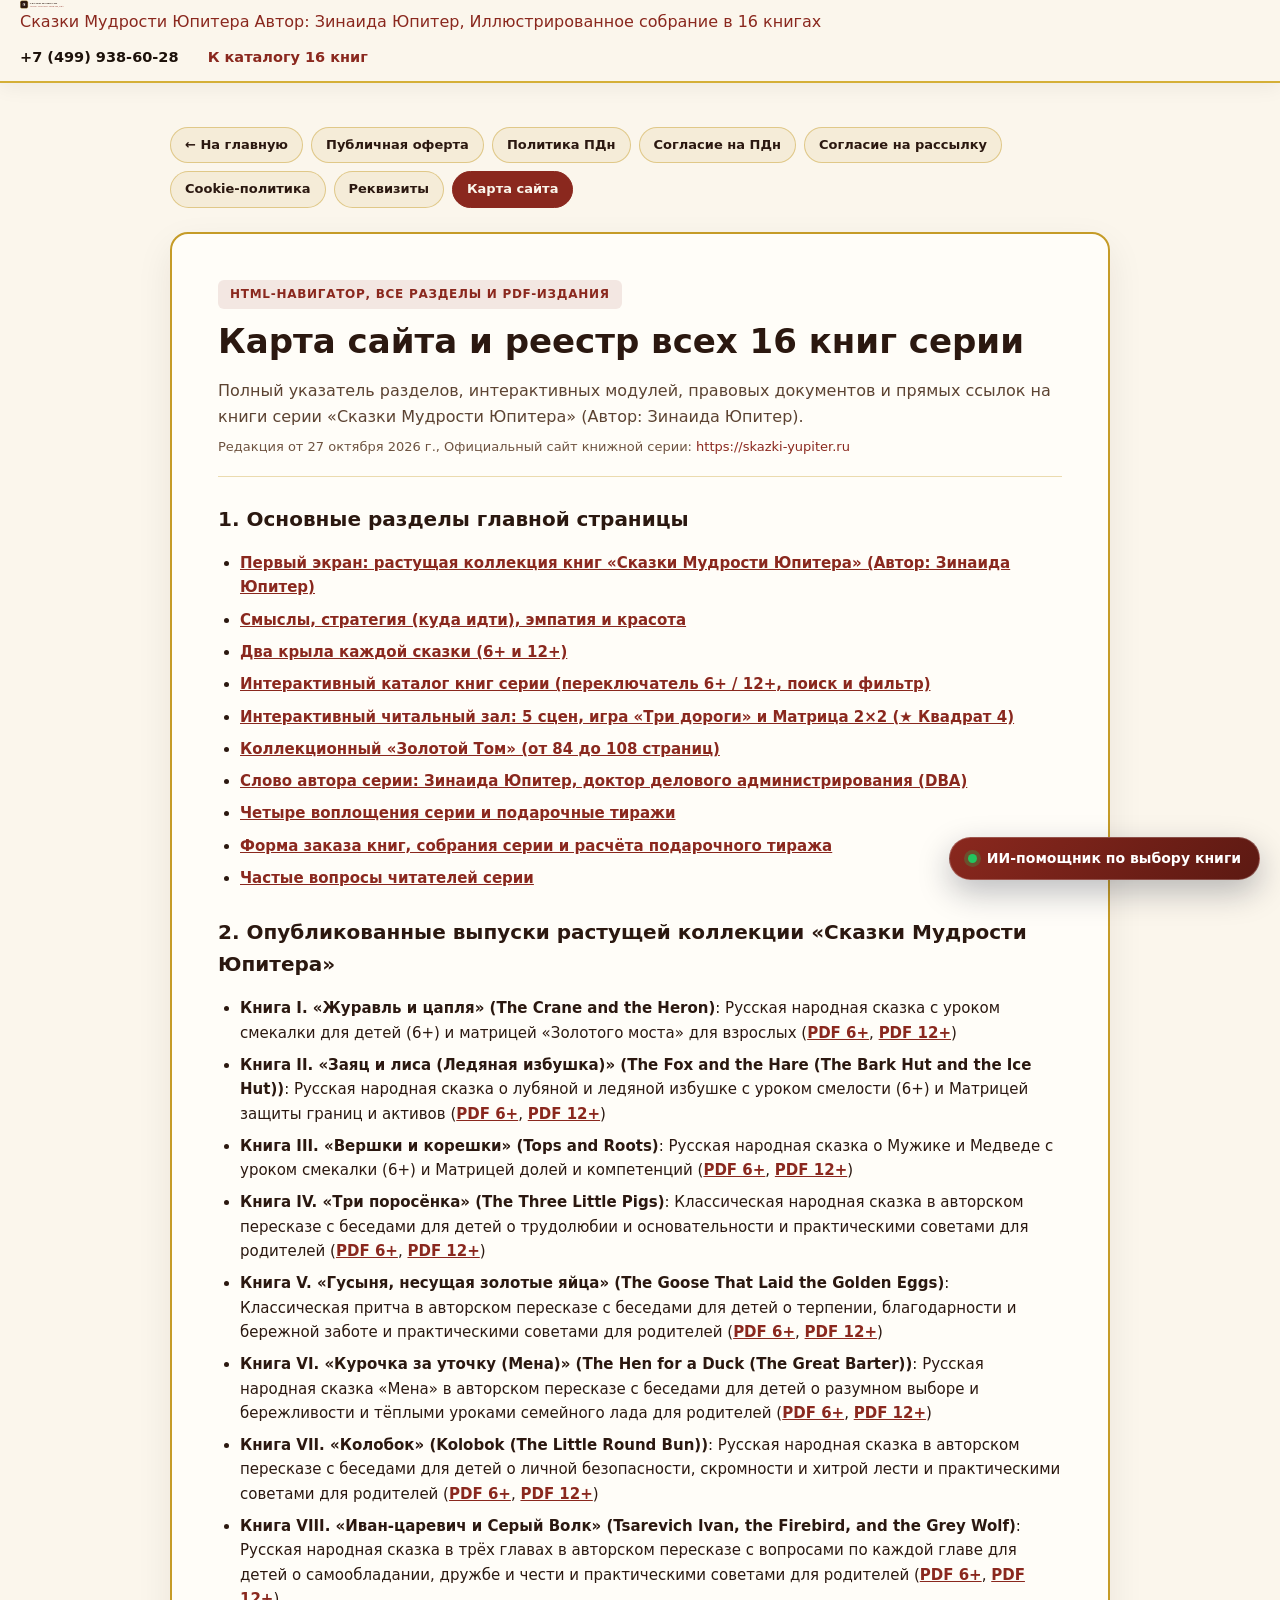
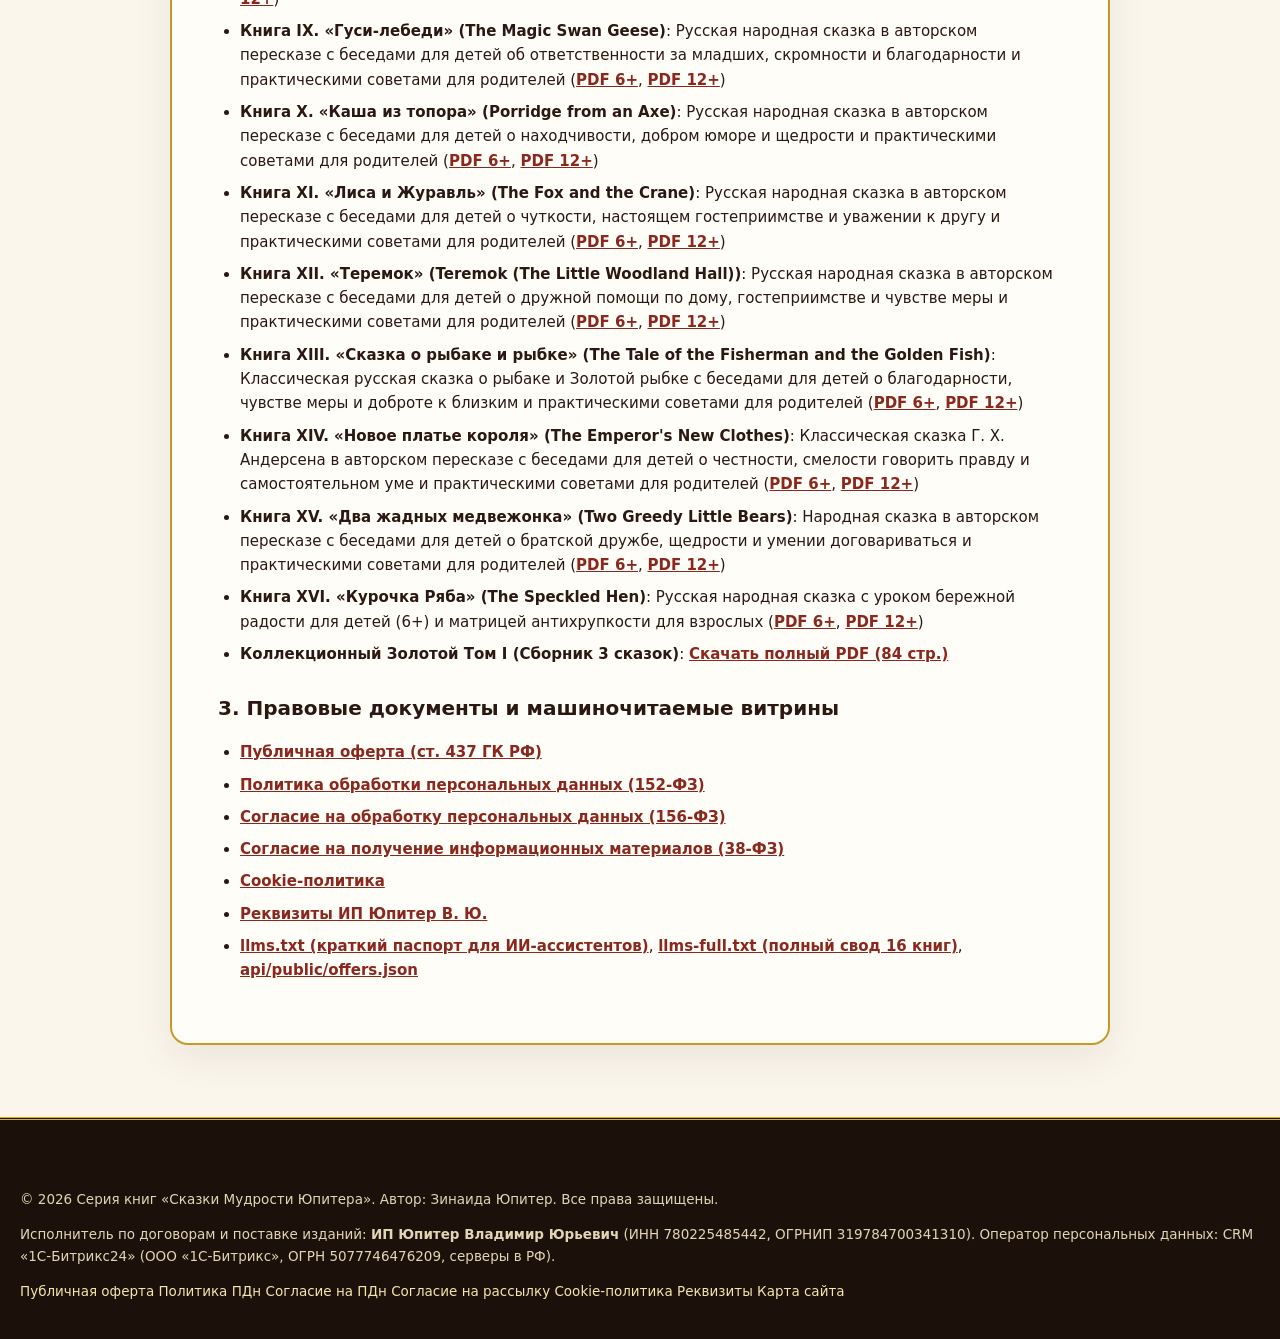
<file: karta-sajta.html>
<!DOCTYPE html>
<html lang="ru">
<head>
  <meta charset="UTF-8">
  <meta name="viewport" content="width=device-width, initial-scale=1.0">
  <title>Карта сайта и реестр всех 16 книг серии: Серия книг «Сказки Мудрости Юпитера»</title>
  <meta name="description" content="HTML-карта сайта skazki-yupiter.ru: все разделы библиотеки, 16 книг в версиях 6+ и 12+, коллекционный том и правовые документы.">
  <meta name="robots" content="index, follow">
  <link rel="canonical" href="https://skazki-yupiter.ru/karta-sajta.html">
  <meta property="og:type" content="website">
  <meta property="og:locale" content="ru_RU">
  <meta property="og:site_name" content="Сказки Мудрости Юпитера">
  <meta property="og:title" content="Карта сайта и реестр всех 16 книг серии: Сказки Мудрости Юпитера">
  <meta property="og:description" content="HTML-карта сайта skazki-yupiter.ru: все разделы библиотеки, 16 книг в версиях 6+ и 12+, коллекционный том и правовые документы.">
  <meta property="og:url" content="https://skazki-yupiter.ru/karta-sajta.html">
  <meta property="og:image" content="https://skazki-yupiter.ru/img/og-image.jpg">
  <meta name="theme-color" content="#FBF6EC">
  <link rel="icon" href="img/favicon.svg" type="image/svg+xml">
  <link rel="stylesheet" href="css/style.css?v=20261027">
  <link rel="stylesheet" href="css/ai-consultant.css?v=20261027">
  <style>
    .legal-shell { max-width: 980px; margin: 0 auto; padding: 44px 20px 72px; }
    .legal-nav { display: flex; flex-wrap: wrap; gap: 8px; margin-bottom: 24px; }
    .nav-pill {
      display: inline-block; padding: 7px 14px; border-radius: 999px;
      border: 1px solid rgba(197, 155, 39, 0.45); background: #F5ECD8;
      color: #2B1810; text-decoration: none; font-size: 13px; font-weight: 600;
    }
    .nav-pill.is-active, .nav-pill:hover { background: #8A281E; color: #FBF6EC; border-color: #8A281E; }
    .legal-card {
      background: #FFFDF8; border: 2px solid #C59B27; border-radius: 18px;
      padding: clamp(24px, 4vw, 46px); box-shadow: 0 14px 36px rgba(43, 24, 16, 0.08);
    }
    .legal-kicker {
      display: inline-block; padding: 5px 12px; border-radius: 6px;
      background: rgba(138, 40, 30, 0.1); color: #8A281E; font-size: 12px;
      font-weight: 700; text-transform: uppercase; letter-spacing: 0.06em; margin-bottom: 12px;
    }
    .legal-card h1 { font-size: clamp(24px, 3.2vw, 34px); margin: 0 0 10px; color: #2B1810; line-height: 1.2; }
    .legal-sub { font-size: 16px; color: #5C4332; margin-bottom: 8px; }
    .legal-meta { font-size: 13px; color: #6E5340; padding-bottom: 18px; margin-bottom: 24px; border-bottom: 1px solid rgba(197, 155, 39, 0.35); }
    .legal-body h2 { font-size: 20px; margin: 26px 0 10px; color: #2B1810; }
    .legal-body p { font-size: 15.5px; line-height: 1.68; color: #2B1810; margin-bottom: 12px; }
    .legal-body ul { padding-left: 22px; margin-bottom: 14px; }
    .legal-body li { font-size: 15px; line-height: 1.62; color: #2B1810; margin-bottom: 8px; }
    .legal-body a { color: #8A281E; text-decoration: underline; font-weight: 600; }
    .req-table { width: 100%; border-collapse: collapse; margin: 16px 0 24px; font-size: 14.5px; }
    .req-table th, .req-table td { border: 1px solid rgba(197, 155, 39, 0.5); padding: 12px 16px; text-align: left; vertical-align: top; }
    .req-table th { background: #F5ECD8; width: 34%; font-weight: 700; color: #2B1810; }
    .req-copy {
      margin-left: 8px; padding: 4px 10px; border-radius: 6px; border: 1px solid #C59B27;
      background: #FBF6EC; color: #2B1810; font-size: 12px; font-weight: 600; cursor: pointer;
    }
    .req-copy.is-done { background: #1F5C3A; border-color: #1F5C3A; color: #FFFFFF; }
    @media (max-width: 640px) {
      .req-table th, .req-table td { display: block; width: 100%; }
      .req-table th { border-bottom: none; }
    }
  </style>
  <script type="application/ld+json">{
  "@context": "https://schema.org",
  "@graph": [
    {
      "@type": "Organization",
      "@id": "https://skazki-yupiter.ru/#organization",
      "name": "Издательский проект «Сказки Мудрости Юпитера», ООО «Юпитер Групп»",
      "legalName": "ИП Юпитер Владимир Юрьевич (ИНН 780225485442, ОГРНИП 319784700341310)",
      "url": "https://skazki-yupiter.ru/",
      "telephone": "+7 (499) 938-60-28",
      "email": "info@skazki-yupiter.ru",
      "address": {
        "@type": "PostalAddress",
        "streetAddress": "проспект Вернадского, д. 92",
        "addressLocality": "Москва",
        "addressCountry": "RU"
      }
    },
    {
      "@type": "Person",
      "@id": "https://skazki-yupiter.ru/#author",
      "name": "Зинаида Юпитер",
      "jobTitle": "Автор серии «Сказки Мудрости Юпитера», доктор делового администрирования (DBA)"
    },
    {
      "@type": "WebPage",
      "@id": "https://skazki-yupiter.ru/karta-sajta.html#webpage",
      "url": "https://skazki-yupiter.ru/karta-sajta.html",
      "name": "Карта сайта и реестр всех 16 книг серии: Сказки Мудрости Юпитера",
      "description": "HTML-карта сайта skazki-yupiter.ru: все разделы библиотеки, 16 книг в версиях 6+ и 12+, коллекционный том и правовые документы.",
      "inLanguage": "ru-RU",
      "isPartOf": {
        "@id": "https://skazki-yupiter.ru/#website"
      }
    }
  ]
}</script>
</head>
<body>
  <header class="site-header">
    <div class="container header-inner">
      <a href="index.html" class="brand" aria-label="На главную страницу Сказки Мудрости Юпитера">
        <img src="img/logo.svg" alt="Герб серии Сказки Мудрости Юпитера" class="brand-logo" width="44" height="44">
        <div class="brand-text">
          <span class="brand-title">Сказки Мудрости Юпитера</span>
          <span class="brand-sub">Автор: Зинаида Юпитер, Иллюстрированное собрание в 16 книгах</span>
        </div>
      </a>
      <div class="header-cta">
        <a href="tel:+74999386028" class="header-phone">+7 (499) 938-60-28</a>
        <a href="index.html#catalog" class="btn btn-primary btn-sm">К каталогу 16 книг</a>
      </div>
    </div>
  </header>

  <main class="legal-shell">
    <nav class="legal-nav" aria-label="Правовые документы и разделы">
      <a href="index.html" class="nav-pill">← На главную</a>
      <a href="oferta.html" class="nav-pill">Публичная оферта</a><a href="policy.html" class="nav-pill">Политика ПДн</a><a href="consent-pd.html" class="nav-pill">Согласие на ПДн</a><a href="consent-mailing.html" class="nav-pill">Согласие на рассылку</a><a href="cookie-policy.html" class="nav-pill">Cookie-политика</a><a href="requisites.html" class="nav-pill">Реквизиты</a><a href="karta-sajta.html" class="nav-pill is-active">Карта сайта</a>
    </nav>
    <article class="legal-card">
      <span class="legal-kicker">HTML-навигатор, Все разделы и PDF-издания</span>
      <h1>Карта сайта и реестр всех 16 книг серии</h1>
      <p class="legal-sub">Полный указатель разделов, интерактивных модулей, правовых документов и прямых ссылок на книги серии «Сказки Мудрости Юпитера» (Автор: Зинаида Юпитер).</p>
      <div class="legal-meta">Редакция от <time datetime="2026-10-27">27 октября 2026 г.</time>, Официальный сайт книжной серии: <a href="https://skazki-yupiter.ru">https://skazki-yupiter.ru</a></div>
      <div class="legal-body">
        
    <h2>1. Основные разделы главной страницы</h2>
    <ul>
      <li><a href="index.html#top">Первый экран: растущая коллекция книг «Сказки Мудрости Юпитера» (Автор: Зинаида Юпитер)</a></li>
      <li><a href="index.html#philosophy">Смыслы, стратегия (куда идти), эмпатия и красота</a></li>
      <li><a href="index.html#two-wings">Два крыла каждой сказки (6+ и 12+)</a></li>
      <li><a href="index.html#catalog">Интерактивный каталог книг серии (переключатель 6+ / 12+, поиск и фильтр)</a></li>
      <li><a href="index.html#interactive-matrix">Интерактивный читальный зал: 5 сцен, игра «Три дороги» и Матрица 2×2 (★ Квадрат 4)</a></li>
      <li><a href="index.html#golden-tome">Коллекционный «Золотой Том» (от 84 до 108 страниц)</a></li>
      <li><a href="index.html#author">Слово автора серии: Зинаида Юпитер, доктор делового администрирования (DBA)</a></li>
      <li><a href="index.html#editions-table">Четыре воплощения серии и подарочные тиражи</a></li>
      <li><a href="index.html#order">Форма заказа книг, собрания серии и расчёта подарочного тиража</a></li>
      <li><a href="index.html#faq">Частые вопросы читателей серии</a></li>
    </ul>

    <h2>2. Опубликованные выпуски растущей коллекции «Сказки Мудрости Юпитера»</h2>
    <ul>
      <li><strong>Книга I. «Журавль и цапля» (The Crane and the Heron)</strong>: Русская народная сказка с уроком смекалки для детей (6+) и матрицей «Золотого моста» для взрослых (<a href="02_Образцы_Книг_На_Русском/01_Книга_1_Журавль_и_Цапля_ДЛЯ_РОДИТЕЛЕЙ_И_ДЕТЕЙ_RU.pdf" target="_blank" rel="noopener">PDF 6+</a>, <a href="02_Образцы_Книг_На_Русском/01Б_Книга_1_Журавль_и_Цапля_УПРАВЛЕНЧЕСКИЙ_РАЗБОР_RU.pdf" target="_blank" rel="noopener">PDF 12+</a>)</li>
      <li><strong>Книга II. «Заяц и лиса (Ледяная избушка)» (The Fox and the Hare (The Bark Hut and the Ice Hut))</strong>: Русская народная сказка о лубяной и ледяной избушке с уроком смелости (6+) и Матрицей защиты границ и активов (<a href="02_Образцы_Книг_На_Русском/02_Книга_2_Заяц_и_Лиса_Ледяная_Избушка_ДЛЯ_РОДИТЕЛЕЙ_И_ДЕТЕЙ_RU.pdf" target="_blank" rel="noopener">PDF 6+</a>, <a href="02_Образцы_Книг_На_Русском/02Б_Книга_2_Заяц_и_Лиса_Ледяная_Избушка_УПРАВЛЕНЧЕСКИЙ_РАЗБОР_RU.pdf" target="_blank" rel="noopener">PDF 12+</a>)</li>
      <li><strong>Книга III. «Вершки и корешки» (Tops and Roots)</strong>: Русская народная сказка о Мужике и Медведе с уроком смекалки (6+) и Матрицей долей и компетенций (<a href="02_Образцы_Книг_На_Русском/03_Книга_3_Вершки_и_Корешки_ДЛЯ_РОДИТЕЛЕЙ_И_ДЕТЕЙ_RU.pdf" target="_blank" rel="noopener">PDF 6+</a>, <a href="02_Образцы_Книг_На_Русском/03Б_Книга_3_Вершки_и_Корешки_УПРАВЛЕНЧЕСКИЙ_РАЗБОР_RU.pdf" target="_blank" rel="noopener">PDF 12+</a>)</li>
      <li><strong>Книга IV. «Три поросёнка» (The Three Little Pigs)</strong>: Классическая народная сказка в авторском пересказе с беседами для детей о трудолюбии и основательности и практическими советами для родителей (<a href="02_Образцы_Книг_На_Русском/04_Книга_4_Три_Поросенка_ДЛЯ_РОДИТЕЛЕЙ_И_ДЕТЕЙ_RU.pdf" target="_blank" rel="noopener">PDF 6+</a>, <a href="02_Образцы_Книг_На_Русском/04Б_Книга_4_Три_Поросенка_УПРАВЛЕНЧЕСКИЙ_РАЗБОР_RU.pdf" target="_blank" rel="noopener">PDF 12+</a>)</li>
      <li><strong>Книга V. «Гусыня, несущая золотые яйца» (The Goose That Laid the Golden Eggs)</strong>: Классическая притча в авторском пересказе с беседами для детей о терпении, благодарности и бережной заботе и практическими советами для родителей (<a href="02_Образцы_Книг_На_Русском/05_Книга_5_Гусыня_Несущая_Золотые_Яйца_ДЛЯ_РОДИТЕЛЕЙ_И_ДЕТЕЙ_RU.pdf" target="_blank" rel="noopener">PDF 6+</a>, <a href="02_Образцы_Книг_На_Русском/05Б_Книга_5_Гусыня_Несущая_Золотые_Яйца_УПРАВЛЕНЧЕСКИЙ_РАЗБОР_RU.pdf" target="_blank" rel="noopener">PDF 12+</a>)</li>
      <li><strong>Книга VI. «Курочка за уточку (Мена)» (The Hen for a Duck (The Great Barter))</strong>: Русская народная сказка «Мена» в авторском пересказе с беседами для детей о разумном выборе и бережливости и тёплыми уроками семейного лада для родителей (<a href="02_Образцы_Книг_На_Русском/06_Книга_6_Курочка_за_Уточку_Мена_ДЛЯ_РОДИТЕЛЕЙ_И_ДЕТЕЙ_RU.pdf" target="_blank" rel="noopener">PDF 6+</a>, <a href="02_Образцы_Книг_На_Русском/06Б_Книга_6_Курочка_за_Уточку_Мена_УПРАВЛЕНЧЕСКИЙ_РАЗБОР_RU.pdf" target="_blank" rel="noopener">PDF 12+</a>)</li>
      <li><strong>Книга VII. «Колобок» (Kolobok (The Little Round Bun))</strong>: Русская народная сказка в авторском пересказе с беседами для детей о личной безопасности, скромности и хитрой лести и практическими советами для родителей (<a href="02_Образцы_Книг_На_Русском/07_Книга_7_Колобок_ДЛЯ_РОДИТЕЛЕЙ_И_ДЕТЕЙ_RU.pdf" target="_blank" rel="noopener">PDF 6+</a>, <a href="02_Образцы_Книг_На_Русском/07Б_Книга_7_Колобок_УПРАВЛЕНЧЕСКИЙ_РАЗБОР_RU.pdf" target="_blank" rel="noopener">PDF 12+</a>)</li>
      <li><strong>Книга VIII. «Иван-царевич и Серый Волк» (Tsarevich Ivan, the Firebird, and the Grey Wolf)</strong>: Русская народная сказка в трёх главах в авторском пересказе с вопросами по каждой главе для детей о самообладании, дружбе и чести и практическими советами для родителей (<a href="02_Образцы_Книг_На_Русском/08_Книга_8_Иван_Царевич_и_Серый_Волк_ДЛЯ_РОДИТЕЛЕЙ_И_ДЕТЕЙ_RU.pdf" target="_blank" rel="noopener">PDF 6+</a>, <a href="02_Образцы_Книг_На_Русском/08Б_Книга_8_Иван_Царевич_и_Серый_Волк_УПРАВЛЕНЧЕСКИЙ_РАЗБОР_RU.pdf" target="_blank" rel="noopener">PDF 12+</a>)</li>
      <li><strong>Книга IX. «Гуси-лебеди» (The Magic Swan Geese)</strong>: Русская народная сказка в авторском пересказе с беседами для детей об ответственности за младших, скромности и благодарности и практическими советами для родителей (<a href="02_Образцы_Книг_На_Русском/09_Книга_9_Гуси_Лебеди_ДЛЯ_РОДИТЕЛЕЙ_И_ДЕТЕЙ_RU.pdf" target="_blank" rel="noopener">PDF 6+</a>, <a href="02_Образцы_Книг_На_Русском/09Б_Книга_9_Гуси_Лебеди_УПРАВЛЕНЧЕСКИЙ_РАЗБОР_RU.pdf" target="_blank" rel="noopener">PDF 12+</a>)</li>
      <li><strong>Книга X. «Каша из топора» (Porridge from an Axe)</strong>: Русская народная сказка в авторском пересказе с беседами для детей о находчивости, добром юморе и щедрости и практическими советами для родителей (<a href="02_Образцы_Книг_На_Русском/10_Книга_10_Каша_из_Топора_ДЛЯ_РОДИТЕЛЕЙ_И_ДЕТЕЙ_RU.pdf" target="_blank" rel="noopener">PDF 6+</a>, <a href="02_Образцы_Книг_На_Русском/10Б_Книга_10_Каша_из_Топора_УПРАВЛЕНЧЕСКИЙ_РАЗБОР_RU.pdf" target="_blank" rel="noopener">PDF 12+</a>)</li>
      <li><strong>Книга XI. «Лиса и Журавль» (The Fox and the Crane)</strong>: Русская народная сказка в авторском пересказе с беседами для детей о чуткости, настоящем гостеприимстве и уважении к другу и практическими советами для родителей (<a href="02_Образцы_Книг_На_Русском/11_Книга_11_Лиса_и_Журавль_ДЛЯ_РОДИТЕЛЕЙ_И_ДЕТЕЙ_RU.pdf" target="_blank" rel="noopener">PDF 6+</a>, <a href="02_Образцы_Книг_На_Русском/11Б_Книга_11_Лиса_и_Журавль_УПРАВЛЕНЧЕСКИЙ_РАЗБОР_RU.pdf" target="_blank" rel="noopener">PDF 12+</a>)</li>
      <li><strong>Книга XII. «Теремок» (Teremok (The Little Woodland Hall))</strong>: Русская народная сказка в авторском пересказе с беседами для детей о дружной помощи по дому, гостеприимстве и чувстве меры и практическими советами для родителей (<a href="02_Образцы_Книг_На_Русском/12_Книга_12_Теремок_ДЛЯ_РОДИТЕЛЕЙ_И_ДЕТЕЙ_RU.pdf" target="_blank" rel="noopener">PDF 6+</a>, <a href="02_Образцы_Книг_На_Русском/12Б_Книга_12_Теремок_УПРАВЛЕНЧЕСКИЙ_РАЗБОР_RU.pdf" target="_blank" rel="noopener">PDF 12+</a>)</li>
      <li><strong>Книга XIII. «Сказка о рыбаке и рыбке» (The Tale of the Fisherman and the Golden Fish)</strong>: Классическая русская сказка о рыбаке и Золотой рыбке с беседами для детей о благодарности, чувстве меры и доброте к близким и практическими советами для родителей (<a href="02_Образцы_Книг_На_Русском/13_Книга_13_Сказка_о_Рыбаке_и_Рыбке_ДЛЯ_РОДИТЕЛЕЙ_И_ДЕТЕЙ_RU.pdf" target="_blank" rel="noopener">PDF 6+</a>, <a href="02_Образцы_Книг_На_Русском/13Б_Книга_13_Сказка_о_Рыбаке_и_Рыбке_УПРАВЛЕНЧЕСКИЙ_РАЗБОР_RU.pdf" target="_blank" rel="noopener">PDF 12+</a>)</li>
      <li><strong>Книга XIV. «Новое платье короля» (The Emperor's New Clothes)</strong>: Классическая сказка Г. Х. Андерсена в авторском пересказе с беседами для детей о честности, смелости говорить правду и самостоятельном уме и практическими советами для родителей (<a href="02_Образцы_Книг_На_Русском/14_Книга_14_Новое_Платье_Короля_ДЛЯ_РОДИТЕЛЕЙ_И_ДЕТЕЙ_RU.pdf" target="_blank" rel="noopener">PDF 6+</a>, <a href="02_Образцы_Книг_На_Русском/14Б_Книга_14_Новое_Платье_Короля_УПРАВЛЕНЧЕСКИЙ_РАЗБОР_RU.pdf" target="_blank" rel="noopener">PDF 12+</a>)</li>
      <li><strong>Книга XV. «Два жадных медвежонка» (Two Greedy Little Bears)</strong>: Народная сказка в авторском пересказе с беседами для детей о братской дружбе, щедрости и умении договариваться и практическими советами для родителей (<a href="02_Образцы_Книг_На_Русском/15_Книга_15_Два_Жадных_Медвежонка_ДЛЯ_РОДИТЕЛЕЙ_И_ДЕТЕЙ_RU.pdf" target="_blank" rel="noopener">PDF 6+</a>, <a href="02_Образцы_Книг_На_Русском/15Б_Книга_15_Два_Жадных_Медвежонка_УПРАВЛЕНЧЕСКИЙ_РАЗБОР_RU.pdf" target="_blank" rel="noopener">PDF 12+</a>)</li>
      <li><strong>Книга XVI. «Курочка Ряба» (The Speckled Hen)</strong>: Русская народная сказка с уроком бережной радости для детей (6+) и матрицей антихрупкости для взрослых (<a href="02_Образцы_Книг_На_Русском/16_Книга_16_Курочка_Ряба_ДЛЯ_РОДИТЕЛЕЙ_И_ДЕТЕЙ_RU.pdf" target="_blank" rel="noopener">PDF 6+</a>, <a href="02_Образцы_Книг_На_Русском/16Б_Книга_16_Курочка_Ряба_УПРАВЛЕНЧЕСКИЙ_РАЗБОР_RU.pdf" target="_blank" rel="noopener">PDF 12+</a>)</li>
      <li><strong>Коллекционный Золотой Том I (Сборник 3 сказок)</strong>: <a href="02_Образцы_Книг_На_Русском/00_Большой_Сборник_3_Сказки_в_1_Томе_RU.pdf" target="_blank" rel="noopener">Скачать полный PDF (84 стр.)</a></li>
    </ul>

    <h2>3. Правовые документы и машиночитаемые витрины</h2>
    <ul>
      <li><a href="oferta.html">Публичная оферта (ст. 437 ГК РФ)</a></li>
      <li><a href="policy.html">Политика обработки персональных данных (152-ФЗ)</a></li>
      <li><a href="consent-pd.html">Согласие на обработку персональных данных (156-ФЗ)</a></li>
      <li><a href="consent-mailing.html">Согласие на получение информационных материалов (38-ФЗ)</a></li>
      <li><a href="cookie-policy.html">Cookie-политика</a></li>
      <li><a href="requisites.html">Реквизиты ИП Юпитер В. Ю.</a></li>
      <li><a href="llms.txt">llms.txt (краткий паспорт для ИИ-ассистентов)</a>, <a href="llms-full.txt">llms-full.txt (полный свод 16 книг)</a>, <a href="api/public/offers.json">api/public/offers.json</a></li>
    </ul>
    
      </div>
    </article>
  </main>

  <footer class="site-footer">
    <div class="container">
      <div class="footer-bottom">
        <div>
          <p>© <span data-year>2026</span> Серия книг «Сказки Мудрости Юпитера». Автор: Зинаида Юпитер. Все права защищены.</p>
          <p class="legal-line">Исполнитель по договорам и поставке изданий: <strong>ИП Юпитер Владимир Юрьевич</strong> (ИНН 780225485442, ОГРНИП 319784700341310). Оператор персональных данных: CRM «1С-Битрикс24» (ООО «1С-Битрикс», ОГРН 5077746476209, серверы в РФ).</p>
        </div>
        <div class="footer-links">
          <a href="oferta.html">Публичная оферта</a>
          <a href="policy.html">Политика ПДн</a>
          <a href="consent-pd.html">Согласие на ПДн</a>
          <a href="consent-mailing.html">Согласие на рассылку</a>
          <a href="cookie-policy.html">Cookie-политика</a>
          <a href="requisites.html">Реквизиты</a>
          <a href="karta-sajta.html">Карта сайта</a>
        </div>
      </div>
    </div>
  </footer>
  <script src="js/cookie.js?v=20261027" defer></script>
  <script src="js/metrika.js?v=20261027" defer></script>
  <script src="js/requisites.js?v=20261027" defer></script>
  <script src="js/ai-consultant.js?v=20261027" defer></script>
</body>
</html>
</file>
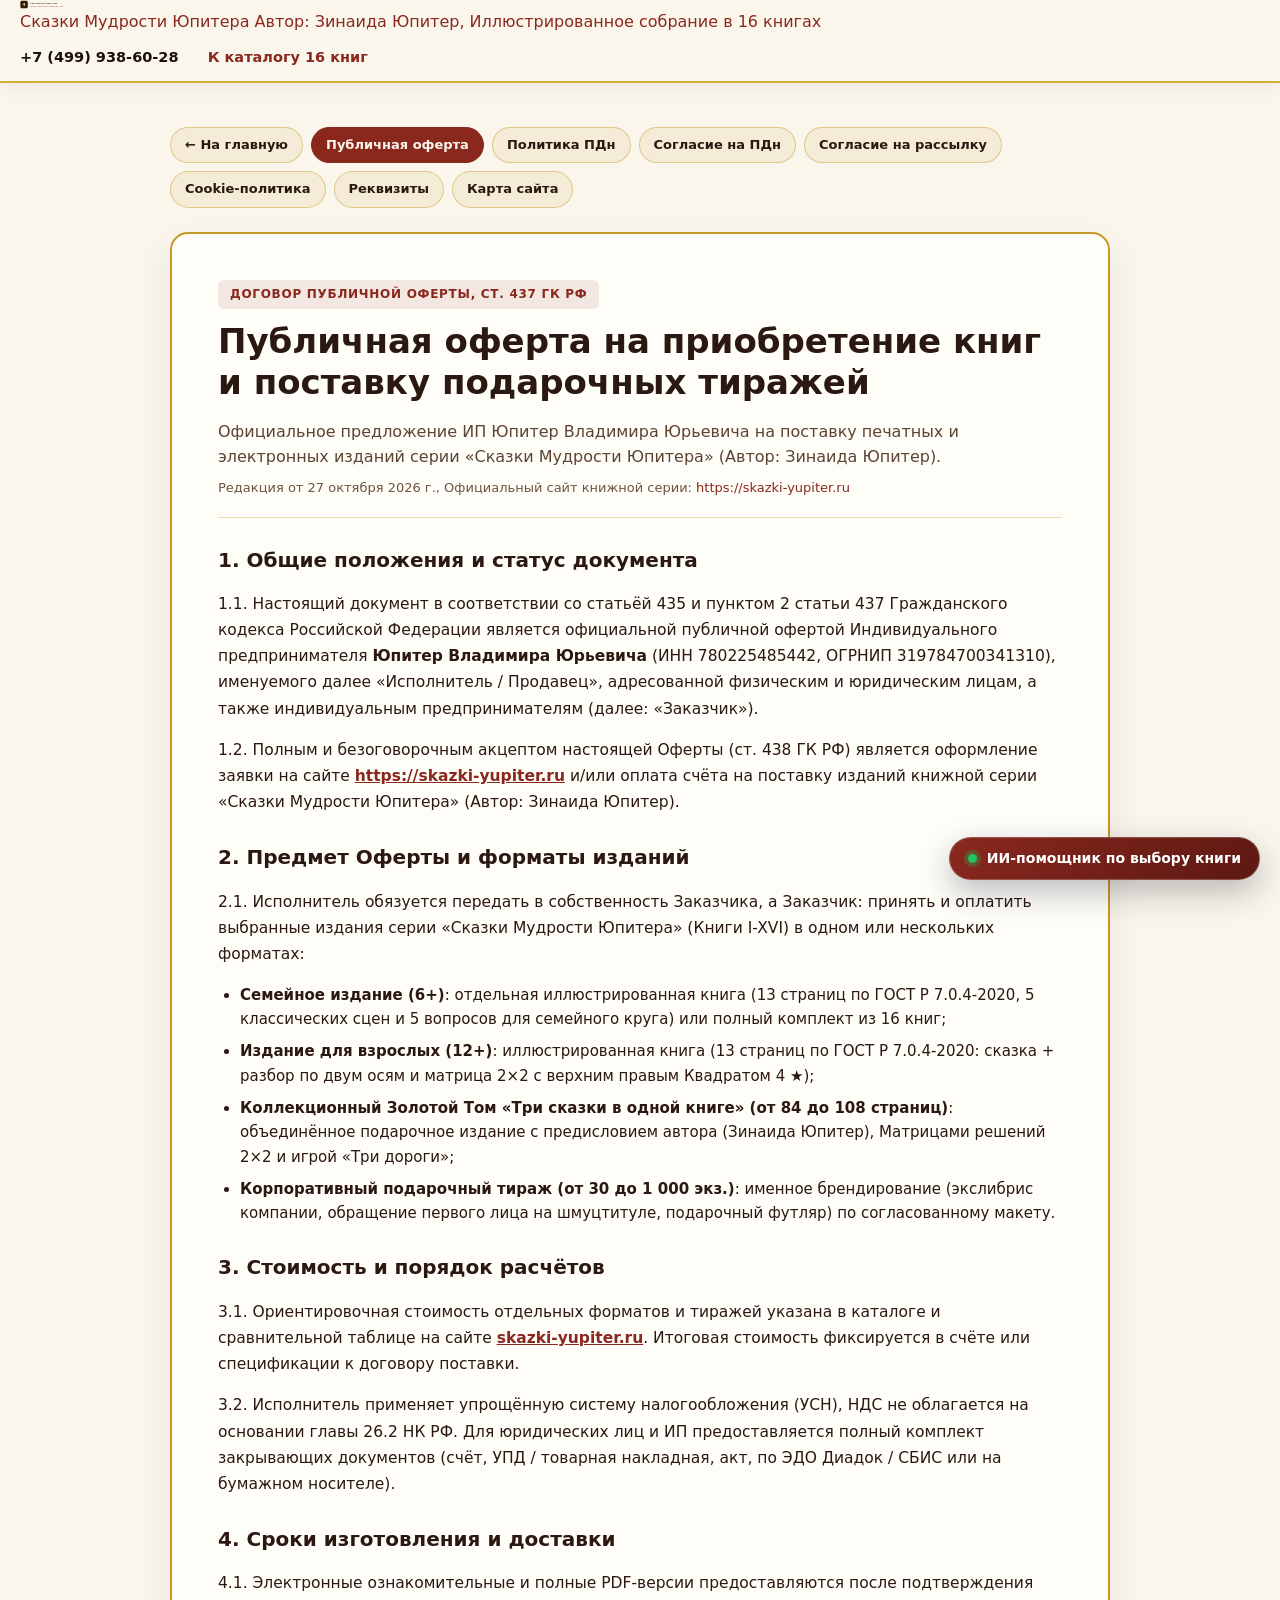
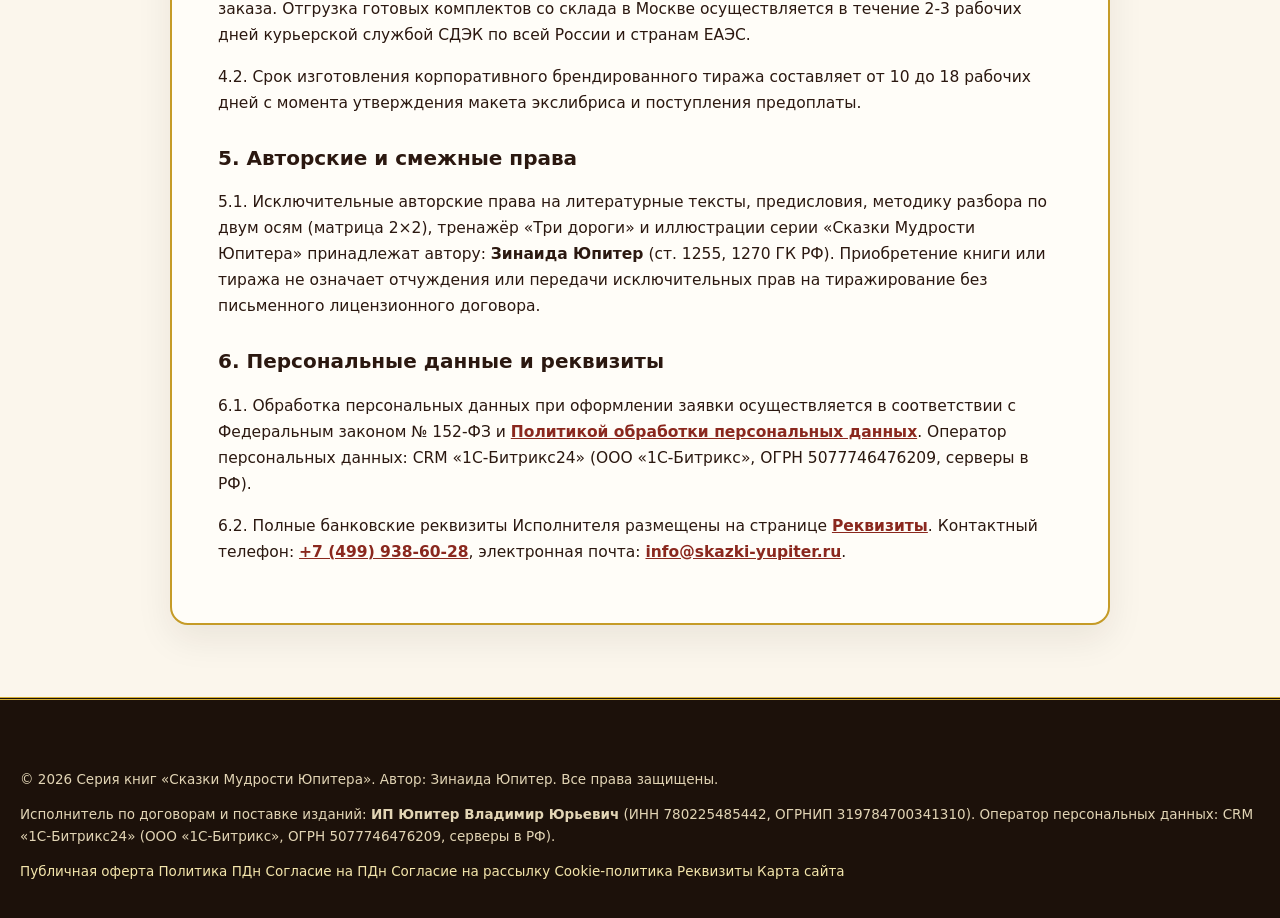
<file: oferta.html>
<!DOCTYPE html>
<html lang="ru">
<head>
  <meta charset="UTF-8">
  <meta name="viewport" content="width=device-width, initial-scale=1.0">
  <title>Публичная оферта на приобретение книг и поставку подарочных тиражей: Серия книг «Сказки Мудрости Юпитера»</title>
  <meta name="description" content="Публичная оферта ИП Юпитер В. Ю. (ст. 437 ГК РФ) на заказ книг, коллекционных томов и корпоративных тиражей серии «Сказки Мудрости Юпитера» (skazki-yupiter.ru).">
  <meta name="robots" content="index, follow">
  <link rel="canonical" href="https://skazki-yupiter.ru/oferta.html">
  <meta property="og:type" content="website">
  <meta property="og:locale" content="ru_RU">
  <meta property="og:site_name" content="Сказки Мудрости Юпитера">
  <meta property="og:title" content="Публичная оферта на приобретение книг и поставку подарочных тиражей: Сказки Мудрости Юпитера">
  <meta property="og:description" content="Публичная оферта ИП Юпитер В. Ю. (ст. 437 ГК РФ) на заказ книг, коллекционных томов и корпоративных тиражей серии «Сказки Мудрости Юпитера» (skazki-yupiter.ru).">
  <meta property="og:url" content="https://skazki-yupiter.ru/oferta.html">
  <meta property="og:image" content="https://skazki-yupiter.ru/img/og-image.jpg">
  <meta name="theme-color" content="#FBF6EC">
  <link rel="icon" href="img/favicon.svg" type="image/svg+xml">
  <link rel="stylesheet" href="css/style.css?v=20261027">
  <link rel="stylesheet" href="css/ai-consultant.css?v=20261027">
  <style>
    .legal-shell { max-width: 980px; margin: 0 auto; padding: 44px 20px 72px; }
    .legal-nav { display: flex; flex-wrap: wrap; gap: 8px; margin-bottom: 24px; }
    .nav-pill {
      display: inline-block; padding: 7px 14px; border-radius: 999px;
      border: 1px solid rgba(197, 155, 39, 0.45); background: #F5ECD8;
      color: #2B1810; text-decoration: none; font-size: 13px; font-weight: 600;
    }
    .nav-pill.is-active, .nav-pill:hover { background: #8A281E; color: #FBF6EC; border-color: #8A281E; }
    .legal-card {
      background: #FFFDF8; border: 2px solid #C59B27; border-radius: 18px;
      padding: clamp(24px, 4vw, 46px); box-shadow: 0 14px 36px rgba(43, 24, 16, 0.08);
    }
    .legal-kicker {
      display: inline-block; padding: 5px 12px; border-radius: 6px;
      background: rgba(138, 40, 30, 0.1); color: #8A281E; font-size: 12px;
      font-weight: 700; text-transform: uppercase; letter-spacing: 0.06em; margin-bottom: 12px;
    }
    .legal-card h1 { font-size: clamp(24px, 3.2vw, 34px); margin: 0 0 10px; color: #2B1810; line-height: 1.2; }
    .legal-sub { font-size: 16px; color: #5C4332; margin-bottom: 8px; }
    .legal-meta { font-size: 13px; color: #6E5340; padding-bottom: 18px; margin-bottom: 24px; border-bottom: 1px solid rgba(197, 155, 39, 0.35); }
    .legal-body h2 { font-size: 20px; margin: 26px 0 10px; color: #2B1810; }
    .legal-body p { font-size: 15.5px; line-height: 1.68; color: #2B1810; margin-bottom: 12px; }
    .legal-body ul { padding-left: 22px; margin-bottom: 14px; }
    .legal-body li { font-size: 15px; line-height: 1.62; color: #2B1810; margin-bottom: 8px; }
    .legal-body a { color: #8A281E; text-decoration: underline; font-weight: 600; }
    .req-table { width: 100%; border-collapse: collapse; margin: 16px 0 24px; font-size: 14.5px; }
    .req-table th, .req-table td { border: 1px solid rgba(197, 155, 39, 0.5); padding: 12px 16px; text-align: left; vertical-align: top; }
    .req-table th { background: #F5ECD8; width: 34%; font-weight: 700; color: #2B1810; }
    .req-copy {
      margin-left: 8px; padding: 4px 10px; border-radius: 6px; border: 1px solid #C59B27;
      background: #FBF6EC; color: #2B1810; font-size: 12px; font-weight: 600; cursor: pointer;
    }
    .req-copy.is-done { background: #1F5C3A; border-color: #1F5C3A; color: #FFFFFF; }
    @media (max-width: 640px) {
      .req-table th, .req-table td { display: block; width: 100%; }
      .req-table th { border-bottom: none; }
    }
  </style>
  <script type="application/ld+json">{
  "@context": "https://schema.org",
  "@graph": [
    {
      "@type": "Organization",
      "@id": "https://skazki-yupiter.ru/#organization",
      "name": "Издательский проект «Сказки Мудрости Юпитера», ООО «Юпитер Групп»",
      "legalName": "ИП Юпитер Владимир Юрьевич (ИНН 780225485442, ОГРНИП 319784700341310)",
      "url": "https://skazki-yupiter.ru/",
      "telephone": "+7 (499) 938-60-28",
      "email": "info@skazki-yupiter.ru",
      "address": {
        "@type": "PostalAddress",
        "streetAddress": "проспект Вернадского, д. 92",
        "addressLocality": "Москва",
        "addressCountry": "RU"
      }
    },
    {
      "@type": "Person",
      "@id": "https://skazki-yupiter.ru/#author",
      "name": "Зинаида Юпитер",
      "jobTitle": "Автор серии «Сказки Мудрости Юпитера», доктор делового администрирования (DBA)"
    },
    {
      "@type": "WebPage",
      "@id": "https://skazki-yupiter.ru/oferta.html#webpage",
      "url": "https://skazki-yupiter.ru/oferta.html",
      "name": "Публичная оферта на приобретение книг и поставку подарочных тиражей: Сказки Мудрости Юпитера",
      "description": "Публичная оферта ИП Юпитер В. Ю. (ст. 437 ГК РФ) на заказ книг, коллекционных томов и корпоративных тиражей серии «Сказки Мудрости Юпитера» (skazki-yupiter.ru).",
      "inLanguage": "ru-RU",
      "isPartOf": {
        "@id": "https://skazki-yupiter.ru/#website"
      }
    }
  ]
}</script>
</head>
<body>
  <header class="site-header">
    <div class="container header-inner">
      <a href="index.html" class="brand" aria-label="На главную страницу Сказки Мудрости Юпитера">
        <img src="img/logo.svg" alt="Герб серии Сказки Мудрости Юпитера" class="brand-logo" width="44" height="44">
        <div class="brand-text">
          <span class="brand-title">Сказки Мудрости Юпитера</span>
          <span class="brand-sub">Автор: Зинаида Юпитер, Иллюстрированное собрание в 16 книгах</span>
        </div>
      </a>
      <div class="header-cta">
        <a href="tel:+74999386028" class="header-phone">+7 (499) 938-60-28</a>
        <a href="index.html#catalog" class="btn btn-primary btn-sm">К каталогу 16 книг</a>
      </div>
    </div>
  </header>

  <main class="legal-shell">
    <nav class="legal-nav" aria-label="Правовые документы и разделы">
      <a href="index.html" class="nav-pill">← На главную</a>
      <a href="oferta.html" class="nav-pill is-active">Публичная оферта</a><a href="policy.html" class="nav-pill">Политика ПДн</a><a href="consent-pd.html" class="nav-pill">Согласие на ПДн</a><a href="consent-mailing.html" class="nav-pill">Согласие на рассылку</a><a href="cookie-policy.html" class="nav-pill">Cookie-политика</a><a href="requisites.html" class="nav-pill">Реквизиты</a><a href="karta-sajta.html" class="nav-pill">Карта сайта</a>
    </nav>
    <article class="legal-card">
      <span class="legal-kicker">Договор публичной оферты, ст. 437 ГК РФ</span>
      <h1>Публичная оферта на приобретение книг и поставку подарочных тиражей</h1>
      <p class="legal-sub">Официальное предложение ИП Юпитер Владимира Юрьевича на поставку печатных и электронных изданий серии «Сказки Мудрости Юпитера» (Автор: Зинаида Юпитер).</p>
      <div class="legal-meta">Редакция от <time datetime="2026-10-27">27 октября 2026 г.</time>, Официальный сайт книжной серии: <a href="https://skazki-yupiter.ru">https://skazki-yupiter.ru</a></div>
      <div class="legal-body">
        
    <h2>1. Общие положения и статус документа</h2>
    <p>1.1. Настоящий документ в соответствии со статьёй 435 и пунктом 2 статьи 437 Гражданского кодекса Российской Федерации является официальной публичной офертой Индивидуального предпринимателя <strong>Юпитер Владимира Юрьевича</strong> (ИНН 780225485442, ОГРНИП 319784700341310), именуемого далее «Исполнитель / Продавец», адресованной физическим и юридическим лицам, а также индивидуальным предпринимателям (далее: «Заказчик»).</p>
    <p>1.2. Полным и безоговорочным акцептом настоящей Оферты (ст. 438 ГК РФ) является оформление заявки на сайте <a href="https://skazki-yupiter.ru">https://skazki-yupiter.ru</a> и/или оплата счёта на поставку изданий книжной серии «Сказки Мудрости Юпитера» (Автор: Зинаида Юпитер).</p>

    <h2>2. Предмет Оферты и форматы изданий</h2>
    <p>2.1. Исполнитель обязуется передать в собственность Заказчика, а Заказчик: принять и оплатить выбранные издания серии «Сказки Мудрости Юпитера» (Книги I-XVI) в одном или нескольких форматах:</p>
    <ul>
      <li><strong>Семейное издание (6+)</strong>: отдельная иллюстрированная книга (13 страниц по ГОСТ Р 7.0.4-2020, 5 классических сцен и 5 вопросов для семейного круга) или полный комплект из 16 книг;</li>
      <li><strong>Издание для взрослых (12+)</strong>: иллюстрированная книга (13 страниц по ГОСТ Р 7.0.4-2020: сказка + разбор по двум осям и матрица 2×2 с верхним правым Квадратом 4 ★);</li>
      <li><strong>Коллекционный Золотой Том «Три сказки в одной книге» (от 84 до 108 страниц)</strong>: объединённое подарочное издание с предисловием автора (Зинаида Юпитер), Матрицами решений 2×2 и игрой «Три дороги»;</li>
      <li><strong>Корпоративный подарочный тираж (от 30 до 1 000 экз.)</strong>: именное брендирование (экслибрис компании, обращение первого лица на шмуцтитуле, подарочный футляр) по согласованному макету.</li>
    </ul>

    <h2>3. Стоимость и порядок расчётов</h2>
    <p>3.1. Ориентировочная стоимость отдельных форматов и тиражей указана в каталоге и сравнительной таблице на сайте <a href="https://skazki-yupiter.ru/#editions-table">skazki-yupiter.ru</a>. Итоговая стоимость фиксируется в счёте или спецификации к договору поставки.</p>
    <p>3.2. Исполнитель применяет упрощённую систему налогообложения (УСН), НДС не облагается на основании главы 26.2 НК РФ. Для юридических лиц и ИП предоставляется полный комплект закрывающих документов (счёт, УПД / товарная накладная, акт, по ЭДО Диадок / СБИС или на бумажном носителе).</p>

    <h2>4. Сроки изготовления и доставки</h2>
    <p>4.1. Электронные ознакомительные и полные PDF-версии предоставляются после подтверждения заказа. Отгрузка готовых комплектов со склада в Москве осуществляется в течение 2-3 рабочих дней курьерской службой СДЭК по всей России и странам ЕАЭС.</p>
    <p>4.2. Срок изготовления корпоративного брендированного тиража составляет от 10 до 18 рабочих дней с момента утверждения макета экслибриса и поступления предоплаты.</p>

    <h2>5. Авторские и смежные права</h2>
    <p>5.1. Исключительные авторские права на литературные тексты, предисловия, методику разбора по двум осям (матрица 2×2), тренажёр «Три дороги» и иллюстрации серии «Сказки Мудрости Юпитера» принадлежат автору: <strong>Зинаида Юпитер</strong> (ст. 1255, 1270 ГК РФ). Приобретение книги или тиража не означает отчуждения или передачи исключительных прав на тиражирование без письменного лицензионного договора.</p>

    <h2>6. Персональные данные и реквизиты</h2>
    <p>6.1. Обработка персональных данных при оформлении заявки осуществляется в соответствии с Федеральным законом № 152-ФЗ и <a href="policy.html">Политикой обработки персональных данных</a>. Оператор персональных данных: CRM «1С-Битрикс24» (ООО «1С-Битрикс», ОГРН 5077746476209, серверы в РФ).</p>
    <p>6.2. Полные банковские реквизиты Исполнителя размещены на странице <a href="requisites.html">Реквизиты</a>. Контактный телефон: <a href="tel:+74999386028">+7 (499) 938-60-28</a>, электронная почта: <a href="mailto:info@skazki-yupiter.ru">info@skazki-yupiter.ru</a>.</p>
    
      </div>
    </article>
  </main>

  <footer class="site-footer">
    <div class="container">
      <div class="footer-bottom">
        <div>
          <p>© <span data-year>2026</span> Серия книг «Сказки Мудрости Юпитера». Автор: Зинаида Юпитер. Все права защищены.</p>
          <p class="legal-line">Исполнитель по договорам и поставке изданий: <strong>ИП Юпитер Владимир Юрьевич</strong> (ИНН 780225485442, ОГРНИП 319784700341310). Оператор персональных данных: CRM «1С-Битрикс24» (ООО «1С-Битрикс», ОГРН 5077746476209, серверы в РФ).</p>
        </div>
        <div class="footer-links">
          <a href="oferta.html">Публичная оферта</a>
          <a href="policy.html">Политика ПДн</a>
          <a href="consent-pd.html">Согласие на ПДн</a>
          <a href="consent-mailing.html">Согласие на рассылку</a>
          <a href="cookie-policy.html">Cookie-политика</a>
          <a href="requisites.html">Реквизиты</a>
          <a href="karta-sajta.html">Карта сайта</a>
        </div>
      </div>
    </div>
  </footer>
  <script src="js/cookie.js?v=20261027" defer></script>
  <script src="js/metrika.js?v=20261027" defer></script>
  <script src="js/requisites.js?v=20261027" defer></script>
  <script src="js/ai-consultant.js?v=20261027" defer></script>
</body>
</html>
</file>
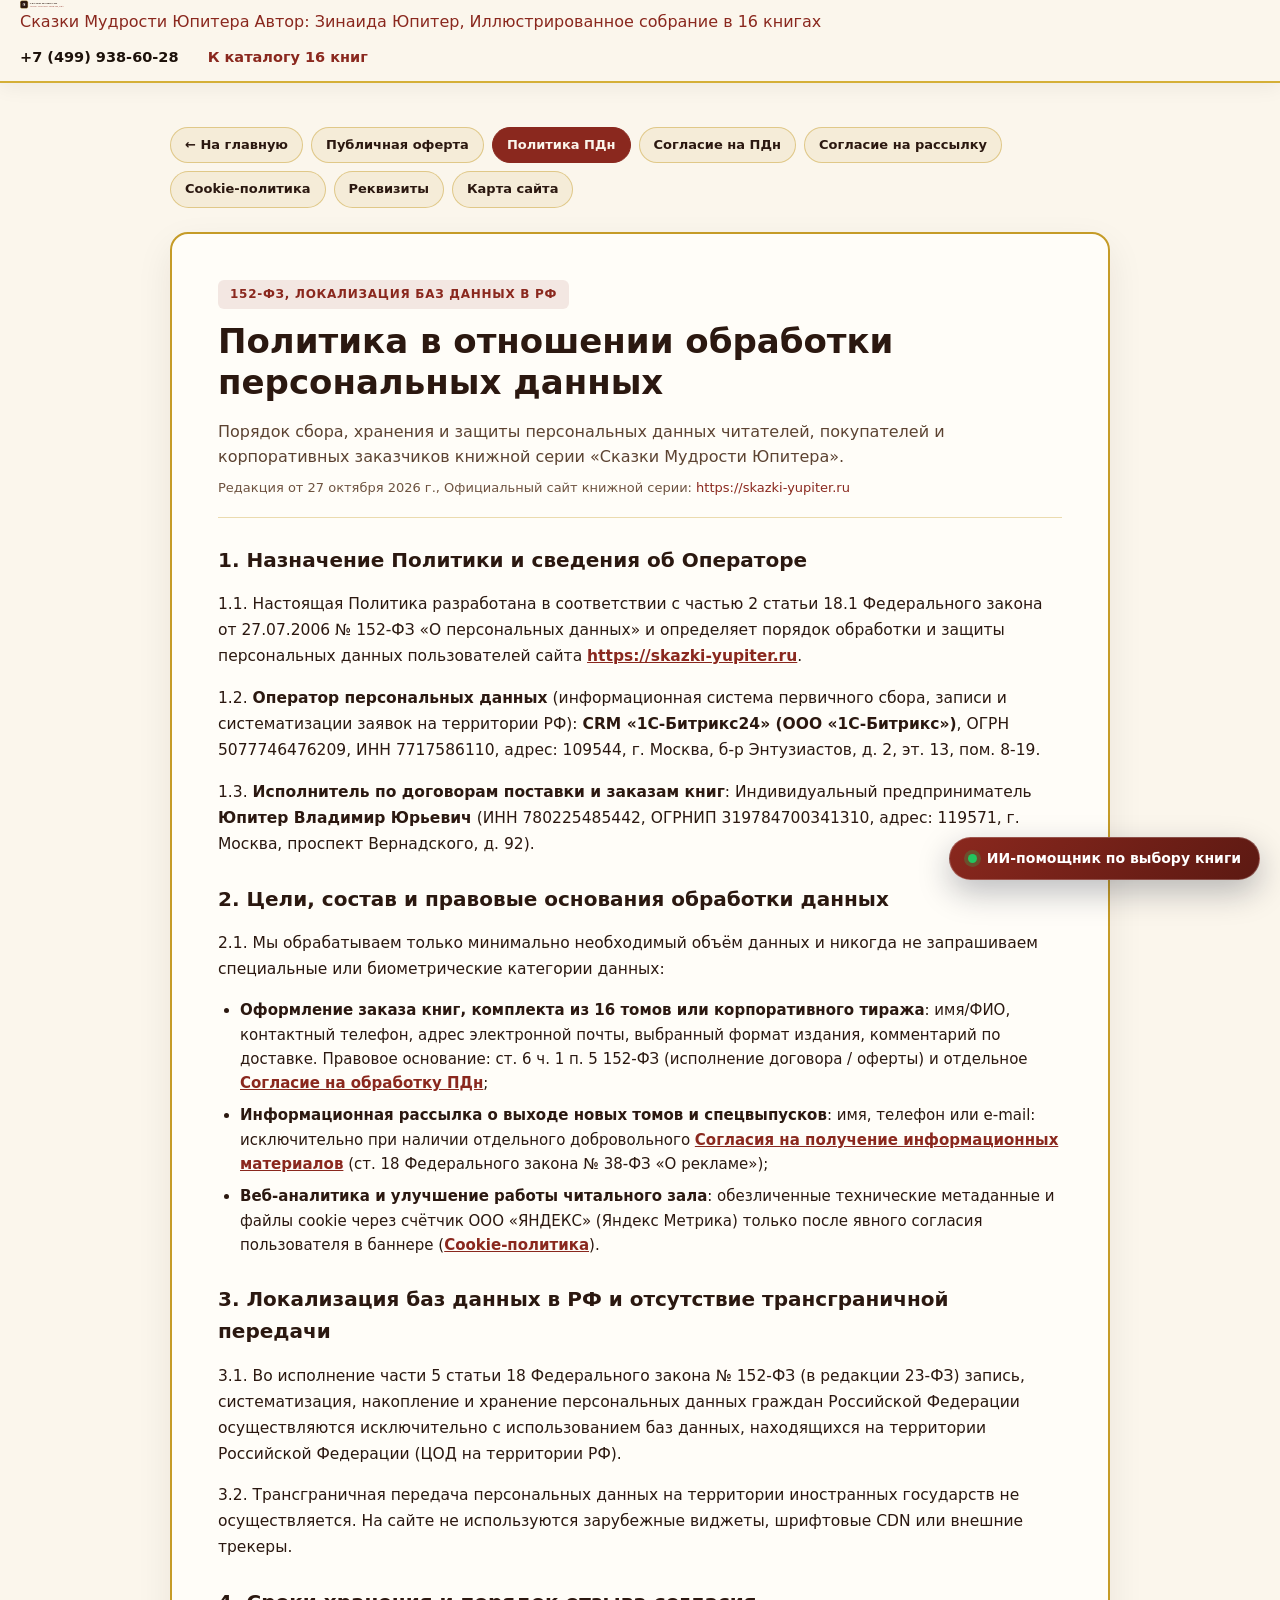
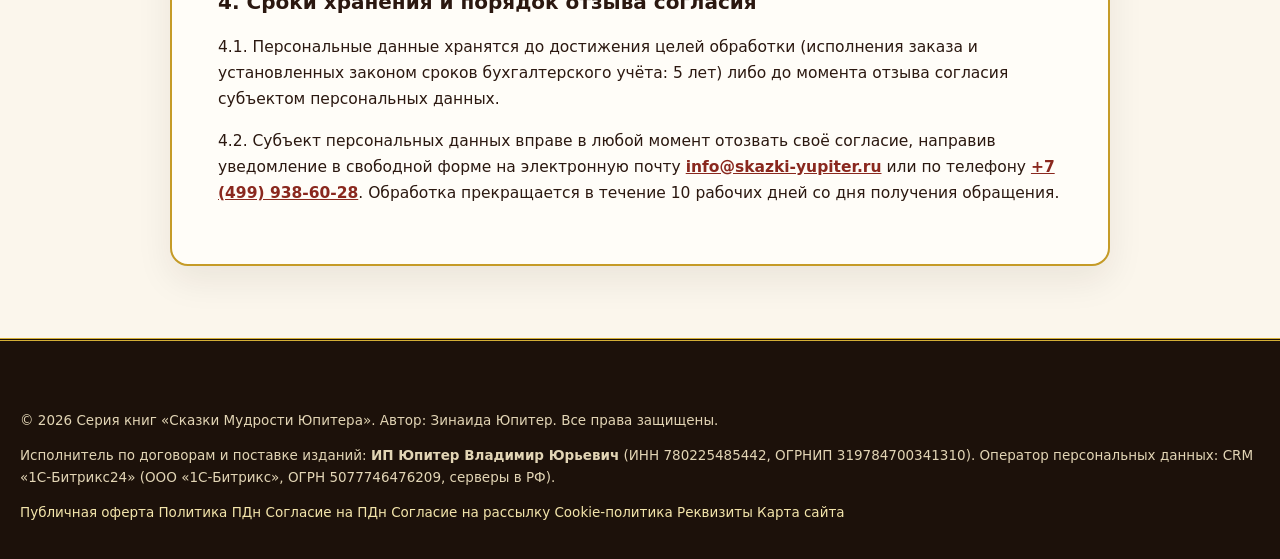
<file: policy.html>
<!DOCTYPE html>
<html lang="ru">
<head>
  <meta charset="UTF-8">
  <meta name="viewport" content="width=device-width, initial-scale=1.0">
  <title>Политика в отношении обработки персональных данных: Серия книг «Сказки Мудрости Юпитера»</title>
  <meta name="description" content="Политика обработки персональных данных на сайте skazki-yupiter.ru в соответствии с ч. 2 ст. 18.1 и ч. 5 ст. 18 Федерального закона № 152-ФЗ.">
  <meta name="robots" content="index, follow">
  <link rel="canonical" href="https://skazki-yupiter.ru/policy.html">
  <meta property="og:type" content="website">
  <meta property="og:locale" content="ru_RU">
  <meta property="og:site_name" content="Сказки Мудрости Юпитера">
  <meta property="og:title" content="Политика в отношении обработки персональных данных: Сказки Мудрости Юпитера">
  <meta property="og:description" content="Политика обработки персональных данных на сайте skazki-yupiter.ru в соответствии с ч. 2 ст. 18.1 и ч. 5 ст. 18 Федерального закона № 152-ФЗ.">
  <meta property="og:url" content="https://skazki-yupiter.ru/policy.html">
  <meta property="og:image" content="https://skazki-yupiter.ru/img/og-image.jpg">
  <meta name="theme-color" content="#FBF6EC">
  <link rel="icon" href="img/favicon.svg" type="image/svg+xml">
  <link rel="stylesheet" href="css/style.css?v=20261027">
  <link rel="stylesheet" href="css/ai-consultant.css?v=20261027">
  <style>
    .legal-shell { max-width: 980px; margin: 0 auto; padding: 44px 20px 72px; }
    .legal-nav { display: flex; flex-wrap: wrap; gap: 8px; margin-bottom: 24px; }
    .nav-pill {
      display: inline-block; padding: 7px 14px; border-radius: 999px;
      border: 1px solid rgba(197, 155, 39, 0.45); background: #F5ECD8;
      color: #2B1810; text-decoration: none; font-size: 13px; font-weight: 600;
    }
    .nav-pill.is-active, .nav-pill:hover { background: #8A281E; color: #FBF6EC; border-color: #8A281E; }
    .legal-card {
      background: #FFFDF8; border: 2px solid #C59B27; border-radius: 18px;
      padding: clamp(24px, 4vw, 46px); box-shadow: 0 14px 36px rgba(43, 24, 16, 0.08);
    }
    .legal-kicker {
      display: inline-block; padding: 5px 12px; border-radius: 6px;
      background: rgba(138, 40, 30, 0.1); color: #8A281E; font-size: 12px;
      font-weight: 700; text-transform: uppercase; letter-spacing: 0.06em; margin-bottom: 12px;
    }
    .legal-card h1 { font-size: clamp(24px, 3.2vw, 34px); margin: 0 0 10px; color: #2B1810; line-height: 1.2; }
    .legal-sub { font-size: 16px; color: #5C4332; margin-bottom: 8px; }
    .legal-meta { font-size: 13px; color: #6E5340; padding-bottom: 18px; margin-bottom: 24px; border-bottom: 1px solid rgba(197, 155, 39, 0.35); }
    .legal-body h2 { font-size: 20px; margin: 26px 0 10px; color: #2B1810; }
    .legal-body p { font-size: 15.5px; line-height: 1.68; color: #2B1810; margin-bottom: 12px; }
    .legal-body ul { padding-left: 22px; margin-bottom: 14px; }
    .legal-body li { font-size: 15px; line-height: 1.62; color: #2B1810; margin-bottom: 8px; }
    .legal-body a { color: #8A281E; text-decoration: underline; font-weight: 600; }
    .req-table { width: 100%; border-collapse: collapse; margin: 16px 0 24px; font-size: 14.5px; }
    .req-table th, .req-table td { border: 1px solid rgba(197, 155, 39, 0.5); padding: 12px 16px; text-align: left; vertical-align: top; }
    .req-table th { background: #F5ECD8; width: 34%; font-weight: 700; color: #2B1810; }
    .req-copy {
      margin-left: 8px; padding: 4px 10px; border-radius: 6px; border: 1px solid #C59B27;
      background: #FBF6EC; color: #2B1810; font-size: 12px; font-weight: 600; cursor: pointer;
    }
    .req-copy.is-done { background: #1F5C3A; border-color: #1F5C3A; color: #FFFFFF; }
    @media (max-width: 640px) {
      .req-table th, .req-table td { display: block; width: 100%; }
      .req-table th { border-bottom: none; }
    }
  </style>
  <script type="application/ld+json">{
  "@context": "https://schema.org",
  "@graph": [
    {
      "@type": "Organization",
      "@id": "https://skazki-yupiter.ru/#organization",
      "name": "Издательский проект «Сказки Мудрости Юпитера», ООО «Юпитер Групп»",
      "legalName": "ИП Юпитер Владимир Юрьевич (ИНН 780225485442, ОГРНИП 319784700341310)",
      "url": "https://skazki-yupiter.ru/",
      "telephone": "+7 (499) 938-60-28",
      "email": "info@skazki-yupiter.ru",
      "address": {
        "@type": "PostalAddress",
        "streetAddress": "проспект Вернадского, д. 92",
        "addressLocality": "Москва",
        "addressCountry": "RU"
      }
    },
    {
      "@type": "Person",
      "@id": "https://skazki-yupiter.ru/#author",
      "name": "Зинаида Юпитер",
      "jobTitle": "Автор серии «Сказки Мудрости Юпитера», доктор делового администрирования (DBA)"
    },
    {
      "@type": "WebPage",
      "@id": "https://skazki-yupiter.ru/policy.html#webpage",
      "url": "https://skazki-yupiter.ru/policy.html",
      "name": "Политика в отношении обработки персональных данных: Сказки Мудрости Юпитера",
      "description": "Политика обработки персональных данных на сайте skazki-yupiter.ru в соответствии с ч. 2 ст. 18.1 и ч. 5 ст. 18 Федерального закона № 152-ФЗ.",
      "inLanguage": "ru-RU",
      "isPartOf": {
        "@id": "https://skazki-yupiter.ru/#website"
      }
    }
  ]
}</script>
</head>
<body>
  <header class="site-header">
    <div class="container header-inner">
      <a href="index.html" class="brand" aria-label="На главную страницу Сказки Мудрости Юпитера">
        <img src="img/logo.svg" alt="Герб серии Сказки Мудрости Юпитера" class="brand-logo" width="44" height="44">
        <div class="brand-text">
          <span class="brand-title">Сказки Мудрости Юпитера</span>
          <span class="brand-sub">Автор: Зинаида Юпитер, Иллюстрированное собрание в 16 книгах</span>
        </div>
      </a>
      <div class="header-cta">
        <a href="tel:+74999386028" class="header-phone">+7 (499) 938-60-28</a>
        <a href="index.html#catalog" class="btn btn-primary btn-sm">К каталогу 16 книг</a>
      </div>
    </div>
  </header>

  <main class="legal-shell">
    <nav class="legal-nav" aria-label="Правовые документы и разделы">
      <a href="index.html" class="nav-pill">← На главную</a>
      <a href="oferta.html" class="nav-pill">Публичная оферта</a><a href="policy.html" class="nav-pill is-active">Политика ПДн</a><a href="consent-pd.html" class="nav-pill">Согласие на ПДн</a><a href="consent-mailing.html" class="nav-pill">Согласие на рассылку</a><a href="cookie-policy.html" class="nav-pill">Cookie-политика</a><a href="requisites.html" class="nav-pill">Реквизиты</a><a href="karta-sajta.html" class="nav-pill">Карта сайта</a>
    </nav>
    <article class="legal-card">
      <span class="legal-kicker">152-ФЗ, Локализация баз данных в РФ</span>
      <h1>Политика в отношении обработки персональных данных</h1>
      <p class="legal-sub">Порядок сбора, хранения и защиты персональных данных читателей, покупателей и корпоративных заказчиков книжной серии «Сказки Мудрости Юпитера».</p>
      <div class="legal-meta">Редакция от <time datetime="2026-10-27">27 октября 2026 г.</time>, Официальный сайт книжной серии: <a href="https://skazki-yupiter.ru">https://skazki-yupiter.ru</a></div>
      <div class="legal-body">
        
    <h2>1. Назначение Политики и сведения об Операторе</h2>
    <p>1.1. Настоящая Политика разработана в соответствии с частью 2 статьи 18.1 Федерального закона от 27.07.2006 № 152-ФЗ «О персональных данных» и определяет порядок обработки и защиты персональных данных пользователей сайта <a href="https://skazki-yupiter.ru">https://skazki-yupiter.ru</a>.</p>
    <p>1.2. <strong>Оператор персональных данных</strong> (информационная система первичного сбора, записи и систематизации заявок на территории РФ): <strong>CRM «1С-Битрикс24» (ООО «1С-Битрикс»)</strong>, ОГРН 5077746476209, ИНН 7717586110, адрес: 109544, г. Москва, б-р Энтузиастов, д. 2, эт. 13, пом. 8-19.</p>
    <p>1.3. <strong>Исполнитель по договорам поставки и заказам книг</strong>: Индивидуальный предприниматель <strong>Юпитер Владимир Юрьевич</strong> (ИНН 780225485442, ОГРНИП 319784700341310, адрес: 119571, г. Москва, проспект Вернадского, д. 92).</p>

    <h2>2. Цели, состав и правовые основания обработки данных</h2>
    <p>2.1. Мы обрабатываем только минимально необходимый объём данных и никогда не запрашиваем специальные или биометрические категории данных:</p>
    <ul>
      <li><strong>Оформление заказа книг, комплекта из 16 томов или корпоративного тиража</strong>: имя/ФИО, контактный телефон, адрес электронной почты, выбранный формат издания, комментарий по доставке. Правовое основание: ст. 6 ч. 1 п. 5 152-ФЗ (исполнение договора / оферты) и отдельное <a href="consent-pd.html">Согласие на обработку ПДн</a>;</li>
      <li><strong>Информационная рассылка о выходе новых томов и спецвыпусков</strong>: имя, телефон или e-mail: исключительно при наличии отдельного добровольного <a href="consent-mailing.html">Согласия на получение информационных материалов</a> (ст. 18 Федерального закона № 38-ФЗ «О рекламе»);</li>
      <li><strong>Веб-аналитика и улучшение работы читального зала</strong>: обезличенные технические метаданные и файлы cookie через счётчик ООО «ЯНДЕКС» (Яндекс Метрика) только после явного согласия пользователя в баннере (<a href="cookie-policy.html">Cookie-политика</a>).</li>
    </ul>

    <h2>3. Локализация баз данных в РФ и отсутствие трансграничной передачи</h2>
    <p>3.1. Во исполнение части 5 статьи 18 Федерального закона № 152-ФЗ (в редакции 23-ФЗ) запись, систематизация, накопление и хранение персональных данных граждан Российской Федерации осуществляются исключительно с использованием баз данных, находящихся на территории Российской Федерации (ЦОД на территории РФ).</p>
    <p>3.2. Трансграничная передача персональных данных на территории иностранных государств не осуществляется. На сайте не используются зарубежные виджеты, шрифтовые CDN или внешние трекеры.</p>

    <h2>4. Сроки хранения и порядок отзыва согласия</h2>
    <p>4.1. Персональные данные хранятся до достижения целей обработки (исполнения заказа и установленных законом сроков бухгалтерского учёта: 5 лет) либо до момента отзыва согласия субъектом персональных данных.</p>
    <p>4.2. Субъект персональных данных вправе в любой момент отозвать своё согласие, направив уведомление в свободной форме на электронную почту <a href="mailto:info@skazki-yupiter.ru">info@skazki-yupiter.ru</a> или по телефону <a href="tel:+74999386028">+7 (499) 938-60-28</a>. Обработка прекращается в течение 10 рабочих дней со дня получения обращения.</p>
    
      </div>
    </article>
  </main>

  <footer class="site-footer">
    <div class="container">
      <div class="footer-bottom">
        <div>
          <p>© <span data-year>2026</span> Серия книг «Сказки Мудрости Юпитера». Автор: Зинаида Юпитер. Все права защищены.</p>
          <p class="legal-line">Исполнитель по договорам и поставке изданий: <strong>ИП Юпитер Владимир Юрьевич</strong> (ИНН 780225485442, ОГРНИП 319784700341310). Оператор персональных данных: CRM «1С-Битрикс24» (ООО «1С-Битрикс», ОГРН 5077746476209, серверы в РФ).</p>
        </div>
        <div class="footer-links">
          <a href="oferta.html">Публичная оферта</a>
          <a href="policy.html">Политика ПДн</a>
          <a href="consent-pd.html">Согласие на ПДн</a>
          <a href="consent-mailing.html">Согласие на рассылку</a>
          <a href="cookie-policy.html">Cookie-политика</a>
          <a href="requisites.html">Реквизиты</a>
          <a href="karta-sajta.html">Карта сайта</a>
        </div>
      </div>
    </div>
  </footer>
  <script src="js/cookie.js?v=20261027" defer></script>
  <script src="js/metrika.js?v=20261027" defer></script>
  <script src="js/requisites.js?v=20261027" defer></script>
  <script src="js/ai-consultant.js?v=20261027" defer></script>
</body>
</html>
</file>
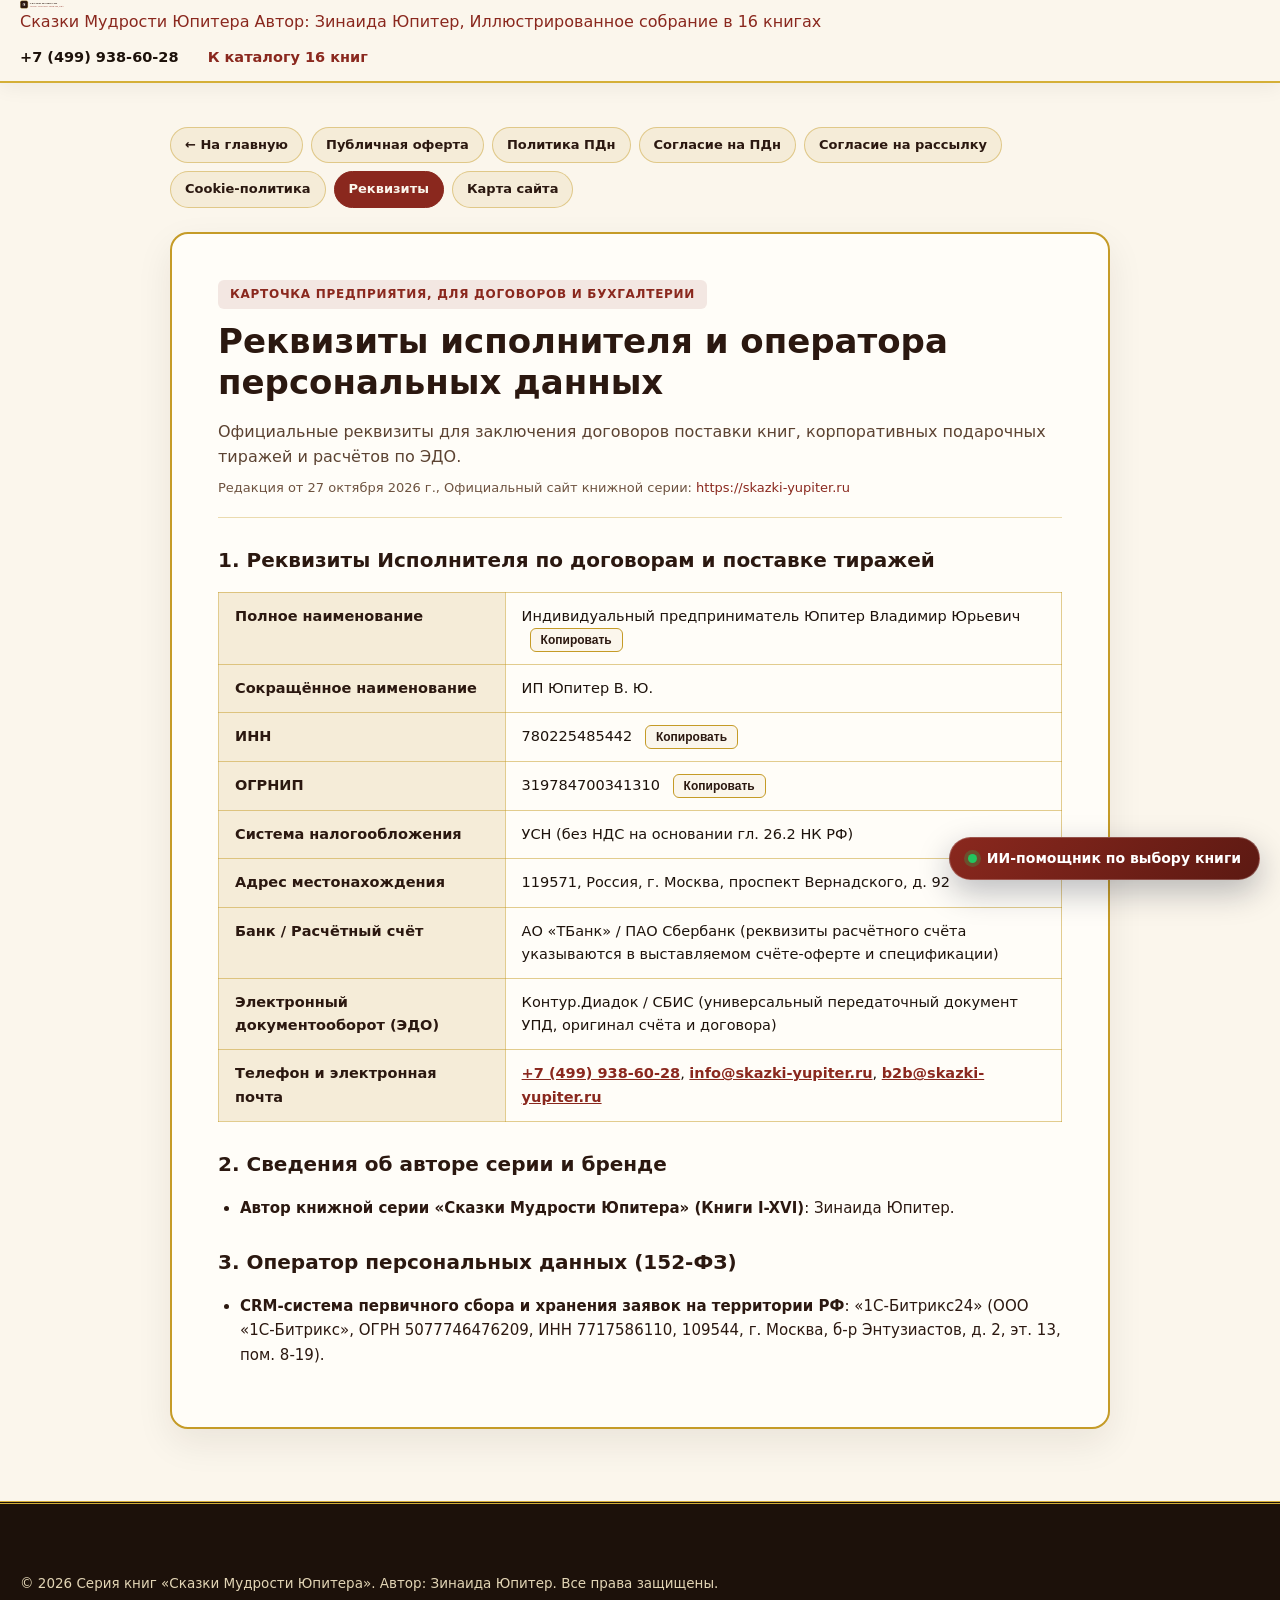
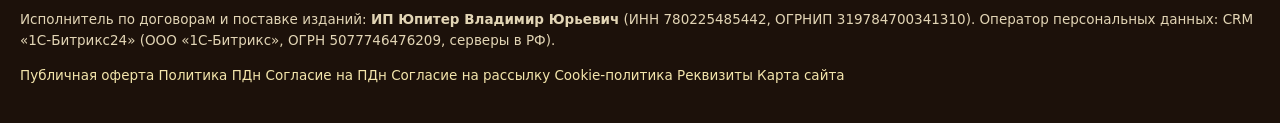
<file: requisites.html>
<!DOCTYPE html>
<html lang="ru">
<head>
  <meta charset="UTF-8">
  <meta name="viewport" content="width=device-width, initial-scale=1.0">
  <title>Реквизиты исполнителя и оператора персональных данных: Серия книг «Сказки Мудрости Юпитера»</title>
  <meta name="description" content="Официальные реквизиты ИП Юпитер Владимир Юрьевич (ИНН 780225485442, ОГРНИП 319784700341310) и оператора ПДн для сайта skazki-yupiter.ru.">
  <meta name="robots" content="index, follow">
  <link rel="canonical" href="https://skazki-yupiter.ru/requisites.html">
  <meta property="og:type" content="website">
  <meta property="og:locale" content="ru_RU">
  <meta property="og:site_name" content="Сказки Мудрости Юпитера">
  <meta property="og:title" content="Реквизиты исполнителя и оператора персональных данных: Сказки Мудрости Юпитера">
  <meta property="og:description" content="Официальные реквизиты ИП Юпитер Владимир Юрьевич (ИНН 780225485442, ОГРНИП 319784700341310) и оператора ПДн для сайта skazki-yupiter.ru.">
  <meta property="og:url" content="https://skazki-yupiter.ru/requisites.html">
  <meta property="og:image" content="https://skazki-yupiter.ru/img/og-image.jpg">
  <meta name="theme-color" content="#FBF6EC">
  <link rel="icon" href="img/favicon.svg" type="image/svg+xml">
  <link rel="stylesheet" href="css/style.css?v=20261027">
  <link rel="stylesheet" href="css/ai-consultant.css?v=20261027">
  <style>
    .legal-shell { max-width: 980px; margin: 0 auto; padding: 44px 20px 72px; }
    .legal-nav { display: flex; flex-wrap: wrap; gap: 8px; margin-bottom: 24px; }
    .nav-pill {
      display: inline-block; padding: 7px 14px; border-radius: 999px;
      border: 1px solid rgba(197, 155, 39, 0.45); background: #F5ECD8;
      color: #2B1810; text-decoration: none; font-size: 13px; font-weight: 600;
    }
    .nav-pill.is-active, .nav-pill:hover { background: #8A281E; color: #FBF6EC; border-color: #8A281E; }
    .legal-card {
      background: #FFFDF8; border: 2px solid #C59B27; border-radius: 18px;
      padding: clamp(24px, 4vw, 46px); box-shadow: 0 14px 36px rgba(43, 24, 16, 0.08);
    }
    .legal-kicker {
      display: inline-block; padding: 5px 12px; border-radius: 6px;
      background: rgba(138, 40, 30, 0.1); color: #8A281E; font-size: 12px;
      font-weight: 700; text-transform: uppercase; letter-spacing: 0.06em; margin-bottom: 12px;
    }
    .legal-card h1 { font-size: clamp(24px, 3.2vw, 34px); margin: 0 0 10px; color: #2B1810; line-height: 1.2; }
    .legal-sub { font-size: 16px; color: #5C4332; margin-bottom: 8px; }
    .legal-meta { font-size: 13px; color: #6E5340; padding-bottom: 18px; margin-bottom: 24px; border-bottom: 1px solid rgba(197, 155, 39, 0.35); }
    .legal-body h2 { font-size: 20px; margin: 26px 0 10px; color: #2B1810; }
    .legal-body p { font-size: 15.5px; line-height: 1.68; color: #2B1810; margin-bottom: 12px; }
    .legal-body ul { padding-left: 22px; margin-bottom: 14px; }
    .legal-body li { font-size: 15px; line-height: 1.62; color: #2B1810; margin-bottom: 8px; }
    .legal-body a { color: #8A281E; text-decoration: underline; font-weight: 600; }
    .req-table { width: 100%; border-collapse: collapse; margin: 16px 0 24px; font-size: 14.5px; }
    .req-table th, .req-table td { border: 1px solid rgba(197, 155, 39, 0.5); padding: 12px 16px; text-align: left; vertical-align: top; }
    .req-table th { background: #F5ECD8; width: 34%; font-weight: 700; color: #2B1810; }
    .req-copy {
      margin-left: 8px; padding: 4px 10px; border-radius: 6px; border: 1px solid #C59B27;
      background: #FBF6EC; color: #2B1810; font-size: 12px; font-weight: 600; cursor: pointer;
    }
    .req-copy.is-done { background: #1F5C3A; border-color: #1F5C3A; color: #FFFFFF; }
    @media (max-width: 640px) {
      .req-table th, .req-table td { display: block; width: 100%; }
      .req-table th { border-bottom: none; }
    }
  </style>
  <script type="application/ld+json">{
  "@context": "https://schema.org",
  "@graph": [
    {
      "@type": "Organization",
      "@id": "https://skazki-yupiter.ru/#organization",
      "name": "Издательский проект «Сказки Мудрости Юпитера», ООО «Юпитер Групп»",
      "legalName": "ИП Юпитер Владимир Юрьевич (ИНН 780225485442, ОГРНИП 319784700341310)",
      "url": "https://skazki-yupiter.ru/",
      "telephone": "+7 (499) 938-60-28",
      "email": "info@skazki-yupiter.ru",
      "address": {
        "@type": "PostalAddress",
        "streetAddress": "проспект Вернадского, д. 92",
        "addressLocality": "Москва",
        "addressCountry": "RU"
      }
    },
    {
      "@type": "Person",
      "@id": "https://skazki-yupiter.ru/#author",
      "name": "Зинаида Юпитер",
      "jobTitle": "Автор серии «Сказки Мудрости Юпитера», доктор делового администрирования (DBA)"
    },
    {
      "@type": "WebPage",
      "@id": "https://skazki-yupiter.ru/requisites.html#webpage",
      "url": "https://skazki-yupiter.ru/requisites.html",
      "name": "Реквизиты исполнителя и оператора персональных данных: Сказки Мудрости Юпитера",
      "description": "Официальные реквизиты ИП Юпитер Владимир Юрьевич (ИНН 780225485442, ОГРНИП 319784700341310) и оператора ПДн для сайта skazki-yupiter.ru.",
      "inLanguage": "ru-RU",
      "isPartOf": {
        "@id": "https://skazki-yupiter.ru/#website"
      }
    }
  ]
}</script>
</head>
<body>
  <header class="site-header">
    <div class="container header-inner">
      <a href="index.html" class="brand" aria-label="На главную страницу Сказки Мудрости Юпитера">
        <img src="img/logo.svg" alt="Герб серии Сказки Мудрости Юпитера" class="brand-logo" width="44" height="44">
        <div class="brand-text">
          <span class="brand-title">Сказки Мудрости Юпитера</span>
          <span class="brand-sub">Автор: Зинаида Юпитер, Иллюстрированное собрание в 16 книгах</span>
        </div>
      </a>
      <div class="header-cta">
        <a href="tel:+74999386028" class="header-phone">+7 (499) 938-60-28</a>
        <a href="index.html#catalog" class="btn btn-primary btn-sm">К каталогу 16 книг</a>
      </div>
    </div>
  </header>

  <main class="legal-shell">
    <nav class="legal-nav" aria-label="Правовые документы и разделы">
      <a href="index.html" class="nav-pill">← На главную</a>
      <a href="oferta.html" class="nav-pill">Публичная оферта</a><a href="policy.html" class="nav-pill">Политика ПДн</a><a href="consent-pd.html" class="nav-pill">Согласие на ПДн</a><a href="consent-mailing.html" class="nav-pill">Согласие на рассылку</a><a href="cookie-policy.html" class="nav-pill">Cookie-политика</a><a href="requisites.html" class="nav-pill is-active">Реквизиты</a><a href="karta-sajta.html" class="nav-pill">Карта сайта</a>
    </nav>
    <article class="legal-card">
      <span class="legal-kicker">Карточка предприятия, Для договоров и бухгалтерии</span>
      <h1>Реквизиты исполнителя и оператора персональных данных</h1>
      <p class="legal-sub">Официальные реквизиты для заключения договоров поставки книг, корпоративных подарочных тиражей и расчётов по ЭДО.</p>
      <div class="legal-meta">Редакция от <time datetime="2026-10-27">27 октября 2026 г.</time>, Официальный сайт книжной серии: <a href="https://skazki-yupiter.ru">https://skazki-yupiter.ru</a></div>
      <div class="legal-body">
        
    <h2>1. Реквизиты Исполнителя по договорам и поставке тиражей</h2>
    <table class="req-table">
      <tbody>
        <tr>
          <th>Полное наименование</th>
          <td>Индивидуальный предприниматель Юпитер Владимир Юрьевич <button type="button" class="req-copy" data-copy="Индивидуальный предприниматель Юпитер Владимир Юрьевич">Копировать</button></td>
        </tr>
        <tr>
          <th>Сокращённое наименование</th>
          <td>ИП Юпитер В. Ю.</td>
        </tr>
        <tr>
          <th>ИНН</th>
          <td>780225485442 <button type="button" class="req-copy" data-copy="780225485442">Копировать</button></td>
        </tr>
        <tr>
          <th>ОГРНИП</th>
          <td>319784700341310 <button type="button" class="req-copy" data-copy="319784700341310">Копировать</button></td>
        </tr>
        <tr>
          <th>Система налогообложения</th>
          <td>УСН (без НДС на основании гл. 26.2 НК РФ)</td>
        </tr>
        <tr>
          <th>Адрес местонахождения</th>
          <td>119571, Россия, г. Москва, проспект Вернадского, д. 92</td>
        </tr>
        <tr>
          <th>Банк / Расчётный счёт</th>
          <td>АО «ТБанк» / ПАО Сбербанк (реквизиты расчётного счёта указываются в выставляемом счёте-оферте и спецификации)</td>
        </tr>
        <tr>
          <th>Электронный документооборот (ЭДО)</th>
          <td>Контур.Диадок / СБИС (универсальный передаточный документ УПД, оригинал счёта и договора)</td>
        </tr>
        <tr>
          <th>Телефон и электронная почта</th>
          <td><a href="tel:+74999386028">+7 (499) 938-60-28</a>, <a href="mailto:info@skazki-yupiter.ru">info@skazki-yupiter.ru</a>, <a href="mailto:b2b@skazki-yupiter.ru">b2b@skazki-yupiter.ru</a></td>
        </tr>
      </tbody>
    </table>

    <h2>2. Сведения об авторе серии и бренде</h2>
    <ul>
      <li><strong>Автор книжной серии «Сказки Мудрости Юпитера» (Книги I-XVI)</strong>: Зинаида Юпитер.</li>
    </ul>

    <h2>3. Оператор персональных данных (152-ФЗ)</h2>
    <ul>
      <li><strong>CRM-система первичного сбора и хранения заявок на территории РФ</strong>: «1С-Битрикс24» (ООО «1С-Битрикс», ОГРН 5077746476209, ИНН 7717586110, 109544, г. Москва, б-р Энтузиастов, д. 2, эт. 13, пом. 8-19).</li>
    </ul>
    
      </div>
    </article>
  </main>

  <footer class="site-footer">
    <div class="container">
      <div class="footer-bottom">
        <div>
          <p>© <span data-year>2026</span> Серия книг «Сказки Мудрости Юпитера». Автор: Зинаида Юпитер. Все права защищены.</p>
          <p class="legal-line">Исполнитель по договорам и поставке изданий: <strong>ИП Юпитер Владимир Юрьевич</strong> (ИНН 780225485442, ОГРНИП 319784700341310). Оператор персональных данных: CRM «1С-Битрикс24» (ООО «1С-Битрикс», ОГРН 5077746476209, серверы в РФ).</p>
        </div>
        <div class="footer-links">
          <a href="oferta.html">Публичная оферта</a>
          <a href="policy.html">Политика ПДн</a>
          <a href="consent-pd.html">Согласие на ПДн</a>
          <a href="consent-mailing.html">Согласие на рассылку</a>
          <a href="cookie-policy.html">Cookie-политика</a>
          <a href="requisites.html">Реквизиты</a>
          <a href="karta-sajta.html">Карта сайта</a>
        </div>
      </div>
    </div>
  </footer>
  <script src="js/cookie.js?v=20261027" defer></script>
  <script src="js/metrika.js?v=20261027" defer></script>
  <script src="js/requisites.js?v=20261027" defer></script>
  <script src="js/ai-consultant.js?v=20261027" defer></script>
</body>
</html>
</file>
<file: css/style.css>
/* ==========================================================================
   СЕРИЯ КНИГ «СКАЗКИ МУДРОСТИ ЮПИТЕРА», АВТОР: ЗИНАИДА ЮПИТЕР, DBA
   Дизайн-система: Авторское коллекционное издание, Тиснение золотом и пергамент (Museum Book Edition)
   Стандарты: [[dizayner]] + [[sozdatel-saytov]] + [[modern-web-guidance]]
   ========================================================================== */

:root {
  --bg-parchment: #FBF6EC;
  --bg-parchment-alt: #F4EBDC;
  --bg-card: #FFFDF9;
  --bg-walnut: #1C110A;
  --bg-walnut-mid: #2B1810;
  --bg-emerald: #182C25;
  --cinnabar: #8A281E;
  --cinnabar-hover: #6E1D15;
  --cinnabar-soft: #FDF2F0;
  --gold: #C59B27;
  --gold-deep: #8C6A38;
  --gold-border: #D4AF37;
  --gold-soft: #FCF6E3;
  --ink: #1E130C;
  --ink-secondary: #4E3624;
  --ink-muted: #755842;
  --border-ornate: #D6C3A5;
  --font-serif: 'Georgia', 'Palatino Linotype', 'Book Antiqua', 'Times New Roman', serif;
  --font-sans: system-ui, -apple-system, BlinkMacSystemFont, 'Segoe UI', Roboto, 'Helvetica Neue', Arial, sans-serif;
  --shadow-card: 0 12px 32px rgba(28, 17, 10, 0.08);
  --shadow-elevated: 0 22px 54px rgba(28, 17, 10, 0.18);
  --radius-sm: 8px;
  --radius-md: 14px;
  --radius-lg: 20px;
}

*, *::before, *::after {
  box-sizing: border-box;
}

html {
  scroll-behavior: smooth;
  font-size: 16px;
  background-color: var(--bg-parchment);
  color: var(--ink);
}

body {
  margin: 0;
  font-family: var(--font-sans);
  background-color: var(--bg-parchment);
  color: var(--ink);
  line-height: 1.6;
  overflow-x: hidden;
  -webkit-font-smoothing: antialiased;
}

img {
  max-width: 100%;
  height: auto;
  display: block;
}

a {
  color: var(--cinnabar);
  text-decoration: none;
  transition: color 0.2s ease;
}

a:hover {
  color: var(--cinnabar-hover);
}

.container {
  width: 100%;
  max-width: min(1280px, 100vw);
  margin: 0 auto;
  padding: 0 20px;
}

/* Нативные модальные окна <dialog> по стандарту modern-web-guidance */
dialog:modal {
  overscroll-behavior: contain;
  border: 2px solid var(--gold-border);
  border-radius: var(--radius-lg);
  padding: 0;
  background: var(--bg-parchment);
  color: var(--ink);
  box-shadow: 0 28px 80px rgba(15, 8, 4, 0.55);
  max-width: min(1060px, calc(100vw - 24px));
  max-height: calc(100vh - 32px);
  width: 100%;
}

dialog::backdrop {
  overflow: hidden;
  overscroll-behavior: contain;
  background: rgba(20, 11, 6, 0.72);
  backdrop-filter: blur(4px);
}

/* Полоса музейного канона сверху */
.top-canon-bar {
  background: var(--bg-walnut);
  color: #F3E5AB;
  font-size: 12.5px;
  padding: 8px 0;
  border-bottom: 1px solid rgba(212, 175, 55, 0.35);
}

.top-canon-bar__inner {
  display: flex;
  flex-wrap: wrap;
  align-items: center;
  justify-content: space-between;
  gap: 12px;
}

.top-canon-bar__badges {
  display: flex;
  flex-wrap: wrap;
  align-items: center;
  gap: 14px;
}

.top-canon-bar a {
  color: #F3E5AB;
  font-weight: 600;
}

/* Шапка сайта */
.site-header {
  position: sticky;
  top: 0;
  z-index: 900;
  background: rgba(251, 246, 236, 0.96);
  backdrop-filter: blur(10px);
  border-bottom: 2px solid var(--gold-border);
  box-shadow: 0 4px 20px rgba(28, 17, 10, 0.06);
}

.site-header__inner {
  display: flex;
  align-items: center;
  justify-content: space-between;
  gap: 16px;
  min-height: 74px;
}

.brand-logo {
  display: flex;
  align-items: center;
  gap: 12px;
  color: var(--ink);
  text-decoration: none;
}

.brand-logo__emblem {
  width: 44px;
  height: 44px;
  border-radius: 10px;
  background: var(--bg-walnut-mid);
  border: 2px solid var(--gold-border);
  color: var(--bg-parchment);
  font-family: var(--font-serif);
  font-size: 24px;
  font-weight: 700;
  display: flex;
  align-items: center;
  justify-content: center;
  flex-shrink: 0;
}

.brand-logo__title {
  display: block;
  font-family: var(--font-serif);
  font-size: 16.5px;
  font-weight: 700;
  letter-spacing: 0.5px;
  color: var(--bg-walnut);
  line-height: 1.2;
}

.brand-logo__sub {
  display: block;
  font-size: 11.5px;
  font-weight: 600;
  color: var(--cinnabar);
  letter-spacing: 0.6px;
  text-transform: uppercase;
}

.main-nav {
  display: flex;
  align-items: center;
  gap: 18px;
}

.main-nav a {
  color: var(--ink-secondary);
  font-size: 14px;
  font-weight: 600;
  padding: 6px 2px;
  border-bottom: 2px solid transparent;
  transition: color 0.15s, border-color 0.15s;
}

.main-nav a:hover {
  color: var(--cinnabar);
  border-bottom-color: var(--gold);
}

.header-actions {
  display: flex;
  align-items: center;
  gap: 12px;
}

.header-phone {
  font-weight: 700;
  font-size: 14.5px;
  color: var(--bg-walnut);
  white-space: nowrap;
}

/* Кнопки */
.btn {
  display: inline-flex;
  align-items: center;
  justify-content: center;
  gap: 8px;
  padding: 12px 22px;
  border-radius: var(--radius-sm);
  font-family: var(--font-sans);
  font-size: 14.5px;
  font-weight: 700;
  line-height: 1.25;
  cursor: pointer;
  border: 2px solid transparent;
  transition: transform 0.18s ease, box-shadow 0.18s ease, background 0.18s ease;
  text-decoration: none;
}

.btn:hover {
  transform: translateY(-1px);
}

.btn--primary {
  background: linear-gradient(135deg, var(--cinnabar) 0%, var(--cinnabar-hover) 100%);
  color: #FFFFFF;
  border-color: var(--gold-border);
  box-shadow: 0 8px 22px rgba(138, 40, 30, 0.28);
}

.btn--primary:hover {
  color: #FFFFFF;
  box-shadow: 0 12px 28px rgba(138, 40, 30, 0.38);
}

.btn--gold {
  background: linear-gradient(135deg, #D4AF37 0%, #9E7822 100%);
  color: #1C110A;
  border-color: #F3E5AB;
  box-shadow: 0 8px 22px rgba(197, 155, 39, 0.28);
}

.btn--gold:hover {
  color: #1C110A;
}

.btn--outline {
  background: var(--bg-card);
  color: var(--bg-walnut);
  border-color: var(--gold-deep);
}

.btn--outline:hover {
  background: var(--gold-soft);
  color: var(--cinnabar);
}

.btn--sm {
  padding: 9px 15px;
  font-size: 13px;
}

/* Первый экран (Hero) */
.hero {
  position: relative;
  padding: 52px 0 64px;
  background:
    radial-gradient(circle at 85% 18%, rgba(197, 155, 39, 0.16), transparent 45%),
    radial-gradient(circle at 12% 80%, rgba(138, 40, 30, 0.09), transparent 40%),
    linear-gradient(180deg, #FBF6EC 0%, #F3E8D4 100%);
  border-bottom: 3px double var(--gold-deep);
}

.hero__grid {
  display: grid;
  grid-template-columns: 1.18fr 0.82fr;
  gap: 44px;
  align-items: center;
}

.eyebrow-badge {
  display: inline-flex;
  align-items: center;
  gap: 8px;
  padding: 6px 14px;
  background: var(--gold-soft);
  border: 1.5px solid var(--gold-deep);
  border-radius: 999px;
  font-family: var(--font-serif);
  font-size: 12.5px;
  font-weight: 700;
  color: var(--cinnabar);
  letter-spacing: 1px;
  text-transform: uppercase;
  margin-bottom: 18px;
}

.hero__title {
  font-family: var(--font-serif);
  font-size: clamp(28px, 3.6vw, 46px);
  line-height: 1.16;
  color: var(--bg-walnut);
  margin: 0 0 18px;
  font-weight: 700;
}

.hero__title span {
  color: var(--cinnabar);
}

.hero__lead {
  font-size: 17.5px;
  line-height: 1.62;
  color: var(--ink-secondary);
  margin: 0 0 22px;
}

.hero__author-pill {
  display: flex;
  align-items: center;
  gap: 14px;
  padding: 14px 18px;
  background: var(--bg-card);
  border: 1.5px solid var(--gold-border);
  border-left: 5px solid var(--cinnabar);
  border-radius: var(--radius-md);
  margin-bottom: 26px;
  box-shadow: var(--shadow-card);
}

.hero__author-pill strong {
  display: block;
  font-family: var(--font-serif);
  font-size: 16px;
  color: var(--bg-walnut);
}

.hero__author-pill span {
  font-size: 13.5px;
  color: var(--ink-muted);
}

.hero__cta-row {
  display: flex;
  flex-wrap: wrap;
  gap: 14px;
  margin-bottom: 30px;
}

/* Витрина пары обложек на первом экране */
.hero-showcase {
  background: var(--bg-walnut-mid);
  border: 3px solid var(--gold-border);
  border-radius: var(--radius-lg);
  padding: 24px;
  box-shadow: var(--shadow-elevated);
  color: var(--bg-parchment);
  position: relative;
}

.hero-showcase__top {
  display: flex;
  align-items: center;
  justify-content: space-between;
  gap: 8px;
  margin-bottom: 16px;
  padding-bottom: 10px;
  border-bottom: 1px solid rgba(212, 175, 55, 0.35);
  font-family: var(--font-serif);
  font-size: 13px;
  color: #F3E5AB;
}

.hero-showcase__pair {
  display: grid;
  grid-template-columns: 1fr 1fr;
  gap: 16px;
}

.showcase-book-card {
  background: rgba(255, 255, 255, 0.05);
  border: 1.5px solid rgba(212, 175, 55, 0.5);
  border-radius: 10px;
  padding: 10px;
  text-align: center;
  cursor: pointer;
  transition: transform 0.2s ease, border-color 0.2s ease;
}

.showcase-book-card:hover {
  transform: translateY(-4px);
  border-color: #F3E5AB;
}

.showcase-book-card img {
  width: 100%;
  aspect-ratio: 2 / 3;
  object-fit: contain;
  border-radius: 6px;
  margin-bottom: 8px;
  box-shadow: 0 8px 20px rgba(0, 0, 0, 0.45);
}

.showcase-book-card__tag {
  display: inline-block;
  padding: 3px 9px;
  border-radius: 999px;
  font-size: 11px;
  font-weight: 700;
  margin-bottom: 4px;
}

.showcase-book-card__tag--fam {
  background: #FBF6EC;
  color: var(--cinnabar);
}

.showcase-book-card__tag--mgmt {
  background: var(--gold-border);
  color: #1C110A;
}

.showcase-book-card__caption {
  font-size: 12px;
  color: #E2D5B5;
  line-height: 1.3;
}

.hero-showcase__footer {
  margin-top: 14px;
  padding-top: 12px;
  border-top: 1px solid rgba(212, 175, 55, 0.35);
  display: flex;
  align-items: center;
  justify-content: space-between;
  gap: 10px;
  font-size: 12.5px;
  color: #F3E5AB;
}

/* Полоса ключевых цифр */
.metrics-strip {
  margin-top: 40px;
  display: grid;
  grid-template-columns: repeat(4, 1fr);
  gap: 18px;
}

.metric-card {
  background: var(--bg-card);
  border: 1.5px solid var(--border-ornate);
  border-top: 4px solid var(--gold-deep);
  border-radius: var(--radius-md);
  padding: 18px 20px;
  box-shadow: var(--shadow-card);
}

.metric-card__num {
  font-family: var(--font-serif);
  font-size: 26px;
  font-weight: 700;
  color: var(--cinnabar);
  line-height: 1.15;
  margin-bottom: 6px;
}

.metric-card__label {
  font-size: 13.5px;
  color: var(--ink-secondary);
  line-height: 1.42;
}

/* Общие секции */
.section {
  padding: 72px 0;
  border-bottom: 1px solid var(--border-ornate);
}

.section--alt {
  background: var(--bg-parchment-alt);
}

.section--dark {
  background: linear-gradient(180deg, var(--bg-walnut) 0%, var(--bg-walnut-mid) 100%);
  color: var(--bg-parchment);
  border-bottom: 3px double var(--gold-border);
}

.section-header {
  max-width: 840px;
  margin: 0 auto 44px;
  text-align: center;
}

.section-header__super {
  font-family: var(--font-serif);
  font-size: 13px;
  font-weight: 700;
  letter-spacing: 1.6px;
  text-transform: uppercase;
  color: var(--cinnabar);
  margin-bottom: 10px;
}

.section--dark .section-header__super {
  color: var(--gold-border);
}

.section-header__title {
  font-family: var(--font-serif);
  font-size: clamp(24px, 3vw, 38px);
  color: var(--bg-walnut);
  margin: 0 0 14px;
  line-height: 1.2;
}

.section--dark .section-header__title {
  color: #FFFDF9;
}

.section-header__desc {
  font-size: 16.5px;
  color: var(--ink-secondary);
  margin: 0;
}

.section--dark .section-header__desc {
  color: #E6D8B8;
}

/* GEO Короткий ответ о серии */
.geo-summary-box {
  background: var(--bg-card);
  border: 2px solid var(--gold-deep);
  outline: 1px solid var(--cinnabar);
  outline-offset: -7px;
  border-radius: var(--radius-md);
  padding: 26px 30px;
  margin-bottom: 44px;
  box-shadow: var(--shadow-card);
}

.geo-summary-box__title {
  font-family: var(--font-serif);
  font-size: 19px;
  font-weight: 700;
  color: var(--cinnabar);
  margin: 0 0 10px;
}

/* 3 столпа философии */
.pillars-grid {
  display: grid;
  grid-template-columns: repeat(3, 1fr);
  gap: 24px;
}

.pillar-card {
  background: var(--bg-card);
  border: 1.5px solid var(--border-ornate);
  border-radius: var(--radius-md);
  padding: 26px;
  box-shadow: var(--shadow-card);
  display: flex;
  flex-direction: column;
  gap: 12px;
}

.pillar-card__num {
  display: inline-flex;
  align-items: center;
  justify-content: center;
  width: 40px;
  height: 40px;
  border-radius: 50%;
  background: var(--gold-soft);
  border: 1.5px solid var(--gold-deep);
  font-family: var(--font-serif);
  font-weight: 700;
  color: var(--cinnabar);
}

.pillar-card h3 {
  font-family: var(--font-serif);
  font-size: 20px;
  margin: 0;
  color: var(--bg-walnut);
}

.pillar-card p {
  margin: 0;
  font-size: 14.8px;
  color: var(--ink-secondary);
}

/* Две версии каждой книги (6+ и 12+) */
.editions-grid {
  display: grid;
  grid-template-columns: 1fr 1fr;
  gap: 28px;
}

.edition-panel {
  background: var(--bg-card);
  border: 2px solid var(--gold-deep);
  border-radius: var(--radius-lg);
  padding: 30px;
  box-shadow: var(--shadow-card);
  position: relative;
}

.edition-panel--exec {
  border-color: var(--cinnabar);
  background: linear-gradient(180deg, #FFFDF9 0%, #FDF6EC 100%);
}

.edition-badge {
  display: inline-flex;
  align-items: center;
  gap: 8px;
  padding: 5px 14px;
  border-radius: 999px;
  font-size: 12.5px;
  font-weight: 700;
  margin-bottom: 14px;
}

.edition-badge--6 {
  background: var(--cinnabar-soft);
  color: var(--cinnabar);
  border: 1px solid var(--cinnabar);
}

.edition-badge--12 {
  background: var(--bg-walnut);
  color: #F3E5AB;
  border: 1px solid var(--gold-border);
}

.edition-panel h3 {
  font-family: var(--font-serif);
  font-size: 23px;
  margin: 0 0 10px;
  color: var(--bg-walnut);
}

.edition-steps {
  list-style: none;
  padding: 0;
  margin: 18px 0 0;
  display: flex;
  flex-direction: column;
  gap: 12px;
}

.edition-steps li {
  padding: 12px 14px;
  background: var(--bg-parchment);
  border-left: 4px solid var(--gold-deep);
  border-radius: 6px;
  font-size: 14.2px;
}

.edition-panel--exec .edition-steps li {
  border-left-color: var(--cinnabar);
}

/* Интерактивный каталог 16 книг */
.catalog-controls {
  display: flex;
  flex-wrap: wrap;
  align-items: center;
  justify-content: space-between;
  gap: 16px;
  margin-bottom: 32px;
  background: var(--bg-card);
  border: 1.5px solid var(--gold-deep);
  border-radius: var(--radius-md);
  padding: 16px 20px;
  box-shadow: var(--shadow-card);
}

.mode-switch {
  display: inline-flex;
  background: var(--bg-parchment-alt);
  padding: 4px;
  border-radius: 10px;
  border: 1px solid var(--border-ornate);
}

.mode-switch__btn {
  border: none;
  background: transparent;
  padding: 10px 16px;
  border-radius: 8px;
  font-size: 13.5px;
  font-weight: 700;
  color: var(--ink-secondary);
  cursor: pointer;
  transition: background 0.15s, color 0.15s;
}

.mode-switch__btn.is-active {
  background: var(--cinnabar);
  color: #FFFFFF;
  box-shadow: 0 4px 12px rgba(138, 40, 30, 0.25);
}

.catalog-search {
  flex: 1;
  min-width: 240px;
  max-width: 360px;
}

.catalog-search input {
  width: 100%;
  padding: 10px 14px;
  border: 1.5px solid var(--border-ornate);
  border-radius: 8px;
  font-size: 14px;
  background: var(--bg-parchment);
}

.books-grid {
  display: grid;
  grid-template-columns: repeat(4, 1fr);
  gap: 24px;
}

.book-card {
  background: var(--bg-card);
  border: 1.5px solid var(--border-ornate);
  border-radius: var(--radius-md);
  overflow: hidden;
  box-shadow: var(--shadow-card);
  display: flex;
  flex-direction: column;
  transition: transform 0.22s ease, box-shadow 0.22s ease, border-color 0.22s ease;
}

.book-card:hover {
  transform: translateY(-5px);
  box-shadow: var(--shadow-elevated);
  border-color: var(--gold-deep);
}

.book-card__cover-wrap {
  position: relative;
  background: var(--bg-walnut);
  padding: 14px;
  aspect-ratio: 3 / 4.2;
  display: flex;
  align-items: center;
  justify-content: center;
  cursor: pointer;
}

.book-card__cover-wrap img {
  width: 100%;
  height: 100%;
  object-fit: contain;
  border-radius: 4px;
  box-shadow: 0 10px 26px rgba(0, 0, 0, 0.5);
}

.book-card__issue-pill {
  position: absolute;
  top: 12px;
  left: 12px;
  background: rgba(28, 17, 10, 0.88);
  color: #F3E5AB;
  border: 1px solid var(--gold-border);
  padding: 4px 10px;
  border-radius: 999px;
  font-family: var(--font-serif);
  font-size: 11.5px;
  font-weight: 700;
}

.book-card__age-pill {
  position: absolute;
  top: 12px;
  right: 12px;
  background: var(--cinnabar);
  color: #FFFFFF;
  border: 1px solid #F3E5AB;
  padding: 4px 9px;
  border-radius: 999px;
  font-size: 11.5px;
  font-weight: 700;
}

.book-card__body {
  padding: 18px;
  display: flex;
  flex-direction: column;
  flex: 1;
  gap: 10px;
}

.book-card__title {
  font-family: var(--font-serif);
  font-size: 19px;
  font-weight: 700;
  color: var(--bg-walnut);
  margin: 0;
  line-height: 1.22;
}

.book-card__en {
  font-size: 12px;
  color: var(--ink-muted);
  font-style: italic;
  margin-top: -4px;
}

.book-card__key {
  font-size: 13px;
  color: var(--ink-secondary);
  background: var(--bg-parchment);
  border-left: 3px solid var(--gold-deep);
  padding: 8px 10px;
  border-radius: 4px;
  flex: 1;
}

.book-card__actions {
  display: flex;
  flex-direction: column;
  gap: 8px;
  margin-top: 6px;
}

.book-card__pdf-links {
  display: grid;
  grid-template-columns: 1fr 1fr;
  gap: 6px;
}

.book-card__pdf-links a {
  text-align: center;
  padding: 6px 8px;
  font-size: 11.8px;
  font-weight: 600;
  border-radius: 6px;
  background: var(--bg-parchment-alt);
  color: var(--ink-secondary);
  border: 1px solid var(--border-ornate);
}

.book-card__pdf-links a:hover {
  background: var(--gold-soft);
  color: var(--cinnabar);
  border-color: var(--gold-deep);
}

/* Интерактивный читальный зал и Матрица 2x2 на странице */
.interactive-workbench {
  background: var(--bg-card);
  border: 3px solid var(--gold-deep);
  outline: 1.5px solid var(--cinnabar);
  outline-offset: -8px;
  border-radius: var(--radius-lg);
  padding: 32px;
  box-shadow: var(--shadow-elevated);
}

.workbench-book-pills {
  display: flex;
  flex-wrap: wrap;
  gap: 8px;
  margin-bottom: 22px;
  padding-bottom: 18px;
  border-bottom: 1px solid var(--border-ornate);
}

.workbench-pill {
  padding: 7px 13px;
  border-radius: 999px;
  border: 1px solid var(--border-ornate);
  background: var(--bg-parchment);
  color: var(--ink-secondary);
  font-size: 13px;
  font-weight: 600;
  cursor: pointer;
  transition: all 0.15s;
}

.workbench-pill:hover {
  border-color: var(--gold-deep);
}

.workbench-pill.is-active {
  background: var(--bg-walnut);
  color: #F3E5AB;
  border-color: var(--gold-border);
}

.workbench-tabs {
  display: flex;
  flex-wrap: wrap;
  gap: 10px;
  margin-bottom: 24px;
}

.workbench-tab {
  padding: 11px 18px;
  border-radius: var(--radius-sm);
  border: 1.5px solid var(--gold-deep);
  background: var(--bg-parchment);
  color: var(--bg-walnut);
  font-family: var(--font-serif);
  font-size: 14.5px;
  font-weight: 700;
  cursor: pointer;
}

.workbench-tab.is-active {
  background: var(--cinnabar);
  color: #FFFFFF;
  border-color: var(--cinnabar);
}

/* Вёрстка сцен сказки с авторскими иллюстрациями */
.story-reader-grid {
  display: grid;
  grid-template-columns: 0.9fr 1.1fr;
  gap: 28px;
  align-items: start;
}

.plate-frame-web {
  background: var(--bg-parchment);
  border: 3px solid var(--gold-deep);
  padding: 12px;
  border-radius: 8px;
  box-shadow: var(--shadow-card);
  text-align: center;
}

.plate-frame-web img {
  width: 100%;
  max-height: 440px;
  object-fit: contain;
  border-radius: 4px;
  margin-bottom: 10px;
}

.plate-caption-web {
  font-family: var(--font-serif);
  font-style: italic;
  font-size: 14px;
  color: var(--cinnabar);
  line-height: 1.4;
}

.story-scene-nav {
  display: flex;
  flex-wrap: wrap;
  gap: 8px;
  margin-bottom: 16px;
}

.scene-btn {
  padding: 6px 13px;
  border-radius: 6px;
  border: 1px solid var(--gold-deep);
  background: var(--bg-parchment);
  font-family: var(--font-serif);
  font-size: 13px;
  font-weight: 700;
  cursor: pointer;
}

.scene-btn.is-active {
  background: var(--gold-deep);
  color: #FFFFFF;
}

.folio-story-box {
  background: var(--bg-parchment);
  border: 1.5px solid var(--border-ornate);
  border-radius: 10px;
  padding: 24px;
  font-family: var(--font-serif);
  font-size: 17.5px;
  line-height: 1.72;
  color: var(--ink);
}

.drop-cap {
  float: left;
  font-family: var(--font-serif);
  font-size: 52px;
  line-height: 0.86;
  padding-right: 10px;
  padding-top: 4px;
  color: var(--cinnabar);
  font-weight: 700;
}

/* Наглядная Матрица 2x2 просто по двум осям */
.matrix-2x2-layout {
  display: grid;
  grid-template-columns: 44px 1fr;
  gap: 12px;
  align-items: stretch;
  margin: 20px 0;
}

.matrix-axis-y {
  writing-mode: vertical-rl;
  transform: rotate(180deg);
  background: var(--bg-walnut);
  color: #F3E5AB;
  border: 1.5px solid var(--gold-border);
  border-radius: 8px;
  padding: 12px 6px;
  text-align: center;
  font-family: var(--font-serif);
  font-size: 12.5px;
  font-weight: 700;
  letter-spacing: 1px;
  display: flex;
  align-items: center;
  justify-content: center;
}

.matrix-grid-cells {
  display: grid;
  grid-template-columns: 1fr 1fr;
  gap: 16px;
}

.matrix-cell {
  background: var(--bg-parchment);
  border: 1.5px solid var(--border-ornate);
  border-radius: 10px;
  padding: 18px;
  position: relative;
}

.matrix-cell--q2 {
  border-left: 4px solid #B45309;
}

.matrix-cell--q1 {
  border-left: 4px solid #78716C;
}

.matrix-cell--q3 {
  border-left: 4px solid #0284C7;
}

.matrix-cell--q4 {
  background: linear-gradient(135deg, #FFFBEB 0%, #FEF3C7 100%);
  border: 2.5px solid var(--gold-deep);
  outline: 1.5px solid var(--cinnabar);
  outline-offset: -5px;
  box-shadow: 0 10px 26px rgba(197, 155, 39, 0.22);
}

.matrix-cell__badge {
  display: inline-block;
  font-size: 11px;
  font-weight: 700;
  text-transform: uppercase;
  letter-spacing: 0.7px;
  padding: 3px 8px;
  border-radius: 4px;
  margin-bottom: 8px;
  background: rgba(28, 17, 10, 0.08);
  color: var(--ink-secondary);
}

.matrix-cell--q4 .matrix-cell__badge {
  background: var(--cinnabar);
  color: #FFFFFF;
}

.matrix-cell h4 {
  font-family: var(--font-serif);
  font-size: 17px;
  margin: 0 0 8px;
  color: var(--bg-walnut);
}

.matrix-cell p {
  margin: 0;
  font-size: 14px;
  color: var(--ink-secondary);
}

.matrix-axis-x {
  margin-left: 56px;
  margin-top: 10px;
  background: var(--bg-walnut);
  color: #F3E5AB;
  border: 1.5px solid var(--gold-border);
  border-radius: 8px;
  padding: 10px 16px;
  display: flex;
  align-items: center;
  justify-content: space-between;
  font-family: var(--font-serif);
  font-size: 12.5px;
  font-weight: 700;
}

/* Таблица жизненных и рабочих ситуаций */
.situations-table {
  width: 100%;
  border-collapse: collapse;
  margin-top: 20px;
  font-size: 14px;
  background: var(--bg-card);
  border: 1.5px solid var(--gold-deep);
}

.situations-table th,
.situations-table td {
  padding: 12px 14px;
  border: 1px solid var(--border-ornate);
  text-align: left;
  vertical-align: top;
}

.situations-table th {
  background: var(--bg-walnut);
  color: #F3E5AB;
  font-family: var(--font-serif);
}

.situations-table td.win-col {
  background: #FFFBEB;
  font-weight: 600;
  color: var(--bg-walnut);
}

/* Тренажёр Три дороги (6+) */
.roads-options {
  display: grid;
  grid-template-columns: repeat(3, 1fr);
  gap: 14px;
  margin-top: 14px;
}

.road-btn {
  text-align: left;
  padding: 16px;
  border-radius: 10px;
  border: 2px solid var(--border-ornate);
  background: var(--bg-card);
  cursor: pointer;
  font-size: 14px;
  transition: all 0.18s;
}

.road-btn:hover {
  border-color: var(--gold-deep);
}

.road-btn.is-correct {
  background: #F0FDF4;
  border-color: #16A34A;
}

.road-btn.is-wrong {
  background: #FEF2F2;
  border-color: #DC2626;
}

/* Секция Золотой Том и 7 музейных пресетов */
.presets-grid {
  display: grid;
  grid-template-columns: repeat(auto-fit, minmax(250px, 1fr));
  gap: 18px;
  margin-top: 32px;
}

.preset-card {
  background: rgba(255, 255, 255, 0.06);
  border: 1.5px solid rgba(212, 175, 55, 0.45);
  border-radius: var(--radius-md);
  padding: 20px;
}

.preset-card h4 {
  font-family: var(--font-serif);
  color: #F3E5AB;
  margin: 0 0 8px;
  font-size: 17px;
}

.preset-card p {
  margin: 0;
  font-size: 13.5px;
  color: #E2D5B5;
}

/* Блок творческого содружества */
.council-grid {
  display: grid;
  grid-template-columns: repeat(3, 1fr);
  gap: 24px;
}

.council-contour {
  background: var(--bg-card);
  border: 2px solid var(--gold-deep);
  border-radius: var(--radius-md);
  padding: 24px;
  box-shadow: var(--shadow-card);
}

.council-contour h3 {
  font-family: var(--font-serif);
  font-size: 19px;
  color: var(--cinnabar);
  margin: 0 0 14px;
  padding-bottom: 10px;
  border-bottom: 1px solid var(--border-ornate);
}

.council-list {
  list-style: none;
  padding: 0;
  margin: 0;
  display: flex;
  flex-direction: column;
  gap: 10px;
  font-size: 13.8px;
}

.council-list li strong {
  color: var(--bg-walnut);
}

/* Блок об авторе (ровно 1 портрет Зинаида Юпитер) */
.author-block {
  display: grid;
  grid-template-columns: 320px 1fr;
  gap: 40px;
  align-items: center;
  background: var(--bg-card);
  border: 2.5px solid var(--gold-deep);
  border-radius: var(--radius-lg);
  padding: 36px;
  box-shadow: var(--shadow-elevated);
}

.author-portrait-frame {
  border: 3px solid var(--gold-border);
  outline: 1.5px solid var(--cinnabar);
  outline-offset: -7px;
  border-radius: var(--radius-md);
  overflow: hidden;
  background: var(--bg-walnut);
}

.author-portrait-frame img {
  width: 100%;
  aspect-ratio: 4 / 5;
  object-fit: cover;
}

.author-creds-list {
  display: grid;
  grid-template-columns: 1fr 1fr;
  gap: 14px;
  margin: 20px 0;
  padding: 0;
  list-style: none;
}

.author-creds-list li {
  background: var(--bg-parchment);
  border-left: 3.5px solid var(--cinnabar);
  padding: 10px 14px;
  border-radius: 6px;
  font-size: 13.8px;
}

/* Форма заказа и консультации */
.order-layout {
  display: grid;
  grid-template-columns: 1.05fr 0.95fr;
  gap: 36px;
  align-items: start;
}

.order-form-card {
  background: var(--bg-card);
  border: 2.5px solid var(--gold-deep);
  border-radius: var(--radius-lg);
  padding: 32px;
  box-shadow: var(--shadow-elevated);
  color: var(--ink);
}

.form-field {
  margin-bottom: 16px;
}

.form-field label {
  display: block;
  font-size: 13.5px;
  font-weight: 700;
  color: var(--bg-walnut);
  margin-bottom: 6px;
}

.form-field input,
.form-field select,
.form-field textarea {
  width: 100%;
  padding: 12px 14px;
  border: 1.5px solid var(--border-ornate);
  border-radius: 8px;
  font-size: 14.5px;
  font-family: var(--font-sans);
  background: var(--bg-parchment);
  color: var(--ink);
}

.form-consent {
  display: flex;
  align-items: flex-start;
  gap: 10px;
  font-size: 12px;
  line-height: 1.42;
  color: var(--ink-secondary);
  margin-bottom: 12px;
}

.form-consent input[type="checkbox"] {
  margin-top: 3px;
  flex-shrink: 0;
}

/* FAQ */
.faq-list {
  max-width: 900px;
  margin: 0 auto;
  display: flex;
  flex-direction: column;
  gap: 14px;
}

.faq-item {
  background: var(--bg-card);
  border: 1.5px solid var(--border-ornate);
  border-radius: var(--radius-md);
  padding: 18px 22px;
}

.faq-item summary {
  font-family: var(--font-serif);
  font-size: 17.5px;
  font-weight: 700;
  color: var(--bg-walnut);
  cursor: pointer;
}

.faq-item p {
  margin: 12px 0 0;
  color: var(--ink-secondary);
  font-size: 15px;
}

/* Подвал сайта */
.site-footer {
  background: var(--bg-walnut);
  color: #E2D5B5;
  padding: 56px 0 36px;
  border-top: 3px double var(--gold-border);
  font-size: 13.5px;
}

.site-footer__grid {
  display: grid;
  grid-template-columns: 1.3fr 1fr 1fr 1.1fr;
  gap: 32px;
  margin-bottom: 36px;
}

.site-footer h4 {
  font-family: var(--font-serif);
  color: #F3E5AB;
  font-size: 16px;
  margin: 0 0 14px;
}

.site-footer ul {
  list-style: none;
  padding: 0;
  margin: 0;
  display: flex;
  flex-direction: column;
  gap: 8px;
}

.site-footer a {
  color: #F3E5AB;
}

.site-footer a:hover {
  text-decoration: underline;
}

.site-footer__legal {
  padding-top: 24px;
  border-top: 1px solid rgba(212, 175, 55, 0.25);
  font-size: 12.2px;
  color: #B9A782;
  line-height: 1.55;
}

/* Cookie bar */
.cookie-bar {
  position: fixed;
  left: 20px;
  bottom: 20px;
  z-index: 985;
  max-width: 520px;
  background: var(--bg-walnut);
  color: var(--bg-parchment);
  border: 2px solid var(--gold-border);
  border-radius: var(--radius-md);
  padding: 16px 20px;
  box-shadow: var(--shadow-elevated);
  font-size: 12.8px;
}

.cookie-bar__actions {
  display: flex;
  gap: 10px;
  margin-top: 12px;
}

/* Внутренняя структура модального окна чтения книги */
.dialog-header {
  background: var(--bg-walnut);
  color: #F3E5AB;
  padding: 18px 24px;
  display: flex;
  align-items: center;
  justify-content: space-between;
  gap: 16px;
  border-bottom: 2px solid var(--gold-border);
}

.dialog-header h3 {
  font-family: var(--font-serif);
  margin: 0;
  font-size: 20px;
}

.dialog-close {
  background: rgba(255, 255, 255, 0.12);
  color: #FFFFFF;
  border: 1px solid var(--gold-border);
  border-radius: 8px;
  width: 36px;
  height: 36px;
  font-size: 20px;
  cursor: pointer;
}

.dialog-body {
  padding: 26px;
  overflow-y: auto;
  max-height: calc(100vh - 130px);
}

/* Адаптивность (Mobile-First 360px+) */
html, body {
  max-width: 100%;
  overflow-x: hidden;
}

.hero__grid > *,
.editions-grid > *,
.pillars-grid > *,
.council-grid > *,
.order-layout > *,
.author-block > *,
.site-footer__grid > *,
.books-grid > * {
  min-width: 0;
}

@media (max-width: 1080px) {
  .books-grid {
    grid-template-columns: repeat(3, 1fr);
  }
  .hero__grid,
  .editions-grid,
  .pillars-grid,
  .council-grid,
  .order-layout,
  .author-block,
  .site-footer__grid {
    grid-template-columns: 1fr;
  }
  .metrics-strip {
    grid-template-columns: repeat(2, 1fr);
  }
  .main-nav {
    display: none;
  }
}

@media (max-width: 720px) {
  .header-phone {
    display: none;
  }
  .site-header__inner {
    gap: 10px;
    padding: 8px 0;
  }
  .brand-logo__title {
    font-size: 14.5px;
  }
  .brand-logo__sub {
    font-size: 10px;
  }
  .eyebrow-badge {
    font-size: 11px;
    white-space: normal;
    text-align: left;
    max-width: 100%;
  }
  .mode-switch {
    display: flex;
    flex-direction: column;
    width: 100%;
  }
  .catalog-search {
    min-width: 100%;
    max-width: 100%;
  }
  .author-block {
    padding: 20px;
  }
  .order-form-card,
  .edition-panel,
  .geo-summary-box {
    padding: 20px;
  }
  .books-grid {
    grid-template-columns: repeat(2, 1fr);
    gap: 14px;
  }
  .story-reader-grid,
  .matrix-grid-cells,
  .roads-options,
  .author-creds-list {
    grid-template-columns: 1fr;
  }
  .matrix-2x2-layout {
    grid-template-columns: 1fr;
  }
  .matrix-axis-y {
    writing-mode: horizontal-tb;
    transform: none;
  }
  .matrix-axis-x {
    margin-left: 0;
  }
  .interactive-workbench {
    padding: 18px;
  }
}

@media (max-width: 480px) {
  .metrics-strip {
    grid-template-columns: 1fr;
  }
  .books-grid {
    grid-template-columns: repeat(2, minmax(0, 1fr));
    gap: 10px;
  }
  .book-card__cover-wrap {
    padding: 8px;
  }
  .book-card__body {
    padding: 10px;
    gap: 6px;
  }
  .book-card__title {
    font-size: 14.5px;
  }
  .book-card__en {
    font-size: 11px;
  }
  .book-card__key {
    font-size: 11.2px;
    padding: 6px 8px;
  }
  .book-card__pdf-links {
    grid-template-columns: 1fr;
    gap: 4px;
  }
  .hero-showcase {
    padding: 14px;
  }
  .hero-showcase__pair {
    grid-template-columns: repeat(2, minmax(0, 1fr));
    gap: 10px;
  }
  .header-actions .btn {
    padding: 8px 12px;
    font-size: 12px;
  }
}
</file>
<file: css/ai-consultant.css>
/* Мульти-скилл ИИ-консультант сайта (skazki-yupiter.ru): [[ii-konsultant-sayta]] + [[chaty-i-vidzhety]]
 * CLS = 0 (position: fixed), автоматическое скрытие при открытой модалке.
 */
.jg-ai-fab {
    position: fixed;
    right: 20px;
    bottom: 20px;
    z-index: 990;
    display: inline-flex;
    align-items: center;
    gap: 10px;
    padding: 12px 18px;
    border-radius: 999px;
    border: 1px solid rgba(255, 255, 255, 0.22);
    background: linear-gradient(135deg, #8A281E 0%, #5C1912 100%);
    color: #FFFFFF;
    font-family: system-ui, -apple-system, BlinkMacSystemFont, 'Segoe UI', Roboto, sans-serif;
    font-size: 14px;
    font-weight: 600;
    line-height: 1.2;
    cursor: pointer;
    box-shadow: 0 12px 32px rgba(15, 23, 42, 0.28);
    transition: transform 0.2s ease, box-shadow 0.2s ease;
}
.jg-ai-fab:hover {
    transform: translateY(-2px);
    box-shadow: 0 16px 38px rgba(15, 23, 42, 0.36);
}
.jg-ai-fab__dot {
    width: 9px;
    height: 9px;
    border-radius: 50%;
    background: #22C55E;
    box-shadow: 0 0 0 4px rgba(34, 197, 94, 0.25);
    flex-shrink: 0;
}
body.modal-open .jg-ai-fab,
body.t-body_popupshowed .jg-ai-fab {
    opacity: 0;
    pointer-events: none;
}
.jg-ai-drawer {
    position: fixed;
    right: 20px;
    bottom: 78px;
    width: 380px;
    max-width: calc(100vw - 24px);
    max-height: min(640px, calc(100vh - 104px));
    z-index: 992;
    background: #FFFFFF;
    color: #0F172A;
    border-radius: 18px;
    border: 1px solid #E2E8F0;
    box-shadow: 0 24px 60px rgba(15, 23, 42, 0.26);
    display: flex;
    flex-direction: column;
    overflow: hidden;
    font-family: system-ui, -apple-system, BlinkMacSystemFont, 'Segoe UI', Roboto, sans-serif;
}
.jg-ai-drawer[hidden] {
    display: none !important;
}
.jg-ai-head {
    background: linear-gradient(135deg, #8A281E 0%, #5C1912 100%);
    color: #FFFFFF;
    padding: 14px 16px;
    display: flex;
    align-items: flex-start;
    justify-content: space-between;
    gap: 10px;
}
.jg-ai-head__title {
    font-size: 15px;
    font-weight: 700;
    margin: 0 0 3px 0;
}
.jg-ai-head__sub {
    font-size: 11.5px;
    opacity: 0.9;
    margin: 0;
    line-height: 1.35;
}
.jg-ai-close {
    background: rgba(255, 255, 255, 0.16);
    border: none;
    color: #FFFFFF;
    width: 28px;
    height: 28px;
    border-radius: 8px;
    cursor: pointer;
    font-size: 16px;
    line-height: 1;
    flex-shrink: 0;
}
.jg-ai-body {
    padding: 14px;
    overflow-y: auto;
    flex: 1 1 auto;
    display: flex;
    flex-direction: column;
    gap: 10px;
    background: #F8FAFC;
}
.jg-ai-msg {
    background: #FFFFFF;
    border: 1px solid #E2E8F0;
    border-radius: 12px;
    padding: 11px 13px;
    font-size: 13.2px;
    line-height: 1.48;
    color: #1E293B;
}
.jg-ai-msg--user {
    background: #8A281E;
    color: #FFFFFF;
    border-color: #8A281E;
    align-self: flex-end;
    max-width: 88%;
}
.jg-ai-chips {
    display: flex;
    flex-wrap: wrap;
    gap: 6px;
}
.jg-ai-chip {
    background: #FFFFFF;
    border: 1px solid #CBD5E1;
    color: #0F172A;
    border-radius: 999px;
    padding: 6px 11px;
    font-size: 12px;
    font-weight: 500;
    cursor: pointer;
    transition: border-color 0.15s, background 0.15s;
    text-align: left;
}
.jg-ai-chip:hover {
    border-color: #8A281E;
    background: #F1F5F9;
}
.jg-ai-quiz-box {
    background: #FFFFFF;
    border: 1px solid #CBD5E1;
    border-radius: 12px;
    padding: 12px;
    display: flex;
    flex-direction: column;
    gap: 8px;
}
.jg-ai-quiz-box input[type="text"],
.jg-ai-quiz-box input[type="tel"],
.jg-ai-quiz-box select {
    width: 100%;
    box-sizing: border-box;
    padding: 9px 11px;
    border: 1px solid #CBD5E1;
    border-radius: 8px;
    font-size: 13px;
}
.jg-ai-consent {
    display: flex;
    align-items: flex-start;
    gap: 7px;
    font-size: 11.2px;
    line-height: 1.35;
    color: #475569;
}
.jg-ai-consent a {
    color: #8A281E;
    text-decoration: underline;
}
.jg-ai-submit {
    padding: 10px 14px;
    border-radius: 9px;
    border: none;
    background: #8A281E;
    color: #FFFFFF;
    font-weight: 600;
    font-size: 13.5px;
    cursor: pointer;
}
.jg-ai-foot {
    padding: 9px 12px;
    background: #FFFFFF;
    border-top: 1px solid #E2E8F0;
    display: flex;
    align-items: center;
    justify-content: space-between;
    gap: 8px;
    font-size: 11.5px;
    color: #64748B;
}
.jg-ai-foot a {
    color: #8A281E;
    font-weight: 600;
    text-decoration: none;
}
@media (max-width: 480px) {
    .jg-ai-fab {
        right: 12px;
        bottom: 14px;
        padding: 10px 14px;
        font-size: 13px;
    }
    .jg-ai-drawer {
        right: 12px;
        bottom: 66px;
        width: calc(100vw - 24px);
    }
}
</file>
